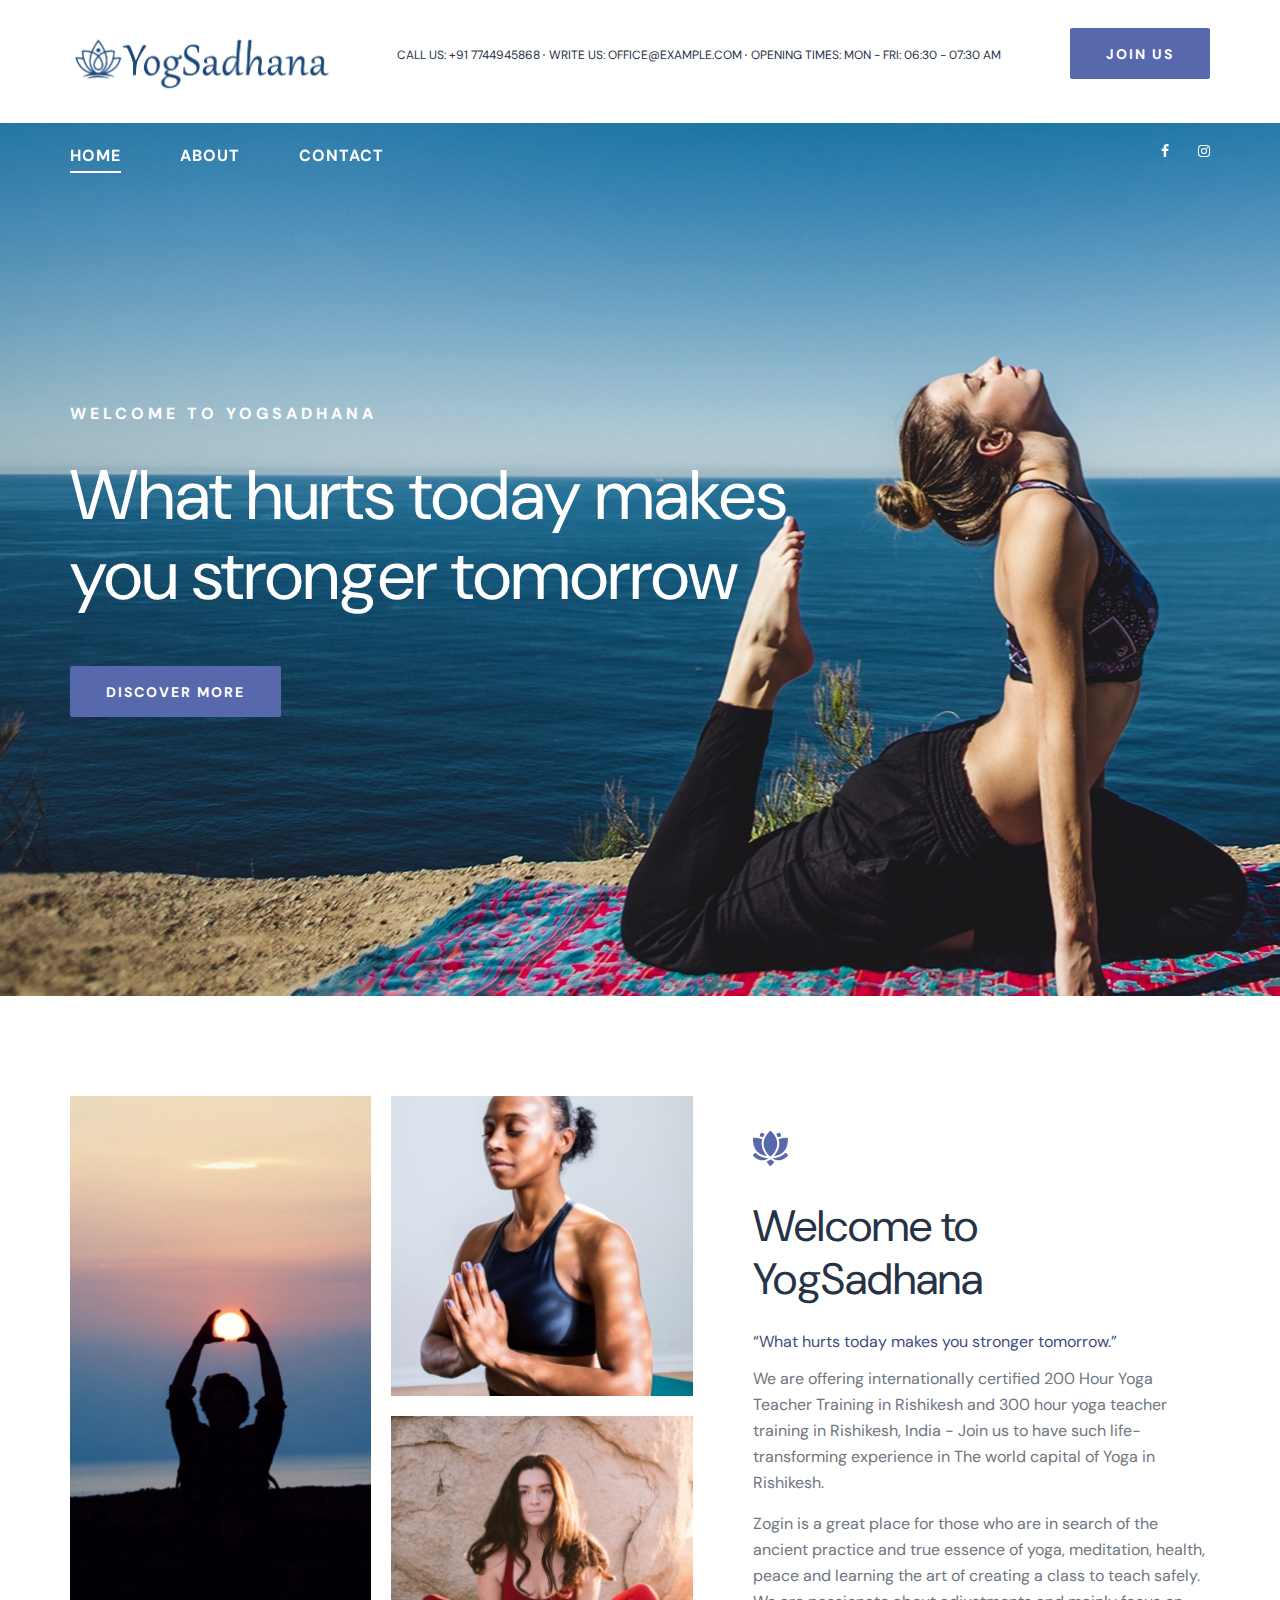
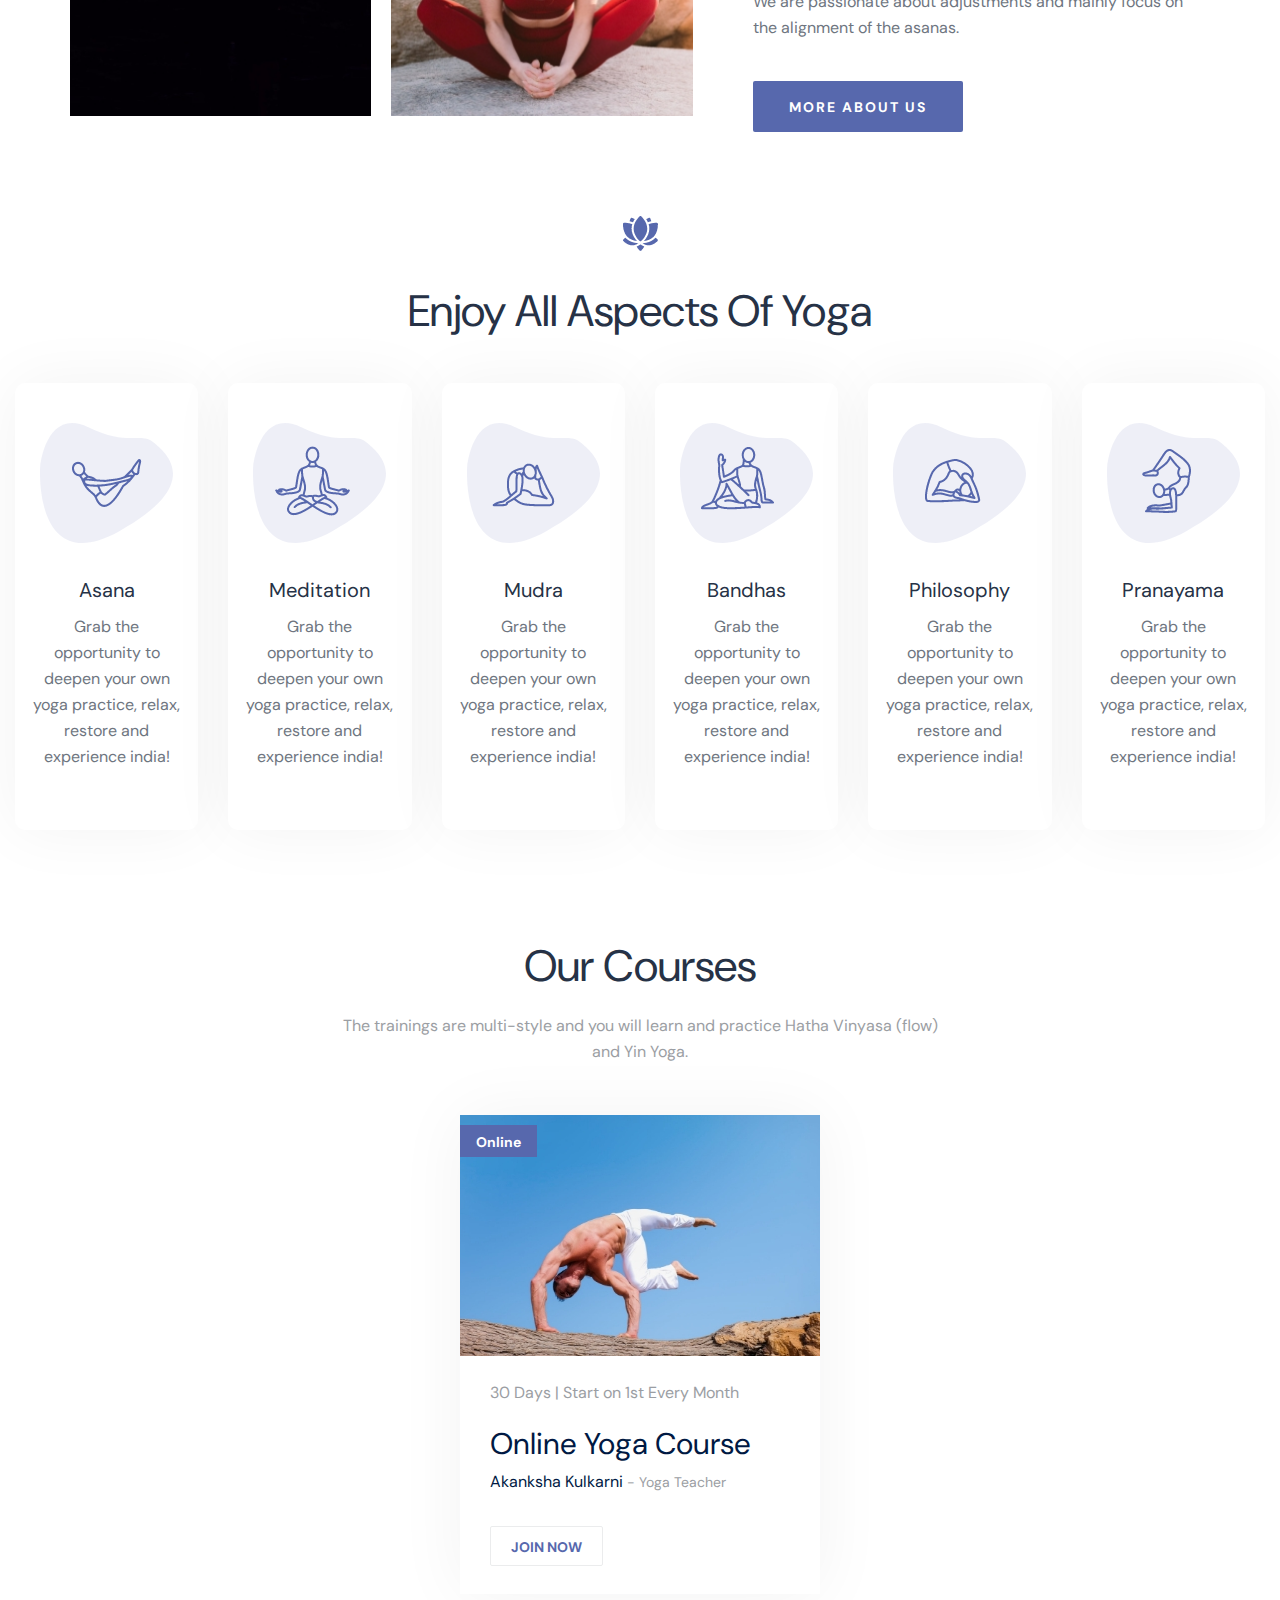
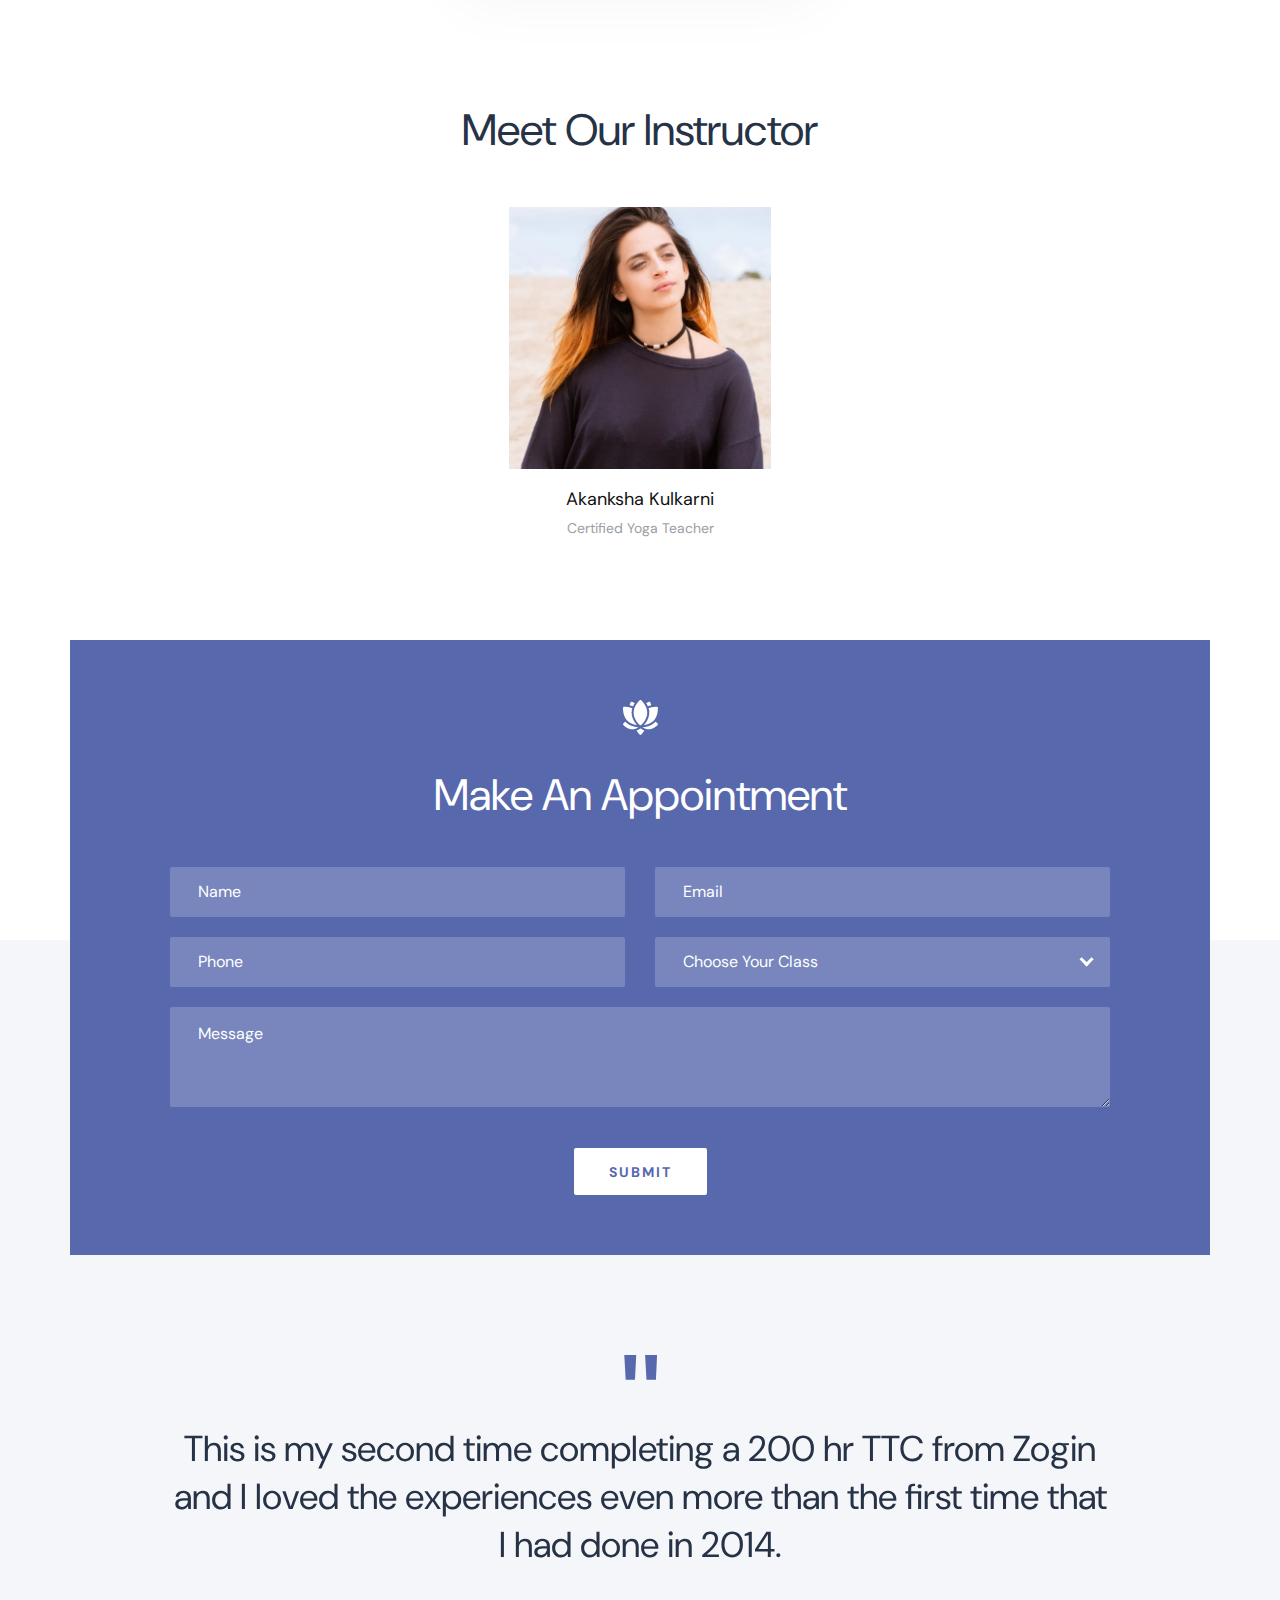
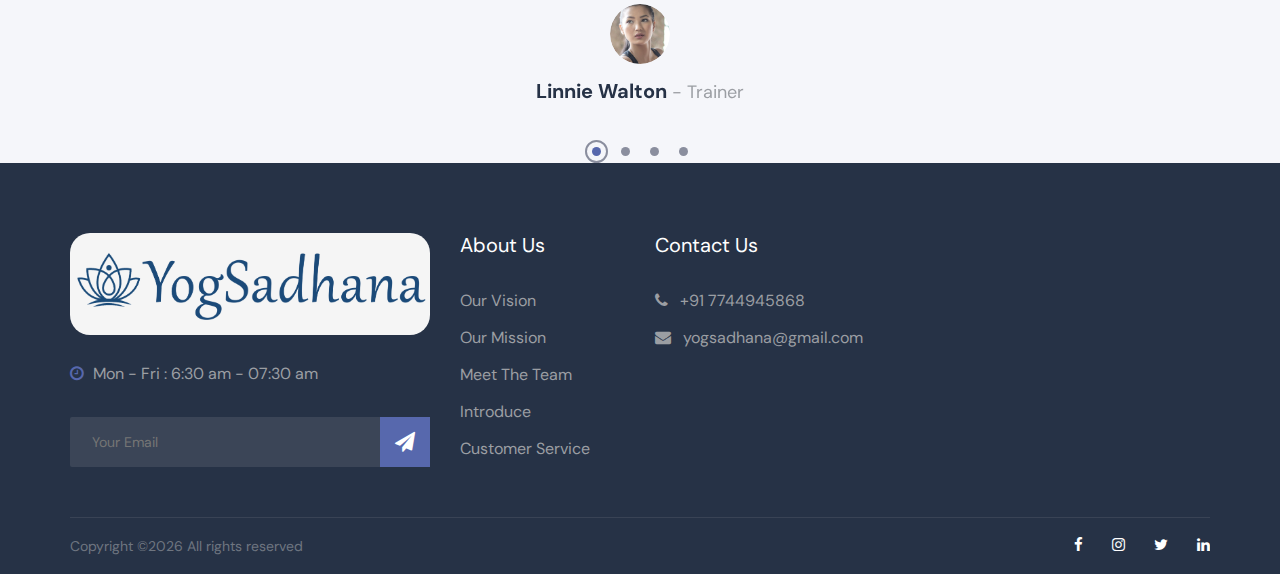
<file: index.html>
<!DOCTYPE html>
<html lang="zxx">

<head>
    <meta charset="UTF-8">
    <meta name="description" content="Directing Template">
    <meta name="keywords" content="Directing, unica, creative, html">
    <meta name="viewport" content="width=device-width, initial-scale=1.0">
    <meta http-equiv="X-UA-Compatible" content="ie=edge">
    <title>YogSadhana</title>

    <!-- Google Font -->
    <link href="https://fonts.googleapis.com/css2?family=DM+Sans:wght@400;500;700&display=swap" rel="stylesheet">

    <!-- Css Styles -->
    <link rel="stylesheet" href="css/bootstrap.min.css" type="text/css">
    <link rel="stylesheet" href="css/font-awesome.min.css" type="text/css">
    <link rel="stylesheet" href="css/elegant-icons.css" type="text/css">
    <link rel="stylesheet" href="css/nice-select.css" type="text/css">
    <link rel="stylesheet" href="css/barfiller.css" type="text/css">
    <link rel="stylesheet" href="css/owl.carousel.min.css" type="text/css">
    <link rel="stylesheet" href="css/slicknav.min.css" type="text/css">
    <link rel="stylesheet" href="css/style.css" type="text/css">
</head>

<body>
    <!-- Page Preloder -->
    <div id="preloder">
        <div class="loader"></div>
    </div>

    <!-- Offcanvas Menu Begin -->
    <div class="offcanvas-menu-overlay"></div>
    <div class="offcanvas-menu">
        <div class="offcanvas__logo">
            <a href="./index.html"><img src="img/yog-logo.png" alt=""></a>
        </div>
        <div id="mobile-menu-wrap"></div>
        <div class="offcanvas__widget">
            <ul>
                <li>CALL US: +91 7744945868</li>
                <li>WRITE US: OFFICE@EXAMPLE.COM</li>
                <li>OPENING TIMES: MON - FRI: 06:30 - 07:30 AM</li>
            </ul>
            <a href="#" class="primary-btn">JOIN US</a>
        </div>
        <nav class="header__menu">
            <ul class="mobile-menu">
                <li class="active"><a href="./index.html">Home</a></li>
                <!-- <li><a href="./about-us.html">About</a></li> -->
                <li><a href="#">About</a></li>
                <!-- <li><a href="./classes.html">Classes</a></li> -->
                <!-- <li><a href="#">Pages</a>
                    <ul class="dropdown">
                        <li><a href="./classes-details.html">Classes Details</a></li>
                        <li><a href="./blog-details.html">Blog Details</a></li>
                        <li><a href="./pricing.html">Pricing</a></li>
                        <li><a href="./faq.html">Faq</a></li>
                    </ul>
                </li> -->
                <!-- <li><a href="./blog.html">Blog</a></li> -->
                <!-- <li><a href="./contact.html">Contact</a></li> -->
                <li><a href="#">Contact</a></li>
            </ul>
        </nav>
        <div class="offcanvas__social">
            <a href="#"><i class="fa fa-facebook"></i></a>
            <!-- <a href="#"><i class="fa fa-twitter"></i></a> -->
            <a href="#"><i class="fa fa-instagram"></i></a>
            <!-- <a href="#"><i class="fa fa-linkedin"></i></a> -->
        </div>
    </div>
    <!-- Offcanvas Menu End -->

    <!-- Header Section Begin -->
    <header class="header">
        <div class="header__top">
            <div class="container">
                <div class="row">
                    <div class="col-lg-3 col-md-3">
                        <div class="header__logo">
                            <a href="./index.html"><img src="img/yog-logo.png" alt=""></a>
                        </div>
                    </div>
                    <div class="col-lg-9 col-md-9">
                        <div class="header__top__widget">
                            <ul>
                                <li>CALL US: +91 7744945868</li>
                                <li>WRITE US: OFFICE@EXAMPLE.COM</li>
                                <li>OPENING TIMES: MON - FRI: 06:30 - 07:30 AM</li>
                            </ul>
                            <a href="#" class="primary-btn">JOIN US</a>
                        </div>
                    </div>
                </div>
                <div class="canvas__open">
                    <i class="fa fa-bars"></i>
                </div>
            </div>
        </div>
        <div class="header__nav">
            <div class="container">
                <div class="row">
                    <div class="col-lg-9 col-md-9">
                        <nav class="header__menu">
                            <ul>
                                <li class="active"><a href="./index.html">Home</a></li>
                                <!-- <li><a href="./about-us.html">About</a></li> -->
                                <li><a href="#">About</a></li>
                                <!-- <li><a href="./classes.html">Classes</a></li>
                                <li><a href="#">Pages</a>
                                    <ul class="dropdown">
                                        <li><a href="./classes-details.html">Classes Details</a></li>
                                        <li><a href="./blog-details.html">Blog Details</a></li>
                                        <li><a href="./pricing.html">Pricing</a></li>
                                        <li><a href="./faq.html">Faq</a></li>
                                    </ul>
                                </li>
                                <li><a href="./blog.html">Blog</a></li> -->
                                <!-- <li><a href="./contact.html">Contact</a></li> -->
                                <li><a href="#">Contact</a></li>
                            </ul>
                        </nav>
                    </div>
                    <div class="col-lg-3 col-md-3">
                        <div class="header__social">
                            <a href="#"><i class="fa fa-facebook"></i></a>
                            <!-- <a href="#"><i class="fa fa-twitter"></i></a> -->
                            <a href="#"><i class="fa fa-instagram"></i></a>
                            <!-- <a href="#"><i class="fa fa-linkedin"></i></a> -->
                        </div>
                    </div>
                </div>
            </div>
        </div>
    </header>
    <!-- Header Section End -->

    <!-- Hero Section Begin -->
    <section class="hero">
        <div class="hero__sliders owl-carousel">
            <div class="hero__items set-bg" data-setbg="img/hero/hero-1.jpg">
                <div class="container">
                    <div class="row">
                        <div class="col-lg-8">
                            <div class="hero__text">
                                <span>Welcome to YogSadhana</span>
                                <h2>What hurts today makes you stronger tomorrow</h2>
                                <a href="#" class="primary-btn">DISCOVER MORE</a>
                            </div>
                        </div>
                    </div>
                </div>
            </div>
            <!-- <div class="hero__items set-bg" data-setbg="img/hero/hero-1.jpg">
                <div class="container">
                    <div class="row">
                        <div class="col-lg-8">
                            <div class="hero__text">
                                <span>Welcome to Zogin</span>
                                <h2>What hurts today makes you stronger tomorrow</h2>
                                <a href="#" class="primary-btn">DISCOVER MORE</a>
                            </div>
                        </div>
                    </div>
                </div>
            </div> -->
        </div>
    </section>
    <!-- Hero Section End -->

    <!-- About Section Begin -->
    <section class="home-about spad">
        <div class="container">
            <div class="row">
                <div class="col-lg-7">
                    <div class="home__about__pic">
                        <div class="home__about__pic__item large-item set-bg" data-setbg="img/about/about-1.jpg"></div>
                        <div class="home__about__pic__item">
                            <div class="home__about__pic__item__inner set-bg" data-setbg="img/about/about-2.jpg"></div>
                            <div class="home__about__pic__item__inner set-bg" data-setbg="img/about/about-3.jpg"></div>
                        </div>
                    </div>
                </div>
                <div class="col-lg-5">
                    <div class="home__about__text">
                        <div class="section-title">
                            <img src="img/icon.png" alt="">
                            <h2>Welcome to YogSadhana</h2>
                        </div>
                        <span>“What hurts today makes you stronger tomorrow.”</span>
                        <p>We are offering internationally certified 200 Hour Yoga Teacher Training in Rishikesh and 300
                            hour yoga teacher training in Rishikesh, India - Join us to have such life-transforming
                            experience in The world capital of Yoga in Rishikesh.</p>
                        <p class="para-2">Zogin is a great place for those who are in search of the ancient practice and
                            true essence of yoga, meditation, health, peace and learning the art of creating a class to
                            teach safely. We are passionate about adjustments and mainly focus on the alignment of the
                            asanas.</p>
                        <a href="#" class="primary-btn">MORE ABOUT US</a>
                    </div>
                </div>
            </div>
        </div>
    </section>
    <!-- About Section End -->

    <!-- Services Section Begin -->
    <section class="services spad">
        <div class="container">
            <div class="row">
                <div class="col-lg-12">
                    <div class="section-title">
                        <img src="img/icon.png" alt="">
                        <h2>Enjoy All Aspects Of Yoga</h2>
                    </div>
                </div>
            </div>
        </div>
        <div class="container-fluid">
            <div class="services__list">
                <div class="row">
                    <div class="col-xl-2 col-md-4 col-sm-6">
                        <div class="services__item">
                            <img src="img/services/services-1.png" alt="">
                            <h5>Asana</h5>
                            <p>Grab the opportunity to deepen your own yoga practice, relax, restore and experience
                                india!</p>
                        </div>
                    </div>
                    <div class="col-xl-2 col-md-4 col-sm-6">
                        <div class="services__item">
                            <img src="img/services/services-2.png" alt="">
                            <h5>Meditation</h5>
                            <p>Grab the opportunity to deepen your own yoga practice, relax, restore and experience
                                india!</p>
                        </div>
                    </div>
                    <div class="col-xl-2 col-md-4 col-sm-6">
                        <div class="services__item">
                            <img src="img/services/services-3.png" alt="">
                            <h5>Mudra</h5>
                            <p>Grab the opportunity to deepen your own yoga practice, relax, restore and experience
                                india!</p>
                        </div>
                    </div>
                    <div class="col-xl-2 col-md-4 col-sm-6">
                        <div class="services__item">
                            <img src="img/services/services-4.png" alt="">
                            <h5>Bandhas</h5>
                            <p>Grab the opportunity to deepen your own yoga practice, relax, restore and experience
                                india!</p>
                        </div>
                    </div>
                    <div class="col-xl-2 col-md-4 col-sm-6">
                        <div class="services__item">
                            <img src="img/services/services-5.png" alt="">
                            <h5>Philosophy</h5>
                            <p>Grab the opportunity to deepen your own yoga practice, relax, restore and experience
                                india!</p>
                        </div>
                    </div>
                    <div class="col-xl-2 col-md-4 col-sm-6">
                        <div class="services__item">
                            <img src="img/services/services-6.png" alt="">
                            <h5>Pranayama</h5>
                            <p>Grab the opportunity to deepen your own yoga practice, relax, restore and experience
                                india!</p>
                        </div>
                    </div>
                </div>
            </div>
        </div>
    </section>
    <!-- Services Section End -->

    <!-- Chooseus Section Begin -->
    <!-- <section class="chooseus spad">
        <div class="container">
            <div class="row">
                <div class="col-lg-6">
                    <div class="chooseus__text">
                        <h2>Why Choose Us</h2>
                        <p>We are offering internationally certified 200 Hour Yoga Teacher Training in Rishikesh and 300
                            hour yoga teacher training in Rishikesh, India - Join us to have such life-transforming
                            experience in The world capital of Yoga in Rishikesh.</p>
                    </div>
                    <div class="chooseus__item">
                        <div class="chooseus__item__icon">
                            <img src="img/chooseus/choose-1.png" alt="">
                        </div>
                        <div class="chooseus__item__text">
                            <h2 class="choose-counter">2146</h2>
                            <p>Students</p>
                        </div>
                    </div>
                    <div class="chooseus__item">
                        <div class="chooseus__item__icon">
                            <img src="img/chooseus/choose-2.png" alt="">
                        </div>
                        <div class="chooseus__item__text">
                            <h2 class="choose-counter">15</h2>
                            <p>Years Of Experience</p>
                        </div>
                    </div>
                    <div class="chooseus__item">
                        <div class="chooseus__item__icon">
                            <img src="img/chooseus/choose-3.png" alt="">
                        </div>
                        <div class="chooseus__item__text">
                            <h2 class="choose-counter">48</h2>
                            <p>Branches</p>
                        </div>
                    </div>
                    <div class="chooseus__item">
                        <div class="chooseus__item__icon">
                            <img src="img/chooseus/choose-4.png" alt="">
                        </div>
                        <div class="chooseus__item__text">
                            <h2 class="choose-counter">234</h2>
                            <p>Expert Staffs</p>
                        </div>
                    </div>
                </div>
                <div class="col-lg-6">
                    <div class="chooseus__pic">
                        <img src="img/chooseus/choose-pic.jpg" alt="">
                    </div>
                </div>
            </div>
        </div>
    </section> -->
    <!-- Chooseus Section End -->

    <!-- Classes Section Begin -->
    <section class="upcoming-classes spad">
        <div class="container">
            <div class="row">
                <div class="col-lg-12">
                    <div class="section-title normal-title">
                        <h2>Our Courses</h2>
                        <p>The trainings are multi-style and you will learn and practice Hatha Vinyasa (flow)<br /> and
                            Yin Yoga.</p>
                    </div>
                </div>
            </div>
            <div class="row d-flex justify-content-center">
                <div class="col-lg-4 col-md-6 col-sm-6">
                    <div class="classes__item">
                        <div class="classes__item__pic set-bg" data-setbg="img/classes/classes-1.jpg">
                            <!-- <span>20 Jun 2019</span> -->
                            <span>Online</span>
                        </div>
                        <div class="classes__item__text">
                            <p>30 Days | Start on 1st Every Month</p>
                            <!-- <h4><a href="#">Online Yoga Course</a></h4> --> 
                            <h3><a href="#">Online Yoga Course</a></h3>
                            <h6>Akanksha Kulkarni <span>- Yoga Teacher</span></h6>
                            <a href="#" class="class-btn">JOIN NOW</a>
                        </div>
                    </div>
                </div>
                <!-- <div class="col-lg-4 col-md-6 col-sm-6">
                    <div class="classes__item">
                        <div class="classes__item__pic set-bg" data-setbg="img/classes/classes-2.jpg">
                            <span>20 Jun 2019</span>
                        </div>
                        <div class="classes__item__text">
                            <p>14 Days | Start on 10th Every Month</p>
                            <h4><a href="#">200 Hour Yoga Course Rishikesh</a></h4>
                            <h6>Jordan Lawson <span>- Yoga Teacher</span></h6>
                            <a href="#" class="class-btn">JOIN NOW</a>
                        </div>
                    </div>
                </div>
                <div class="col-lg-4 col-md-6 col-sm-6">
                    <div class="classes__item">
                        <div class="classes__item__pic set-bg" data-setbg="img/classes/classes-3.jpg">
                            <span>20 Jun 2019</span>
                        </div>
                        <div class="classes__item__text">
                            <p>14 Days | Start on 10th Every Month</p>
                            <h4><a href="#">300 Hour Yoga Course Rishikesh</a></h4>
                            <h6>Jordan Lawson <span>- Yoga Teacher</span></h6>
                            <a href="#" class="class-btn">JOIN NOW</a>
                        </div>
                    </div>
                </div> -->
            </div>
        </div>
    </section>
    <!-- Classes Section End -->

    <!-- Gallery Section Begin -->
    <!-- <section class="gallery">
        <div class="container">
            <div class="row">
                <div class="col-lg-12">
                    <div class="section-title normal-title">
                        <h2>Our Gallery</h2>
                        <p>This is the beautiful yogi and yoginis that have shared their journey and growth with<br />
                            us. Take a look!</p>
                    </div>
                </div>
            </div>
        </div>
        <div class="container-fluid">
            <div class="row">
                <div class="col-lg-3 col-md-4 col-6 p-0">
                    <div class="gallery__pic">
                        <img src="img/gallery/gallery-1.jpg" alt="">
                    </div>
                </div>
                <div class="col-lg-3 col-md-4 col-6 p-0">
                    <div class="gallery__pic">
                        <img src="img/gallery/gallery-2.jpg" alt="">
                    </div>
                </div>
                <div class="col-lg-3 col-md-4 col-6 p-0">
                    <div class="gallery__pic">
                        <img src="img/gallery/gallery-3.jpg" alt="">
                    </div>
                </div>
                <div class="col-lg-3 col-md-4 col-6 p-0">
                    <div class="gallery__pic">
                        <img src="img/gallery/gallery-4.jpg" alt="">
                    </div>
                </div>
                <div class="col-lg-3 col-md-4 col-6 p-0">
                    <div class="gallery__pic">
                        <img src="img/gallery/gallery-5.jpg" alt="">
                    </div>
                </div>
                <div class="col-lg-3 col-md-4 col-6 p-0">
                    <div class="gallery__pic">
                        <img src="img/gallery/gallery-6.jpg" alt="">
                    </div>
                </div>
                <div class="col-lg-3 col-md-4 col-6 p-0">
                    <div class="gallery__pic">
                        <img src="img/gallery/gallery-7.jpg" alt="">
                    </div>
                </div>
                <div class="col-lg-3 col-md-4 col-6 p-0">
                    <div class="gallery__pic">
                        <img src="img/gallery/gallery-8.jpg" alt="">
                    </div>
                </div>
            </div>
        </div>
    </section> -->
    <!-- Gallery Section End -->

    <!-- Team Section Begin -->
    <section class="instructor spad">
        <div class="container">
            <div class="row">
                <div class="col-lg-12">
                    <div class="section-title normal-title">
                        <h2>Meet Our Instructor</h2>
                        <!-- <p>Our Indian and western teachers are highly qualified and will be happy to share this<br />
                            spiritual journey with you.</p> -->
                    </div>
                </div>
            </div>
            <div class="row d-flex justify-content-center">
                <div class="col-lg-3 col-md-1 col-sm-1">
                    <div class="instructor__item">
                        <div class="instructor__item__pic">
                            <img src="img/instructor/instructor-1.jpg" alt="">
                        </div>
                        <div class="instructor__item__text">
                            <h5>Akanksha Kulkarni</h5>
                            <span>Certified Yoga Teacher</span>
                        </div>
                    </div>
                </div>
                <!-- <div class="col-lg-3 col-md-4 col-sm-6">
                    <div class="instructor__item">
                        <div class="instructor__item__pic">
                            <img src="img/instructor/instructor-2.jpg" alt="">
                        </div>
                        <div class="instructor__item__text">
                            <h5>Rebecca James</h5>
                            <span>Yoga Trainer</span>
                        </div>
                    </div>
                </div> -->
                <!-- <div class="col-lg-3 col-md-4 col-sm-6">
                    <div class="instructor__item">
                        <div class="instructor__item__pic">
                            <img src="img/instructor/instructor-3.jpg" alt="">
                        </div>
                        <div class="instructor__item__text">
                            <h5>Melissa Smith</h5>
                            <span>Yoga Trainer</span>
                        </div>
                    </div>
                </div> -->
                <!-- <div class="col-lg-3 col-md-4 col-sm-6">
                    <div class="instructor__item">
                        <div class="instructor__item__pic">
                            <img src="img/instructor/instructor-4.jpg" alt="">
                        </div>
                        <div class="instructor__item__text">
                            <h5>Emily Walker</h5>
                            <span>Yoga Trainer</span>
                        </div>
                    </div>
                </div> -->
            </div>
        </div>
    </section>
    <!-- Team Section End -->

    <!-- Appoinment Section Begin -->
    <section class="appointment">
        <div class="container">
            <div class="appointment__text">
                <div class="row">
                    <div class="col-lg-12">
                        <div class="section-title">
                            <img src="img/icon-white.png" alt="">
                            <h2>Make An Appointment</h2>
                        </div>
                    </div>
                </div>
                <form action="#" class="appointment__form">
                    <div class="row">
                        <div class="col-lg-6">
                            <input type="text" placeholder="Name">
                        </div>
                        <div class="col-lg-6">
                            <input type="text" placeholder="Email">
                        </div>
                        <div class="col-lg-6">
                            <input type="text" placeholder="Phone">
                        </div>
                        <div class="col-lg-6">
                            <select class="class-select">
                                <option value="">Choose Your Class</option>
                            </select>
                        </div>
                        <div class="col-lg-12 text-center">
                            <textarea placeholder="Message"></textarea>
                            <button type="submit">Submit</button>
                        </div>
                    </div>
                </form>
            </div>
        </div>
    </section>
    <!-- Appoinment Section End -->

    <!-- Testimonial Section Begin -->
    <section class="testimonial spad">
        <div class="container">
            <div class="testimonial__slider owl-carousel">
                <div class="testimonial__item">
                    <div class="row d-flex justify-content-center">
                        <div class="col-lg-10">
                            <div class="testimonial__text">
                                <p>This is my second time completing a 200 hr TTC from Zogin and I loved the experiences
                                    even more than the first time that I had done in 2014.</p>
                                <img src="img/testimonial/testimonial-1.png" alt="">
                                <h5>Linnie Walton <span>- Trainer</span></h5>
                            </div>
                        </div>
                    </div>
                </div>
                <div class="testimonial__item">
                    <div class="row d-flex justify-content-center">
                        <div class="col-lg-10">
                            <div class="testimonial__text">
                                <p>This is my second time completing a 200 hr TTC from Zogin and I loved the experiences
                                    even more than the first time that I had done in 2015.</p>
                                <img src="img/testimonial/testimonial-1.png" alt="">
                                <h5>Linnie Walton <span>- Trainer</span></h5>
                            </div>
                        </div>
                    </div>
                </div>
                <div class="testimonial__item">
                    <div class="row d-flex justify-content-center">
                        <div class="col-lg-10">
                            <div class="testimonial__text">
                                <p>This is my second time completing a 200 hr TTC from Zogin and I loved the experiences
                                    even more than the first time that I had done in 2016.</p>
                                <img src="img/testimonial/testimonial-1.png" alt="">
                                <h5>Linnie Walton <span>- Trainer</span></h5>
                            </div>
                        </div>
                    </div>
                </div>
                <div class="testimonial__item">
                    <div class="row d-flex justify-content-center">
                        <div class="col-lg-10">
                            <div class="testimonial__text">
                                <p>This is my second time completing a 200 hr TTC from Zogin and I loved the experiences
                                    even more than the first time that I had done in 2017.</p>
                                <img src="img/testimonial/testimonial-1.png" alt="">
                                <h5>Linnie Walton <span>- Trainer</span></h5>
                            </div>
                        </div>
                    </div>
                </div>
            </div>
        </div>
    </section>
    <!-- Testimonial Section End -->

    <!-- Footer Section Begin -->
    <section class="footer">
        <div class="container">
            <div class="row">
                <div class="col-lg-4 col-md-6 col-sm-6">
                    <div class="footer__about">
                        <img src="img/yog-logo.png" alt="">
                        <ul>
                            <li><i class="fa fa-clock-o"></i> Mon - Fri : 6:30 am - 07:30 am</li>
                            <!-- <li><i class="fa fa-clock-o"></i> Sat - Sun: 8:30am - 05:45pm</li> -->
                        </ul>
                        <form action="#" class="subscribe-form">
                            <input type="text" placeholder="Your Email">
                            <button type="submit"><i class="fa fa-send"></i></button>
                        </form>
                    </div>
                </div>
                <!-- <div class="col-lg-2 offset-lg-1 col-md-3 col-sm-6">
                    <div class="footer__widget">
                        <h5>Inspiration</h5>
                        <ul>
                            <li><a href="#">Online Pilates</a></li>
                            <li><a href="#">Yoga for Beginners</a></li>
                            <li><a href="#">Online Pilates</a></li>
                            <li><a href="#">Online Yoga</a></li>
                            <li><a href="#">Conditioning</a></li>
                        </ul>
                    </div>
                </div> -->
                <div class="col-lg-2 col-md-3 col-sm-6">
                    <div class="footer__widget">
                        <h5>About Us</h5>
                        <ul>
                            <li><a href="#">Our Vision</a></li>
                            <li><a href="#">Our Mission</a></li>
                            <li><a href="#">Meet The Team</a></li>
                            <li><a href="#">Introduce</a></li>
                            <li><a href="#">Customer Service</a></li>
                        </ul>
                    </div>
                </div>
                <div class="col-lg-3 col-md-6 col-sm-6">
                    <div class="footer__widget">
                        <h5>Contact Us</h5>
                        <ul class="footer-address">
                            <li><i class="fa fa-phone"></i> +91 7744945868</li>
                            <li><i class="fa fa-envelope"></i> yogsadhana@gmail.com</li>
                            <!-- <li><i class="fa fa-location-arrow"></i> 828 Granville Lights Suite 466</li> -->
                        </ul>
                    </div>
                </div>
            </div>
            <div class="footer__copyright">
                <div class="row">
                    <div class="col-lg-6 col-md-6 col-sm-6">
                        <!-- Link back to Colorlib can't be removed. Template is licensed under CC BY 3.0. -->
                        <div class="footer__copyright__text">
                            <p>Copyright &copy;<script>document.write(new Date().getFullYear());</script> All rights reserved</p>
                        </div>
                        <!-- Link back to Colorlib can't be removed. Template is licensed under CC BY 3.0. -->
                    </div>
                    <div class="col-lg-6 col-md-6 col-sm-6">
                        <div class="footer__copyright__social">
                            <a href="#"><i class="fa fa-facebook"></i></a>
                            <a href="#"><i class="fa fa-instagram"></i></a>
                            <a href="#"><i class="fa fa-twitter"></i></a>
                            <a href="#"><i class="fa fa-linkedin"></i></a>
                        </div>
                    </div>
                </div>
            </div>
        </div>
    </section>
    <!-- Footer Section End -->

    <!-- Js Plugins -->
    <script src="js/jquery-3.3.1.min.js"></script>
    <script src="js/bootstrap.min.js"></script>
    <script src="js/jquery.nice-select.min.js"></script>
    <script src="js/jquery.barfiller.js"></script>
    <script src="js/jquery.slicknav.js"></script>
    <script src="js/owl.carousel.min.js"></script>
    <script src="js/main.js"></script>
</body>

</html>
</file>
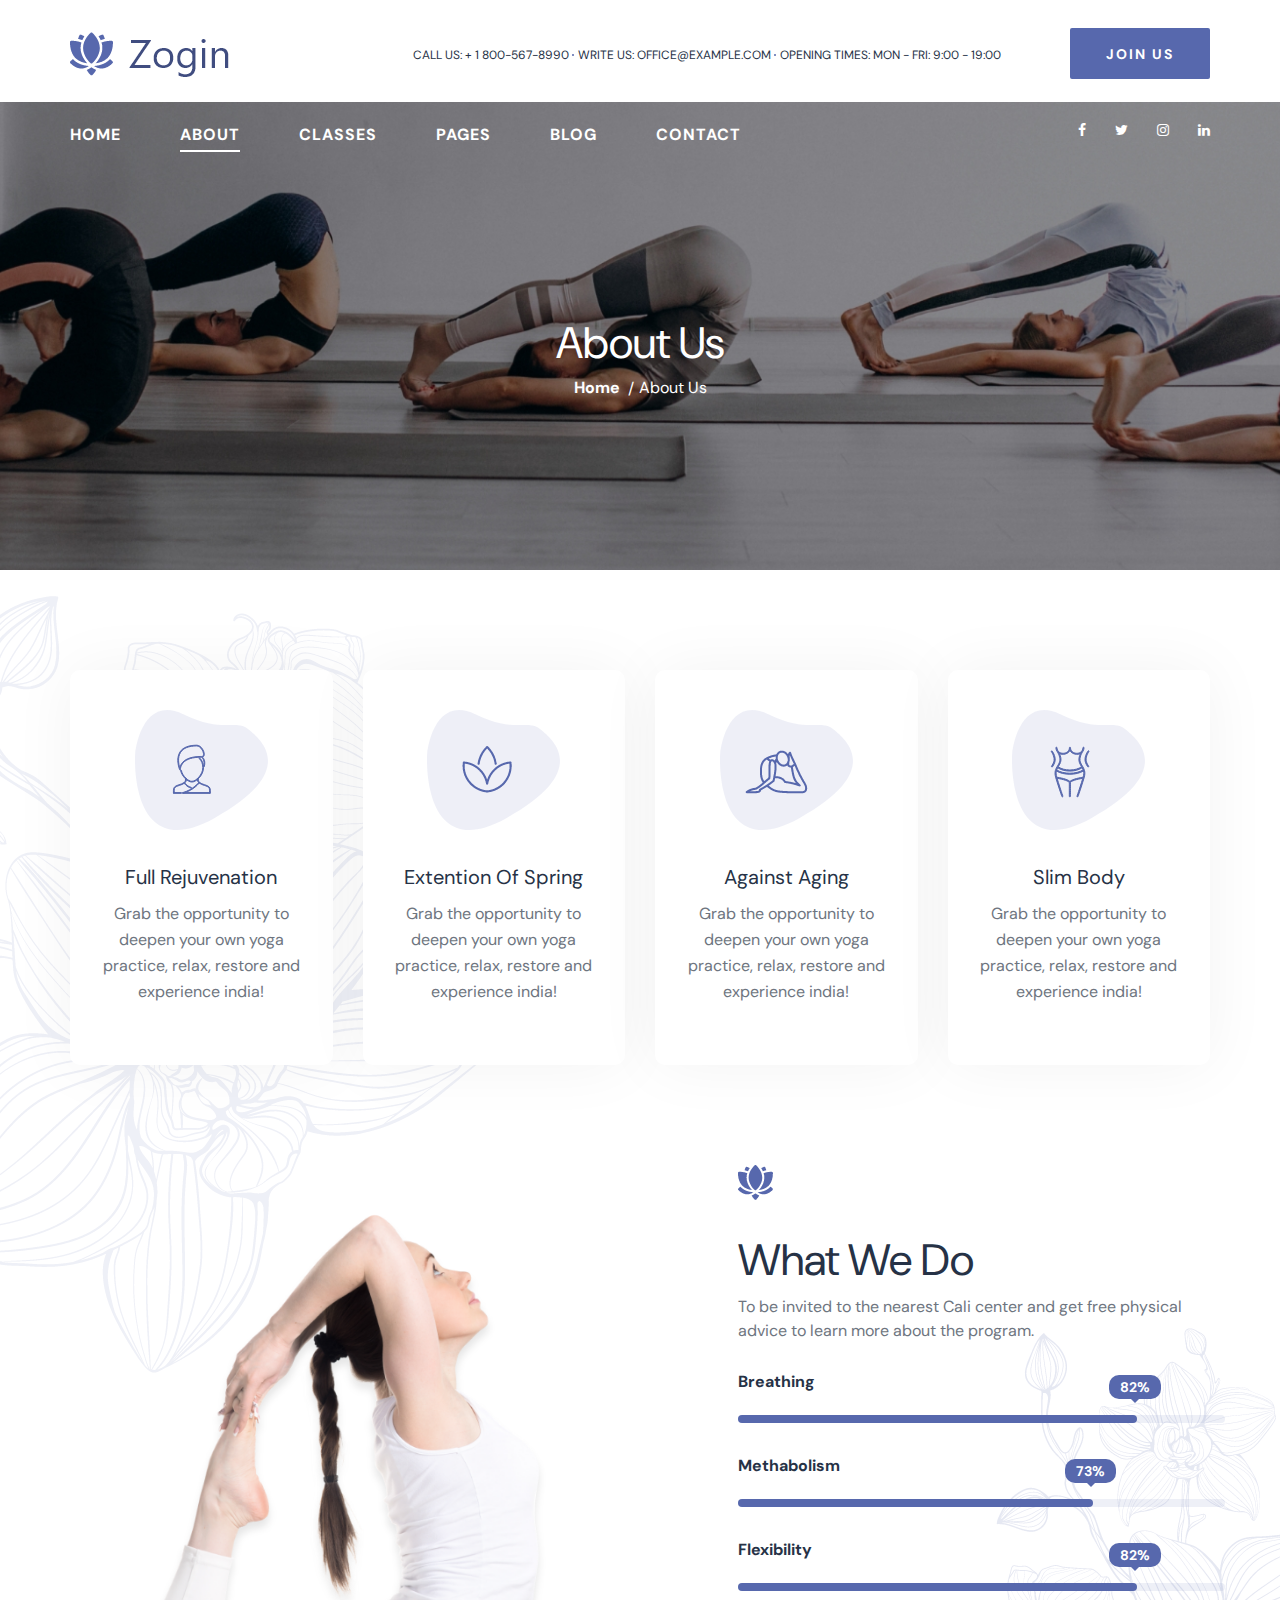
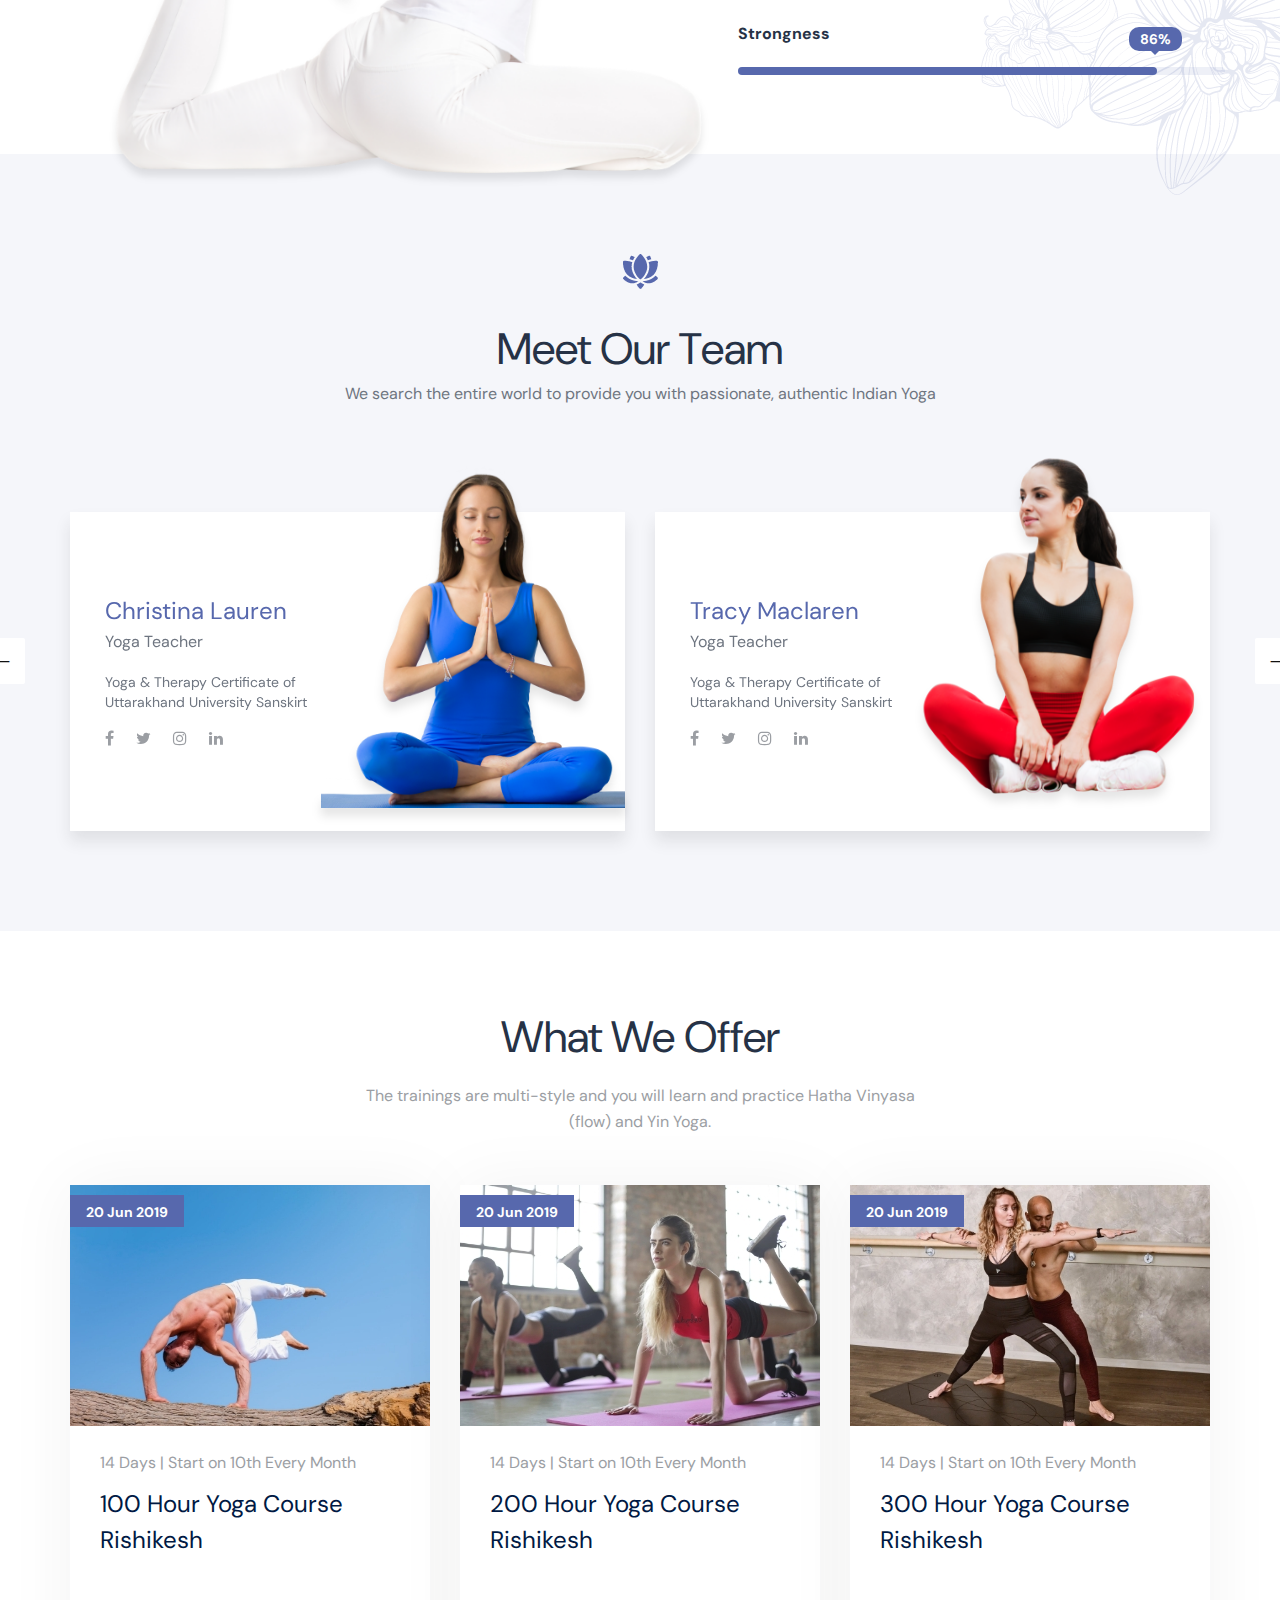
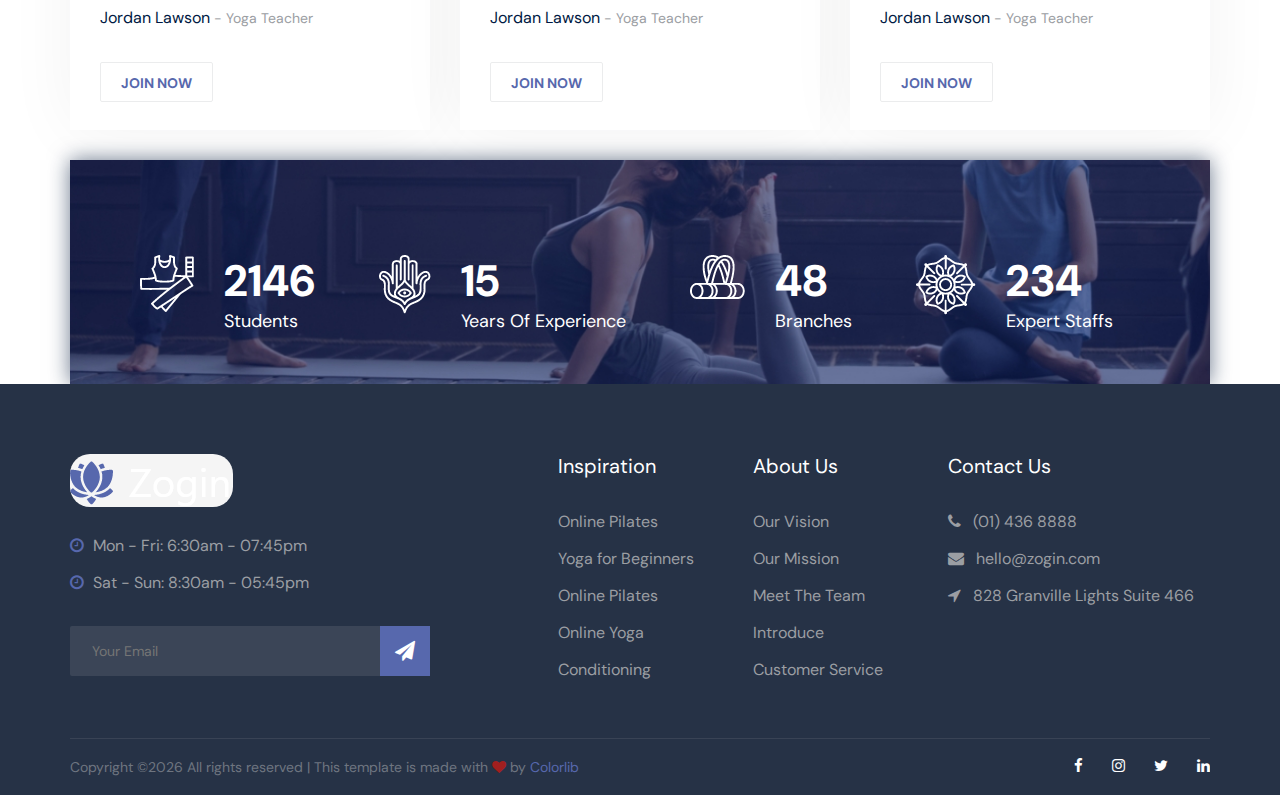
<file: about-us.html>
<!DOCTYPE html>
<html lang="zxx">

<head>
    <meta charset="UTF-8">
    <meta name="description" content="Directing Template">
    <meta name="keywords" content="Directing, unica, creative, html">
    <meta name="viewport" content="width=device-width, initial-scale=1.0">
    <meta http-equiv="X-UA-Compatible" content="ie=edge">
    <title>Zogin | Template</title>

    <!-- Google Font -->
    <link href="https://fonts.googleapis.com/css2?family=DM+Sans:wght@400;500;700&display=swap" rel="stylesheet">

    <!-- Css Styles -->
    <link rel="stylesheet" href="css/bootstrap.min.css" type="text/css">
    <link rel="stylesheet" href="css/font-awesome.min.css" type="text/css">
    <link rel="stylesheet" href="css/elegant-icons.css" type="text/css">
    <link rel="stylesheet" href="css/nice-select.css" type="text/css">
    <link rel="stylesheet" href="css/barfiller.css" type="text/css">
    <link rel="stylesheet" href="css/owl.carousel.min.css" type="text/css">
    <link rel="stylesheet" href="css/slicknav.min.css" type="text/css">
    <link rel="stylesheet" href="css/style.css" type="text/css">
</head>

<body>
    <!-- Page Preloder -->
    <div id="preloder">
        <div class="loader"></div>
    </div>

    <!-- Offcanvas Menu Begin -->
    <div class="offcanvas-menu-overlay"></div>
    <div class="offcanvas-menu">
        <div class="offcanvas__logo">
            <a href="./index.html"><img src="img/logo.png" alt=""></a>
        </div>
        <div id="mobile-menu-wrap"></div>
        <div class="offcanvas__widget">
            <ul>
                <li>CALL US: + 1 800-567-8990</li>
                <li>WRITE US: OFFICE@EXAMPLE.COM</li>
                <li>OPENING TIMES: MON - FRI: 9:00 - 19:00</li>
            </ul>
            <a href="#" class="primary-btn">JOIN US</a>
        </div>
        <nav class="header__menu">
            <ul class="mobile-menu">
                <li class="active"><a href="./index.html">Home</a></li>
                <li><a href="./about-us.html">About</a></li>
                <li><a href="./classes.html">Classes</a></li>
                <li><a href="#">Pages</a>
                    <ul class="dropdown">
                        <li><a href="./classes-details.html">Classes Details</a></li>
                        <li><a href="./blog-details.html">Blog Details</a></li>
                        <li><a href="./pricing.html">Pricing</a></li>
                        <li><a href="./faq.html">Faq</a></li>
                    </ul>
                </li>
                <li><a href="./blog.html">Blog</a></li>
                <li><a href="./contact.html">Contact</a></li>
            </ul>
        </nav>
        <div class="offcanvas__social">
            <a href="#"><i class="fa fa-facebook"></i></a>
            <a href="#"><i class="fa fa-twitter"></i></a>
            <a href="#"><i class="fa fa-instagram"></i></a>
            <a href="#"><i class="fa fa-linkedin"></i></a>
        </div>
    </div>
    <!-- Offcanvas Menu End -->

    <!-- Header Section Begin -->
    <header class="header">
        <div class="header__top">
            <div class="container">
                <div class="row">
                    <div class="col-lg-3 col-md-3">
                        <div class="header__logo">
                            <a href="./index.html"><img src="img/logo.png" alt=""></a>
                        </div>
                    </div>
                    <div class="col-lg-9 col-md-9">
                        <div class="header__top__widget">
                            <ul>
                                <li>CALL US: + 1 800-567-8990</li>
                                <li>WRITE US: OFFICE@EXAMPLE.COM</li>
                                <li>OPENING TIMES: MON - FRI: 9:00 - 19:00</li>
                            </ul>
                            <a href="#" class="primary-btn">JOIN US</a>
                        </div>
                    </div>
                </div>
                <div class="canvas__open">
                    <i class="fa fa-bars"></i>
                </div>
            </div>
        </div>
        <div class="header__nav">
            <div class="container">
                <div class="row">
                    <div class="col-lg-9 col-md-9">
                        <nav class="header__menu">
                            <ul>
                                <li><a href="./index.html">Home</a></li>
                                <li class="active"><a href="./about-us.html">About</a></li>
                                <li><a href="./classes.html">Classes</a></li>
                                <li><a href="#">Pages</a>
                                    <ul class="dropdown">
                                        <li><a href="./classes-details.html">Classes Details</a></li>
                                        <li><a href="./blog-details.html">Blog Details</a></li>
                                        <li><a href="./pricing.html">Pricing</a></li>
                                        <li><a href="./faq.html">Faq</a></li>
                                    </ul>
                                </li>
                                <li><a href="./blog.html">Blog</a></li>
                                <li><a href="./contact.html">Contact</a></li>
                            </ul>
                        </nav>
                    </div>
                    <div class="col-lg-3 col-md-3">
                        <div class="header__social">
                            <a href="#"><i class="fa fa-facebook"></i></a>
                            <a href="#"><i class="fa fa-twitter"></i></a>
                            <a href="#"><i class="fa fa-instagram"></i></a>
                            <a href="#"><i class="fa fa-linkedin"></i></a>
                        </div>
                    </div>
                </div>
            </div>
        </div>
    </header>
    <!-- Header Section End -->

    <!-- Breadcrumb Begin -->
    <section class="breadcrumb-option set-bg" data-setbg="img/breadcrumb.jpg">
        <div class="container">
            <div class="row">
                <div class="col-lg-12">
                    <div class="breadcrumb__text">
                        <h2>About Us</h2>
                        <div class="breadcrumb__widget">
                            <a href="./index.html">Home</a>
                            <span>About Us</span>
                        </div>
                    </div>
                </div>
            </div>
        </div>
    </section>
    <!-- Breadcrumb End -->

    <!-- About Section Begin -->
    <section class="about spad">
        <div class="container">
            <div class="about__services">
                <div class="row">
                    <div class="col-lg-3 col-md-4 col-sm-6">
                        <div class="services__item">
                            <img src="img/about/af-1.png" alt="">
                            <h5>Full Rejuvenation</h5>
                            <p>Grab the opportunity to deepen your own yoga practice, relax, restore and experience india!</p>
                        </div>
                    </div>
                    <div class="col-lg-3 col-md-4 col-sm-6">
                        <div class="services__item">
                            <img src="img/about/af-2.png" alt="">
                            <h5>Extention Of Spring</h5>
                            <p>Grab the opportunity to deepen your own yoga practice, relax, restore and experience
                                india!</p>
                        </div>
                    </div>
                    <div class="col-lg-3 col-md-4 col-sm-6">
                        <div class="services__item">
                            <img src="img/about/af-3.png" alt="">
                            <h5>Against Aging</h5>
                            <p>Grab the opportunity to deepen your own yoga practice, relax, restore and experience
                                india!</p>
                        </div>
                    </div>
                    <div class="col-lg-3 col-md-4 col-sm-6">
                        <div class="services__item">
                            <img src="img/about/af-4.png" alt="">
                            <h5>Slim Body</h5>
                            <p>Grab the opportunity to deepen your own yoga practice, relax, restore and experience india!</p>
                        </div>
                    </div>
                </div>
            </div>
            <div class="row">
                <div class="col-lg-7 p-0">
                    <div class="about__pic">
                        <img src="img/about/about-page-pic.png" alt="">
                    </div>
                </div>
                <div class="col-lg-5 p-0">
                    <div class="about__text">
                        <div class="section-title">
                            <img src="img/icon.png" alt="">
                            <h2>What We Do</h2>
                            <p>To be invited to the nearest Cali center and get free physical advice to learn more about
                                the program.</p>
                        </div>
                        <div class="about__bar">
                            <div class="about__bar__item">
                                <p>Breathing</p>
                                <div id="bar1" class="barfiller">
                                    <span class="tip"></span>
                                    <span class="fill" data-percentage="82"></span>
                                </div>
                            </div>
                            <div class="about__bar__item">
                                <p>Methabolism</p>
                                <div id="bar2" class="barfiller">
                                    <span class="tip"></span>
                                    <span class="fill" data-percentage="73"></span>
                                </div>
                            </div>
                            <div class="about__bar__item">
                                <p>Flexibility</p>
                                <div id="bar3" class="barfiller">
                                    <span class="tip"></span>
                                    <span class="fill" data-percentage="82"></span>
                                </div>
                            </div>
                            <div class="about__bar__item">
                                <p>Strongness</p>
                                <div id="bar4" class="barfiller">
                                    <span class="tip"></span>
                                    <span class="fill" data-percentage="86"></span>
                                </div>
                            </div>
                        </div>
                    </div>
                </div>
            </div>
        </div>
    </section>
    <!-- About Section End -->

    <!-- Team Section Begin -->
    <section class="team spad">
        <div class="container">
            <div class="row">
                <div class="col-lg-12">
                    <div class="section-title">
                        <img src="img/icon.png" alt="">
                        <h2>Meet Our Team</h2>
                        <p>We search the entire world to provide you with passionate, authentic Indian Yoga</p>
                    </div>
                </div>
            </div>
            <div class="row">
                <div class="team__slider owl-carousel">
                    <div class="col-lg-6">
                        <div class="team__item">
                            <div class="team__item__pic">
                                <img src="img/team/team-1.png" alt="">
                            </div>
                            <div class="team__item__text">
                                <div class="team__item__title">
                                    <h4>Christina Lauren</h4>
                                    <span>Yoga Teacher</span>
                                </div>
                                <p>Yoga & Therapy Certificate of<br /> Uttarakhand University Sanskirt</p>
                                <div class="team__item__social">
                                    <a href="#"><i class="fa fa-facebook"></i></a>
                                    <a href="#"><i class="fa fa-twitter"></i></a>
                                    <a href="#"><i class="fa fa-instagram"></i></a>
                                    <a href="#"><i class="fa fa-linkedin"></i></a>
                                </div>
                            </div>
                        </div>
                    </div>
                    <div class="col-lg-6">
                        <div class="team__item">
                            <div class="team__item__pic">
                                <img src="img/team/team-2.png" alt="">
                            </div>
                            <div class="team__item__text">
                                <div class="team__item__title">
                                    <h4>Tracy Maclaren</h4>
                                    <span>Yoga Teacher</span>
                                </div>
                                <p>Yoga & Therapy Certificate of<br /> Uttarakhand University Sanskirt</p>
                                <div class="team__item__social">
                                    <a href="#"><i class="fa fa-facebook"></i></a>
                                    <a href="#"><i class="fa fa-twitter"></i></a>
                                    <a href="#"><i class="fa fa-instagram"></i></a>
                                    <a href="#"><i class="fa fa-linkedin"></i></a>
                                </div>
                            </div>
                        </div>
                    </div>
                    <div class="col-lg-6">
                        <div class="team__item">
                            <div class="team__item__pic">
                                <img src="img/team/team-2.png" alt="">
                            </div>
                            <div class="team__item__text">
                                <div class="team__item__title">
                                    <h4>Tracy Maclaren</h4>
                                    <span>Yoga Teacher</span>
                                </div>
                                <p>Yoga & Therapy Certificate of<br /> Uttarakhand University Sanskirt</p>
                                <div class="team__item__social">
                                    <a href="#"><i class="fa fa-facebook"></i></a>
                                    <a href="#"><i class="fa fa-twitter"></i></a>
                                    <a href="#"><i class="fa fa-instagram"></i></a>
                                    <a href="#"><i class="fa fa-linkedin"></i></a>
                                </div>
                            </div>
                        </div>
                    </div>
                </div>
            </div>
        </div>
    </section>
    <!-- Team Section End -->

    <!-- Classes Section Begin -->
    <section class="upcoming-classes spad">
        <div class="container">
            <div class="row">
                <div class="col-lg-12">
                    <div class="section-title normal-title">
                        <h2>What We Offer</h2>
                        <p>The trainings are multi-style and you will learn and practice Hatha Vinyasa<br /> (flow) and
                            Yin Yoga.</p>
                    </div>
                </div>
            </div>
            <div class="row">
                <div class="col-lg-4 col-md-6">
                    <div class="classes__item">
                        <div class="classes__item__pic set-bg" data-setbg="img/classes/classes-1.jpg">
                            <span>20 Jun 2019</span>
                        </div>
                        <div class="classes__item__text">
                            <p>14 Days | Start on 10th Every Month</p>
                            <h4><a href="#">100 Hour Yoga Course Rishikesh</a></h4>
                            <h6>Jordan Lawson <span>- Yoga Teacher</span></h6>
                            <a href="#" class="class-btn">JOIN NOW</a>
                        </div>
                    </div>
                </div>
                <div class="col-lg-4 col-md-6">
                    <div class="classes__item">
                        <div class="classes__item__pic set-bg" data-setbg="img/classes/classes-2.jpg">
                            <span>20 Jun 2019</span>
                        </div>
                        <div class="classes__item__text">
                            <p>14 Days | Start on 10th Every Month</p>
                            <h4><a href="#">200 Hour Yoga Course Rishikesh</a></h4>
                            <h6>Jordan Lawson <span>- Yoga Teacher</span></h6>
                            <a href="#" class="class-btn">JOIN NOW</a>
                        </div>
                    </div>
                </div>
                <div class="col-lg-4 col-md-6">
                    <div class="classes__item">
                        <div class="classes__item__pic set-bg" data-setbg="img/classes/classes-3.jpg">
                            <span>20 Jun 2019</span>
                        </div>
                        <div class="classes__item__text">
                            <p>14 Days | Start on 10th Every Month</p>
                            <h4><a href="#">300 Hour Yoga Course Rishikesh</a></h4>
                            <h6>Jordan Lawson <span>- Yoga Teacher</span></h6>
                            <a href="#" class="class-btn">JOIN NOW</a>
                        </div>
                    </div>
                </div>
            </div>
        </div>
    </section>
    <!-- Classes Section End -->

    <!-- Counter Begin -->
    <div class="counter spad">
        <div class="container">
            <div class="counter__text set-bg" data-setbg="img/counter/counter-bg.jpg">
                <div class="counter__item">
                    <div class="counter__item__icon">
                        <img src="img/counter/counter-1.png" alt="">
                    </div>
                    <div class="counter__item__text">
                        <h2>2146</h2>
                        <p>Students</p>
                    </div>
                </div>
                <div class="counter__item">
                    <div class="counter__item__icon">
                        <img src="img/counter/counter-2.png" alt="">
                    </div>
                    <div class="counter__item__text">
                        <h2>15</h2>
                        <p>Years Of Experience</p>
                    </div>
                </div>
                <div class="counter__item">
                    <div class="counter__item__icon">
                        <img src="img/counter/counter-3.png" alt="">
                    </div>
                    <div class="counter__item__text">
                        <h2>48</h2>
                        <p>Branches</p>
                    </div>
                </div>
                <div class="counter__item">
                    <div class="counter__item__icon">
                        <img src="img/counter/counter-4.png" alt="">
                    </div>
                    <div class="counter__item__text">
                        <h2>234</h2>
                        <p>Expert Staffs</p>
                    </div>
                </div>
            </div>
        </div>
    </div>
    <!-- Counter End -->

    <!-- Footer Section Begin -->
    <section class="footer">
        <div class="container">
            <div class="row">
                <div class="col-lg-4 col-md-6 col-sm-6">
                    <div class="footer__about">
                        <img src="img/footer-logo.png" alt="">
                        <ul>
                            <li><i class="fa fa-clock-o"></i> Mon - Fri: 6:30am - 07:45pm</li>
                            <li><i class="fa fa-clock-o"></i> Sat - Sun: 8:30am - 05:45pm</li>
                        </ul>
                        <form action="#" class="subscribe-form">
                            <input type="text" placeholder="Your Email">
                            <button type="submit"><i class="fa fa-send"></i></button>
                        </form>
                    </div>
                </div>
                <div class="col-lg-2 offset-lg-1 col-md-3 col-sm-6">
                    <div class="footer__widget">
                        <h5>Inspiration</h5>
                        <ul>
                            <li><a href="#">Online Pilates</a></li>
                            <li><a href="#">Yoga for Beginners</a></li>
                            <li><a href="#">Online Pilates</a></li>
                            <li><a href="#">Online Yoga</a></li>
                            <li><a href="#">Conditioning</a></li>
                        </ul>
                    </div>
                </div>
                <div class="col-lg-2 col-md-3 col-sm-6">
                    <div class="footer__widget">
                        <h5>About Us</h5>
                        <ul>
                            <li><a href="#">Our Vision</a></li>
                            <li><a href="#">Our Mission</a></li>
                            <li><a href="#">Meet The Team</a></li>
                            <li><a href="#">Introduce</a></li>
                            <li><a href="#">Customer Service</a></li>
                        </ul>
                    </div>
                </div>
                <div class="col-lg-3 col-md-6 col-sm-6">
                    <div class="footer__widget">
                        <h5>Contact Us</h5>
                        <ul class="footer-address">
                            <li><i class="fa fa-phone"></i> (01) 436 8888</li>
                            <li><i class="fa fa-envelope"></i> hello@zogin.com</li>
                            <li><i class="fa fa-location-arrow"></i> 828 Granville Lights Suite 466</li>
                        </ul>
                    </div>
                </div>
            </div>
            <div class="footer__copyright">
                <div class="row">
                    <div class="col-lg-6 col-md-6 col-sm-6">
                        <!-- Link back to Colorlib can't be removed. Template is licensed under CC BY 3.0. -->
                        <div class="footer__copyright__text">
                            <p>Copyright &copy;<script>document.write(new Date().getFullYear());</script> All rights reserved | This template is made with <i class="fa fa-heart" aria-hidden="true"></i> by <a href="https://colorlib.com" target="_blank">Colorlib</a></p>
                        </div>
                        <!-- Link back to Colorlib can't be removed. Template is licensed under CC BY 3.0. -->
                    </div>
                    <div class="col-lg-6 col-md-6 col-sm-6">
                        <div class="footer__copyright__social">
                            <a href="#"><i class="fa fa-facebook"></i></a>
                            <a href="#"><i class="fa fa-instagram"></i></a>
                            <a href="#"><i class="fa fa-twitter"></i></a>
                            <a href="#"><i class="fa fa-linkedin"></i></a>
                        </div>
                    </div>
                </div>
            </div>
        </div>
    </section>
    <!-- Footer Section End -->

    <!-- Js Plugins -->
    <script src="js/jquery-3.3.1.min.js"></script>
    <script src="js/bootstrap.min.js"></script>
    <script src="js/jquery.nice-select.min.js"></script>
    <script src="js/jquery.barfiller.js"></script>
    <script src="js/jquery.slicknav.js"></script>
    <script src="js/owl.carousel.min.js"></script>
    <script src="js/main.js"></script>
</body>

</html>
</file>
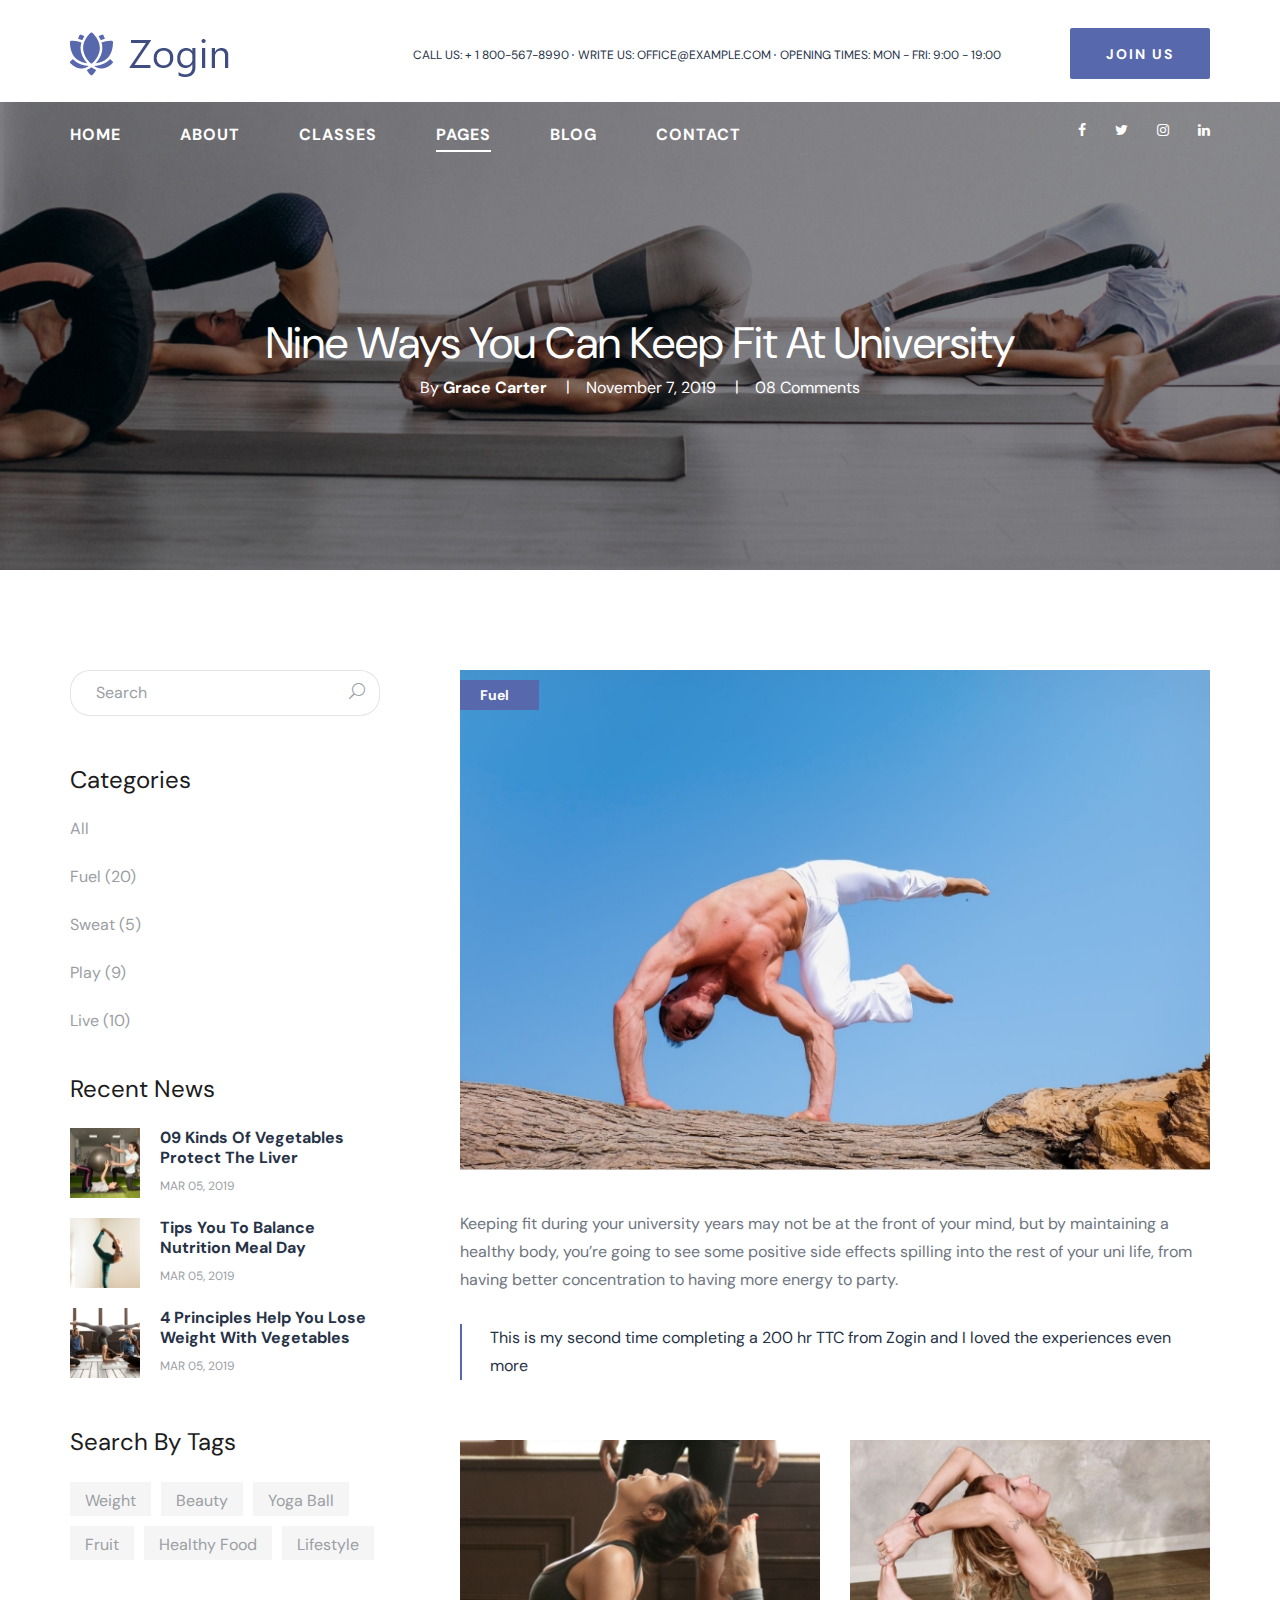
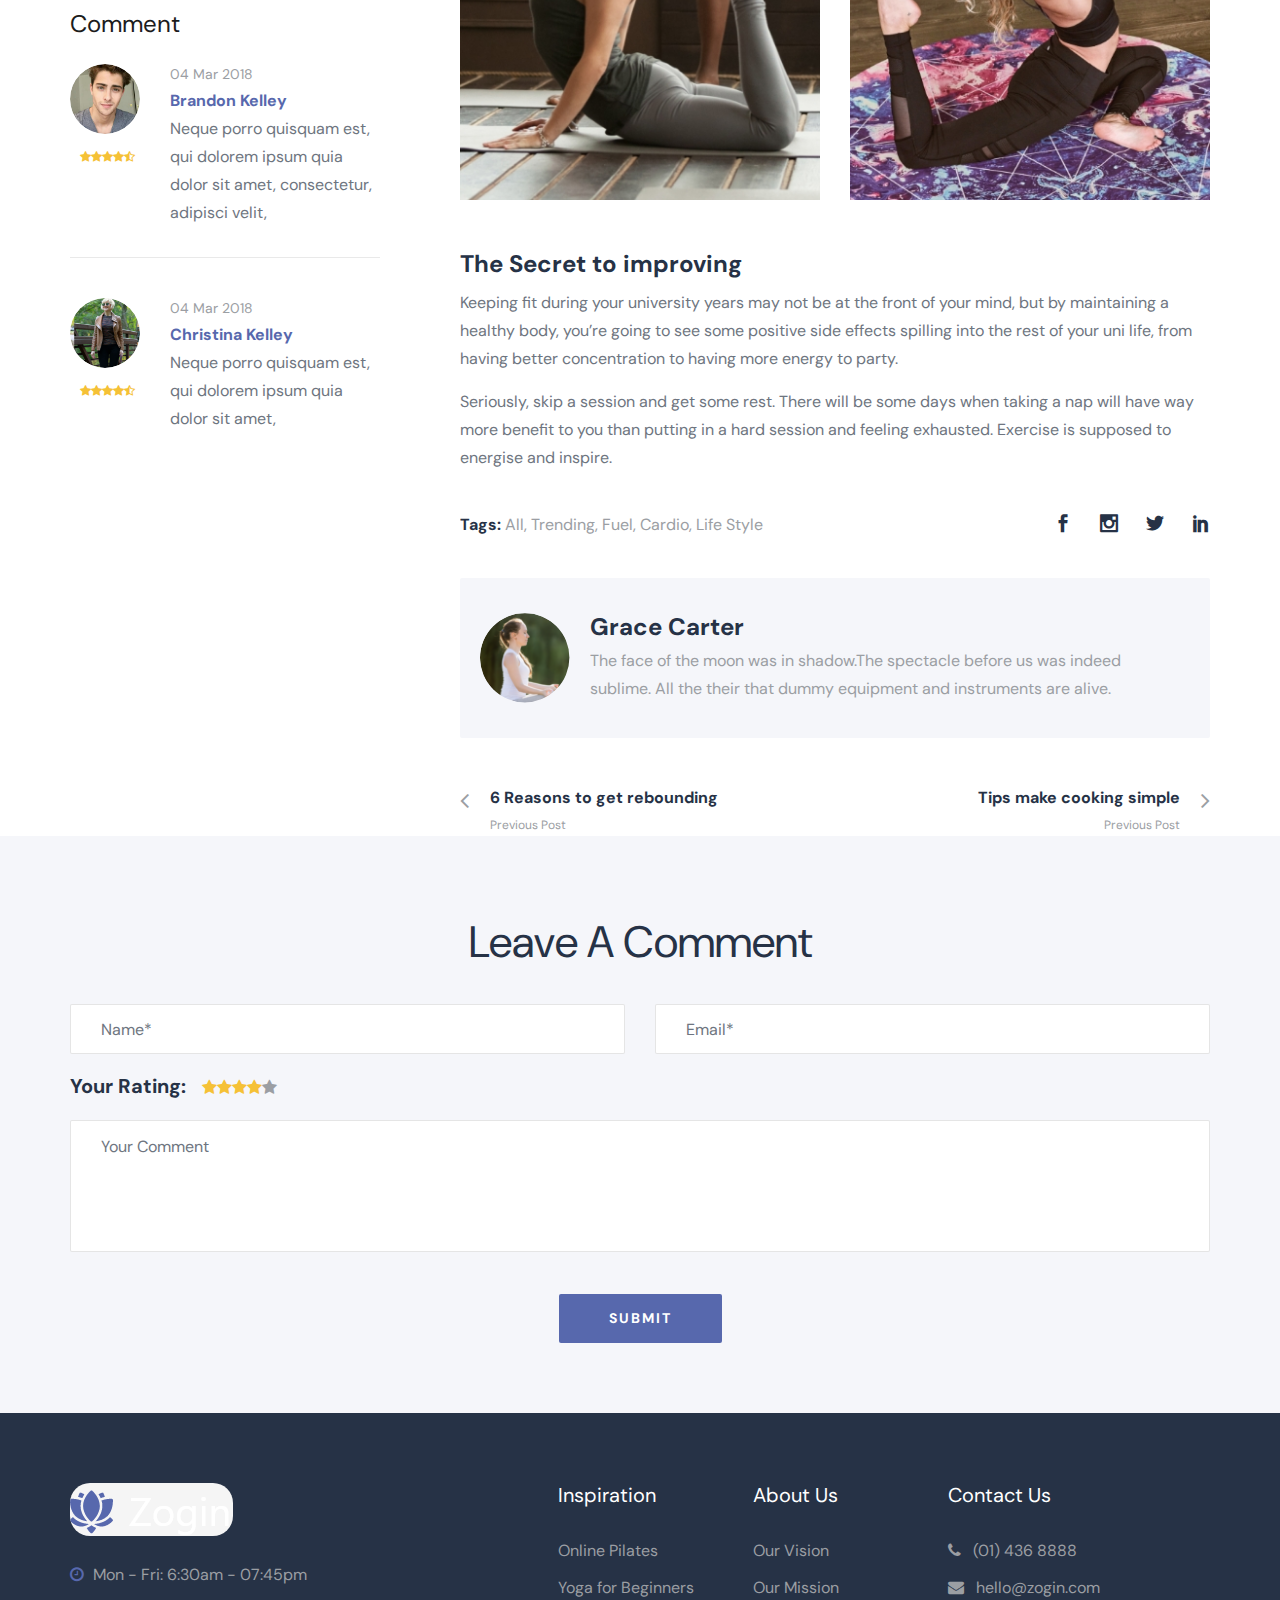
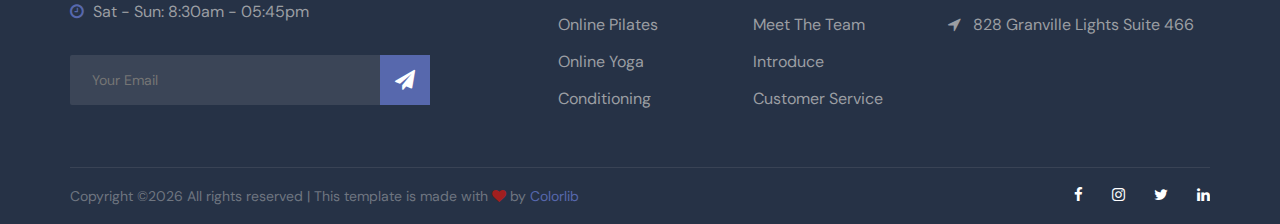
<file: blog-details.html>
<!DOCTYPE html>
<html lang="zxx">

<head>
    <meta charset="UTF-8">
    <meta name="description" content="Directing Template">
    <meta name="keywords" content="Directing, unica, creative, html">
    <meta name="viewport" content="width=device-width, initial-scale=1.0">
    <meta http-equiv="X-UA-Compatible" content="ie=edge">
    <title>Zogin | Template</title>

    <!-- Google Font -->
    <link href="https://fonts.googleapis.com/css2?family=DM+Sans:wght@400;500;700&display=swap" rel="stylesheet">

    <!-- Css Styles -->
    <link rel="stylesheet" href="css/bootstrap.min.css" type="text/css">
    <link rel="stylesheet" href="css/font-awesome.min.css" type="text/css">
    <link rel="stylesheet" href="css/elegant-icons.css" type="text/css">
    <link rel="stylesheet" href="css/nice-select.css" type="text/css">
    <link rel="stylesheet" href="css/barfiller.css" type="text/css">
    <link rel="stylesheet" href="css/owl.carousel.min.css" type="text/css">
    <link rel="stylesheet" href="css/slicknav.min.css" type="text/css">
    <link rel="stylesheet" href="css/style.css" type="text/css">
</head>

<body>
    <!-- Page Preloder -->
    <div id="preloder">
        <div class="loader"></div>
    </div>

    <!-- Offcanvas Menu Begin -->
    <div class="offcanvas-menu-overlay"></div>
    <div class="offcanvas-menu">
        <div class="offcanvas__logo">
            <a href="./index.html"><img src="img/logo.png" alt=""></a>
        </div>
        <div id="mobile-menu-wrap"></div>
        <div class="offcanvas__widget">
            <ul>
                <li>CALL US: + 1 800-567-8990</li>
                <li>WRITE US: OFFICE@EXAMPLE.COM</li>
                <li>OPENING TIMES: MON - FRI: 9:00 - 19:00</li>
            </ul>
            <a href="#" class="primary-btn">JOIN US</a>
        </div>
        <nav class="header__menu">
            <ul class="mobile-menu">
                <li class="active"><a href="./index.html">Home</a></li>
                <li><a href="./about-us.html">About</a></li>
                <li><a href="./classes.html">Classes</a></li>
                <li><a href="#">Pages</a>
                    <ul class="dropdown">
                        <li><a href="./classes-details.html">Classes Details</a></li>
                        <li><a href="./blog-details.html">Blog Details</a></li>
                        <li><a href="./pricing.html">Pricing</a></li>
                        <li><a href="./faq.html">Faq</a></li>
                    </ul>
                </li>
                <li><a href="./blog.html">Blog</a></li>
                <li><a href="./contact.html">Contact</a></li>
            </ul>
        </nav>
        <div class="offcanvas__social">
            <a href="#"><i class="fa fa-facebook"></i></a>
            <a href="#"><i class="fa fa-twitter"></i></a>
            <a href="#"><i class="fa fa-instagram"></i></a>
            <a href="#"><i class="fa fa-linkedin"></i></a>
        </div>
    </div>
    <!-- Offcanvas Menu End -->

    <!-- Header Section Begin -->
    <header class="header">
        <div class="header__top">
            <div class="container">
                <div class="row">
                    <div class="col-lg-3 col-md-3">
                        <div class="header__logo">
                            <a href="./index.html"><img src="img/logo.png" alt=""></a>
                        </div>
                    </div>
                    <div class="col-lg-9 col-md-9">
                        <div class="header__top__widget">
                            <ul>
                                <li>CALL US: + 1 800-567-8990</li>
                                <li>WRITE US: OFFICE@EXAMPLE.COM</li>
                                <li>OPENING TIMES: MON - FRI: 9:00 - 19:00</li>
                            </ul>
                            <a href="#" class="primary-btn">JOIN US</a>
                        </div>
                    </div>
                </div>
                <div class="canvas__open">
                    <i class="fa fa-bars"></i>
                </div>
            </div>
        </div>
        <div class="header__nav">
            <div class="container">
                <div class="row">
                    <div class="col-lg-9 col-md-9">
                        <nav class="header__menu">
                            <ul>
                                <li><a href="./index.html">Home</a></li>
                                <li><a href="./about-us.html">About</a></li>
                                <li><a href="./classes.html">Classes</a></li>
                                <li class="active"><a href="#">Pages</a>
                                    <ul class="dropdown">
                                        <li><a href="./classes-details.html">Classes Details</a></li>
                                        <li><a href="./blog-details.html">Blog Details</a></li>
                                        <li><a href="./pricing.html">Pricing</a></li>
                                        <li><a href="./faq.html">Faq</a></li>
                                    </ul>
                                </li>
                                <li><a href="./blog.html">Blog</a></li>
                                <li><a href="./contact.html">Contact</a></li>
                            </ul>
                        </nav>
                    </div>
                    <div class="col-lg-3 col-md-3">
                        <div class="header__social">
                            <a href="#"><i class="fa fa-facebook"></i></a>
                            <a href="#"><i class="fa fa-twitter"></i></a>
                            <a href="#"><i class="fa fa-instagram"></i></a>
                            <a href="#"><i class="fa fa-linkedin"></i></a>
                        </div>
                    </div>
                </div>
            </div>
        </div>
    </header>
    <!-- Header Section End -->

    <!-- Blog Hero Begin -->
    <section class="breadcrumb-option blog-hero set-bg" data-setbg="img/breadcrumb.jpg">
        <div class="container">
            <div class="row">
                <div class="col-lg-12">
                    <div class="blog__hero__text">
                        <h2>Nine Ways You Can Keep Fit At University</h2>
                        <ul>
                            <li>By <span>Grace Carter</span></li>
                            <li>November 7, 2019</li>
                            <li>08 Comments</li>
                        </ul>
                    </div>
                </div>
            </div>
        </div>
    </section>
    <!-- Blog Hero End -->

    <!-- Blog Details Section Begin -->
    <section class="blog-details spad">
        <div class="container">
            <div class="row">
                <div class="col-lg-4 order-lg-1 order-2">
                    <div class="blog__sidebar">
                        <div class="blog__sidebar__search">
                            <form action="#">
                                <input type="text" placeholder="Search">
                                <button><span class="icon_search"></span></button>
                            </form>
                        </div>
                        <div class="blog__sidebar__categories">
                            <h4>Categories</h4>
                            <ul>
                                <li><a href="#">All</a></li>
                                <li><a href="#">Fuel (20)</a></li>
                                <li><a href="#">Sweat (5)</a></li>
                                <li><a href="#">Play (9)</a></li>
                                <li><a href="#">Live (10)</a></li>
                            </ul>
                        </div>
                        <div class="blog__sidebar__recent">
                            <h4>Recent News</h4>
                            <div class="blog__recent__item">
                                <div class="blog__recent__item__pic">
                                    <img src="img/blog/br-1.jpg" alt="">
                                </div>
                                <div class="blog__recent__item__text">
                                    <h6>09 Kinds Of Vegetables Protect The Liver</h6>
                                    <span>MAR 05, 2019</span>
                                </div>
                            </div>
                            <div class="blog__recent__item">
                                <div class="blog__recent__item__pic">
                                    <img src="img/blog/br-2.jpg" alt="">
                                </div>
                                <div class="blog__recent__item__text">
                                    <h6>Tips You To Balance Nutrition Meal Day</h6>
                                    <span>MAR 05, 2019</span>
                                </div>
                            </div>
                            <div class="blog__recent__item">
                                <div class="blog__recent__item__pic">
                                    <img src="img/blog/br-3.jpg" alt="">
                                </div>
                                <div class="blog__recent__item__text">
                                    <h6>4 Principles Help You Lose Weight With Vegetables</h6>
                                    <span>MAR 05, 2019</span>
                                </div>
                            </div>
                        </div>
                        <div class="blog__sidebar__tags">
                            <h4>Search By Tags</h4>
                            <a href="#">Weight</a>
                            <a href="#">Beauty</a>
                            <a href="#">Yoga Ball</a>
                            <a href="#">Fruit</a>
                            <a href="#">Healthy Food</a>
                            <a href="#">Lifestyle</a>
                        </div>
                        <div class="blog__sidebar__comment">
                            <h4>Comment</h4>
                            <div class="classes__sidebar__comment">
                                <div class="classes__sidebar__comment__pic">
                                    <img src="img/classes-details/comment-1.png" alt="">
                                    <div class="classes__sidebar__comment__rating">
                                        <i class="fa fa-star"></i>
                                        <i class="fa fa-star"></i>
                                        <i class="fa fa-star"></i>
                                        <i class="fa fa-star"></i>
                                        <i class="fa fa-star-half-o"></i>
                                    </div>
                                </div>
                                <div class="classes__sidebar__comment__text">
                                    <span>04 Mar 2018</span>
                                    <h6>Brandon Kelley</h6>
                                    <p>Neque porro quisquam est, qui dolorem ipsum quia dolor sit amet, consectetur,
                                        adipisci velit,</p>
                                </div>
                            </div>
                            <div class="classes__sidebar__comment">
                                <div class="classes__sidebar__comment__pic">
                                    <img src="img/classes-details/comment-2.png" alt="">
                                    <div class="classes__sidebar__comment__rating">
                                        <i class="fa fa-star"></i>
                                        <i class="fa fa-star"></i>
                                        <i class="fa fa-star"></i>
                                        <i class="fa fa-star"></i>
                                        <i class="fa fa-star-half-o"></i>
                                    </div>
                                </div>
                                <div class="classes__sidebar__comment__text">
                                    <span>04 Mar 2018</span>
                                    <h6>Christina Kelley</h6>
                                    <p>Neque porro quisquam est, qui dolorem ipsum quia dolor sit amet,</p>
                                </div>
                            </div>
                        </div>
                    </div>
                </div>
                <div class="col-lg-8 order-lg-2 order-1">
                    <div class="blog__details">
                        <div class="blog__details__large">
                            <img src="img/blog/details/blog-large.jpg" alt="">
                            <span>Fuel</span>
                        </div>
                        <div class="blog__details__text">
                            <p>Keeping fit during your university years may not be at the front of your mind, but by
                                maintaining a healthy body, you’re going to see some positive side effects spilling into
                                the rest of your uni life, from having better concentration to having more energy to
                                party. </p>
                        </div>
                        <div class="blog__details__quote">
                            <p>This is my second time completing a 200 hr TTC from Zogin and I loved the experiences
                                even more</p>
                        </div>
                        <div class="blog__details__pic">
                            <div class="row">
                                <div class="col-lg-6 col-md-6">
                                    <img src="img/blog/details/bd-1.jpg" alt="">
                                </div>
                                <div class="col-lg-6 col-md-6">
                                    <img src="img/blog/details/bd-2.jpg" alt="">
                                </div>
                            </div>
                        </div>
                        <div class="blog__details__desc">
                            <h4>The Secret to improving</h4>
                            <p>Keeping fit during your university years may not be at the front of your mind, but by
                                maintaining a healthy body, you’re going to see some positive side effects spilling into
                                the rest of your uni life, from having better concentration to having more energy to
                                party.</p>
                            <p>Seriously, skip a session and get some rest. There will be some days when taking a nap
                                will have way more benefit to you than putting in a hard session and feeling exhausted.
                                Exercise is supposed to energise and inspire.</p>
                        </div>
                        <div class="blog__details__tags__share">
                            <p><span>Tags:</span> All, Trending, Fuel, Cardio, Life Style</p>
                            <div class="blog__details__share">
                                <a href="#"><span class="social_facebook"></span></a>
                                <a href="#"><span class="social_instagram"></span></a>
                                <a href="#"><span class="social_twitter"></span></a>
                                <a href="#"><span class="social_linkedin"></span></a>
                            </div>
                        </div>
                        <div class="blog__details__author">
                            <div class="blog__details__author__pic">
                                <img src="img/blog/details/blog-posted.png" alt="">
                            </div>
                            <div class="blog__details__author__text">
                                <h4>Grace Carter</h4>
                                <p>The face of the moon was in shadow.The spectacle before us was indeed sublime. All
                                    the their that dummy equipment and instruments are alive.</p>
                            </div>
                        </div>
                        <div class="row">
                            <div class="col-lg-6 col-md-6">
                                <a href="#" class="blog__previous__btn">
                                    <i class="fa fa-angle-left"></i>
                                    <h6>6 Reasons to get rebounding</h6>
                                    <span>Previous Post</span>
                                </a>
                            </div>
                            <div class="col-lg-6 col-md-6">
                                <a href="#" class="blog__next__btn">
                                    <i class="fa fa-angle-right"></i>
                                    <h6>Tips make cooking simple</h6>
                                    <span>Previous Post</span>
                                </a>
                            </div>
                        </div>
                    </div>
                </div>
            </div>
        </div>
    </section>
    <!-- Blog Details Section End -->

    <!-- Leave Comment Begin -->
    <div class="leave-comment spad">
        <div class="container">
            <div class="row">
                <div class="col-lg-12">
                    <div class="leave__comment__text">
                        <h2>Leave A Comment</h2>
                        <form action="#">
                            <div class="row">
                                <div class="col-lg-6 col-md-6">
                                    <input type="text" placeholder="Name*">
                                </div>
                                <div class="col-lg-6 col-md-6">
                                    <input type="text" placeholder="Email*">
                                </div>
                                <div class="col-lg-12">
                                    <div class="leave__comment__rating">
                                        <h5>Your Rating:</h5>
                                        <i class="fa fa-star"></i>
                                        <i class="fa fa-star"></i>
                                        <i class="fa fa-star"></i>
                                        <i class="fa fa-star"></i>
                                        <i class="fa fa-star"></i>
                                    </div>
                                </div>
                                <div class="col-lg-12 text-center">
                                    <textarea placeholder="Your Comment"></textarea>
                                    <button type="submit" class="site-btn">Submit</button>
                                </div>
                            </div>
                        </form>
                    </div>
                </div>
            </div>
        </div>
    </div>
    <!-- Leave Comment End -->

    <!-- Footer Section Begin -->
    <section class="footer">
        <div class="container">
            <div class="row">
                <div class="col-lg-4 col-md-6 col-sm-6">
                    <div class="footer__about">
                        <img src="img/footer-logo.png" alt="">
                        <ul>
                            <li><i class="fa fa-clock-o"></i> Mon - Fri: 6:30am - 07:45pm</li>
                            <li><i class="fa fa-clock-o"></i> Sat - Sun: 8:30am - 05:45pm</li>
                        </ul>
                        <form action="#" class="subscribe-form">
                            <input type="text" placeholder="Your Email">
                            <button type="submit"><i class="fa fa-send"></i></button>
                        </form>
                    </div>
                </div>
                <div class="col-lg-2 offset-lg-1 col-md-3 col-sm-6">
                    <div class="footer__widget">
                        <h5>Inspiration</h5>
                        <ul>
                            <li><a href="#">Online Pilates</a></li>
                            <li><a href="#">Yoga for Beginners</a></li>
                            <li><a href="#">Online Pilates</a></li>
                            <li><a href="#">Online Yoga</a></li>
                            <li><a href="#">Conditioning</a></li>
                        </ul>
                    </div>
                </div>
                <div class="col-lg-2 col-md-3 col-sm-6">
                    <div class="footer__widget">
                        <h5>About Us</h5>
                        <ul>
                            <li><a href="#">Our Vision</a></li>
                            <li><a href="#">Our Mission</a></li>
                            <li><a href="#">Meet The Team</a></li>
                            <li><a href="#">Introduce</a></li>
                            <li><a href="#">Customer Service</a></li>
                        </ul>
                    </div>
                </div>
                <div class="col-lg-3 col-md-6 col-sm-6">
                    <div class="footer__widget">
                        <h5>Contact Us</h5>
                        <ul class="footer-address">
                            <li><i class="fa fa-phone"></i> (01) 436 8888</li>
                            <li><i class="fa fa-envelope"></i> hello@zogin.com</li>
                            <li><i class="fa fa-location-arrow"></i> 828 Granville Lights Suite 466</li>
                        </ul>
                    </div>
                </div>
            </div>
            <div class="footer__copyright">
                <div class="row">
                    <div class="col-lg-6 col-md-6 col-sm-6">
                        <!-- Link back to Colorlib can't be removed. Template is licensed under CC BY 3.0. -->
                        <div class="footer__copyright__text">
                            <p>Copyright &copy;<script>document.write(new Date().getFullYear());</script> All rights reserved | This template is made with <i class="fa fa-heart" aria-hidden="true"></i> by <a href="https://colorlib.com" target="_blank">Colorlib</a></p>
                        </div>
                        <!-- Link back to Colorlib can't be removed. Template is licensed under CC BY 3.0. -->
                    </div>
                    <div class="col-lg-6 col-md-6 col-sm-6">
                        <div class="footer__copyright__social">
                            <a href="#"><i class="fa fa-facebook"></i></a>
                            <a href="#"><i class="fa fa-instagram"></i></a>
                            <a href="#"><i class="fa fa-twitter"></i></a>
                            <a href="#"><i class="fa fa-linkedin"></i></a>
                        </div>
                    </div>
                </div>
            </div>
        </div>
    </section>
    <!-- Footer Section End -->

    <!-- Js Plugins -->
    <script src="js/jquery-3.3.1.min.js"></script>
    <script src="js/bootstrap.min.js"></script>
    <script src="js/jquery.nice-select.min.js"></script>
    <script src="js/jquery.barfiller.js"></script>
    <script src="js/jquery.slicknav.js"></script>
    <script src="js/owl.carousel.min.js"></script>
    <script src="js/main.js"></script>
</body>

</html>
</file>
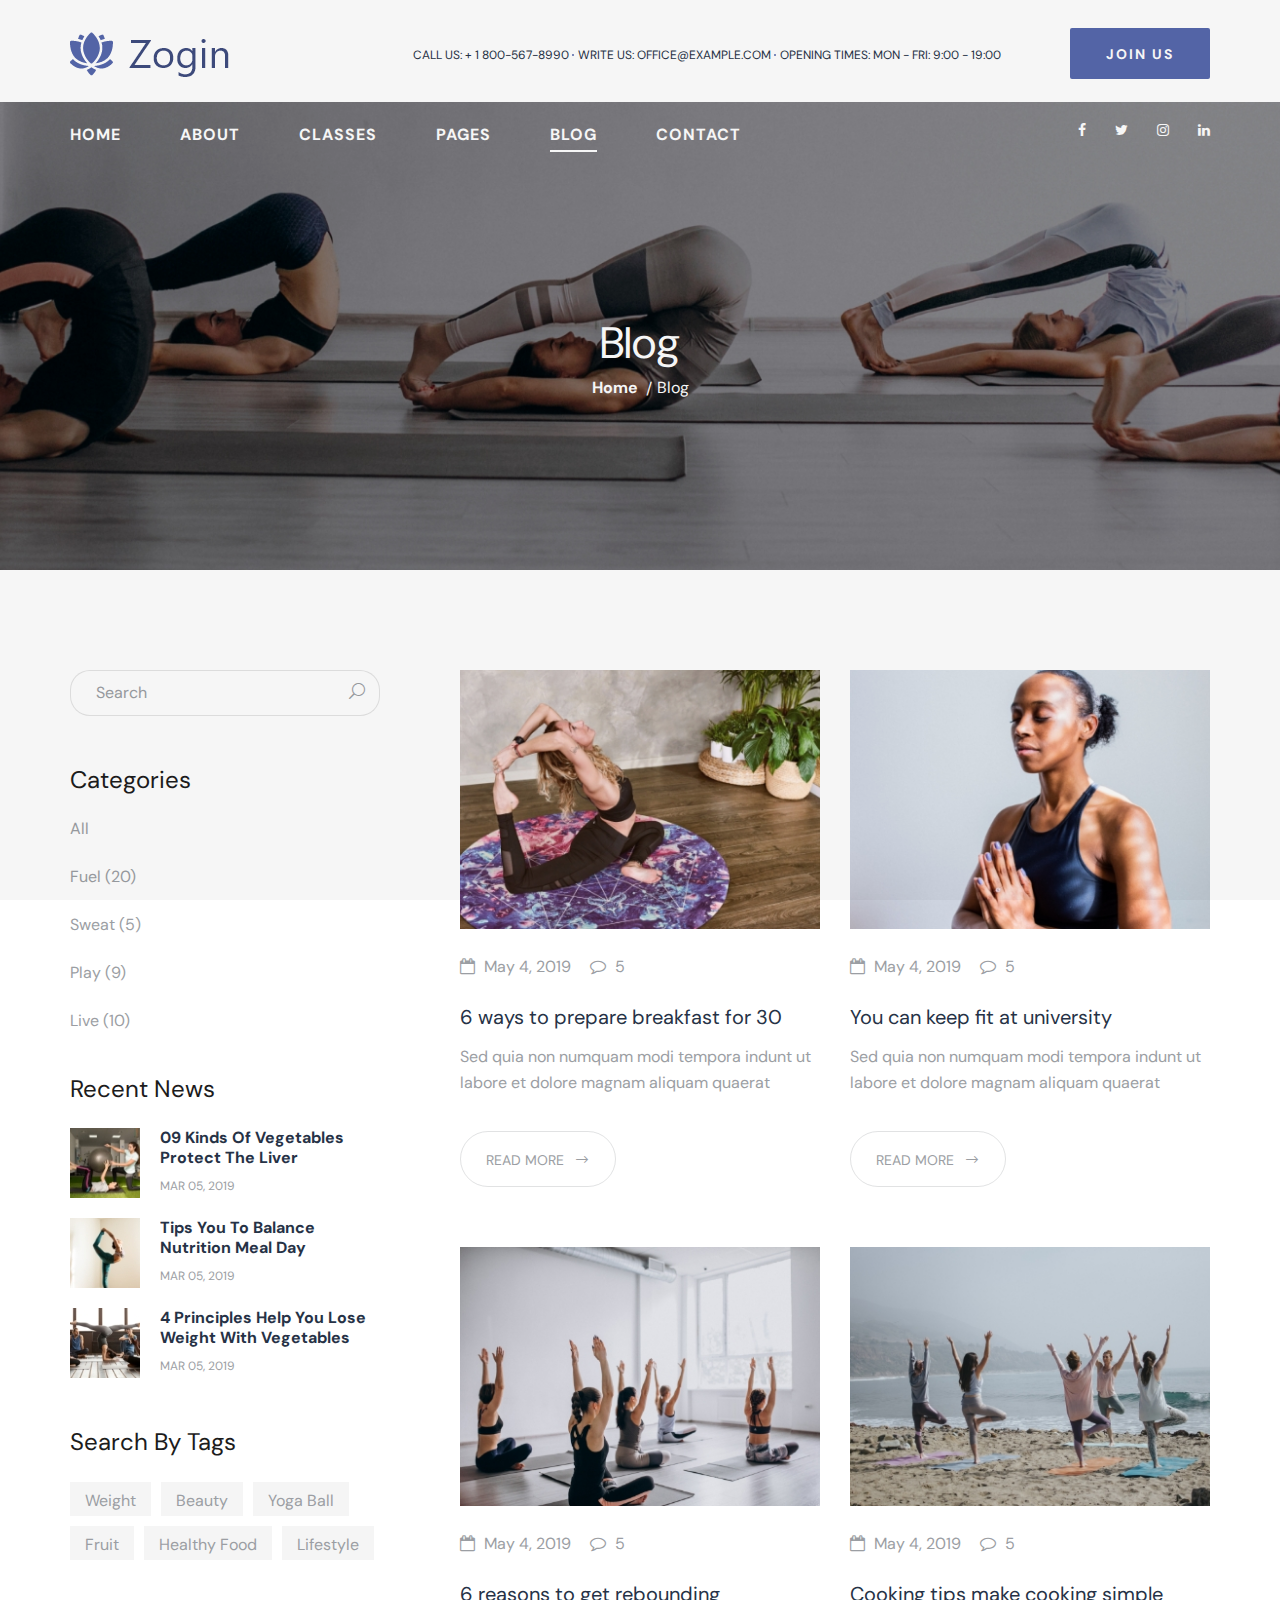
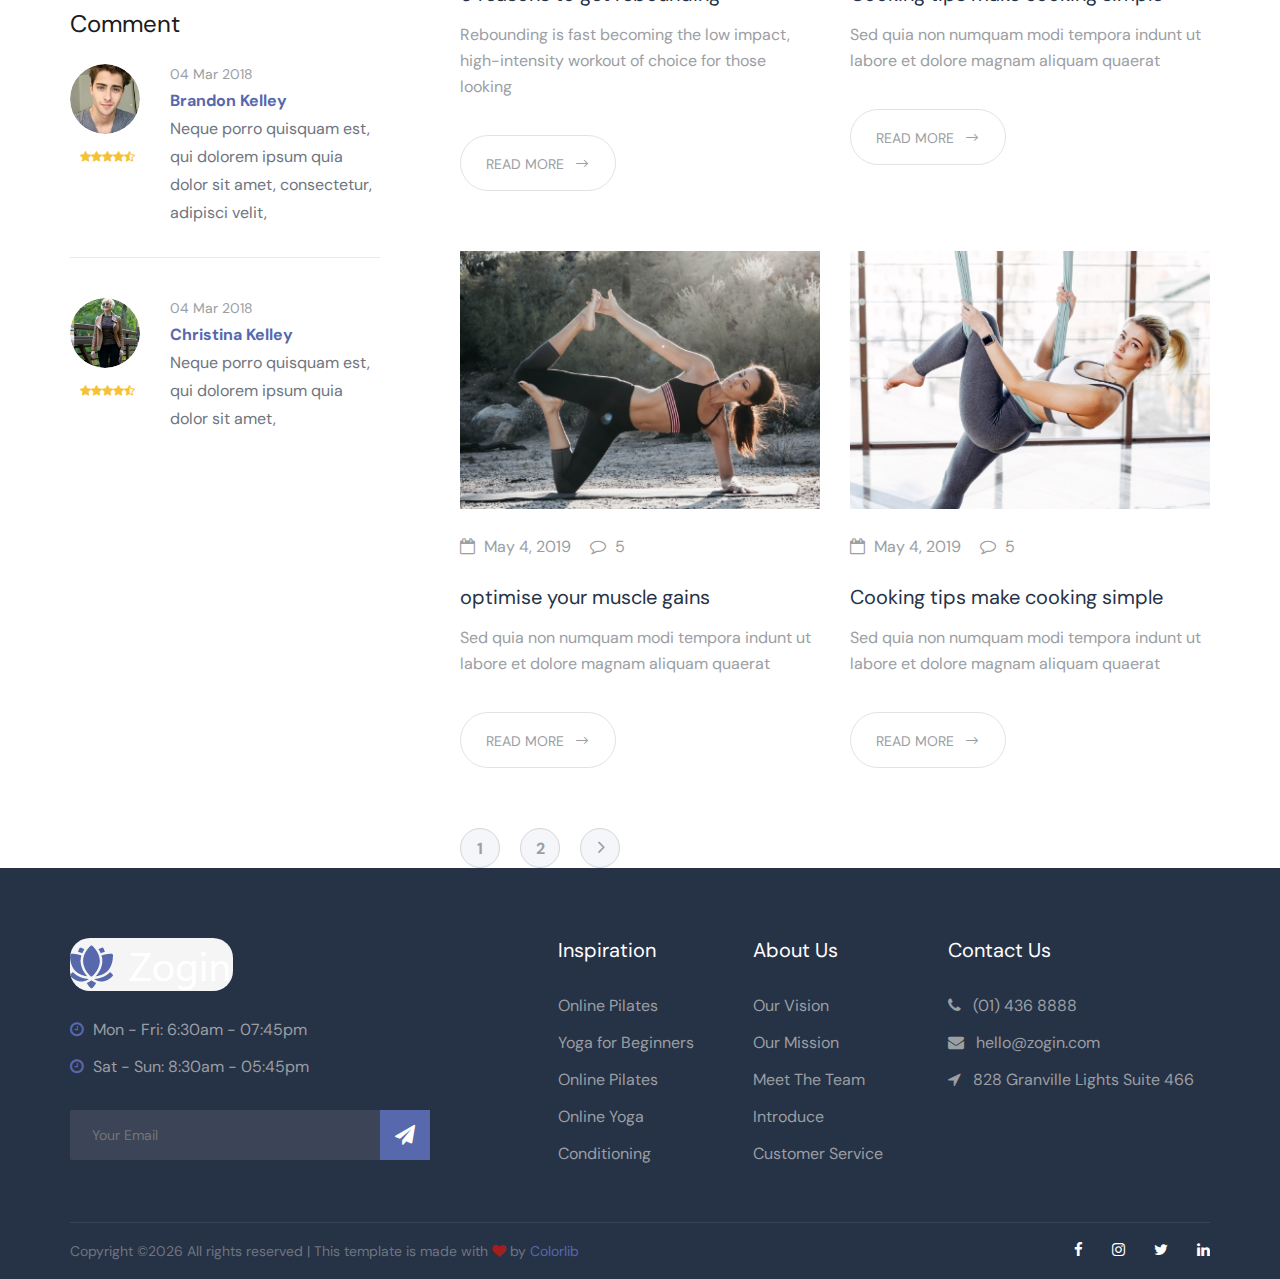
<file: blog.html>
<!DOCTYPE html>
<html lang="zxx">

<head>
    <meta charset="UTF-8">
    <meta name="description" content="Directing Template">
    <meta name="keywords" content="Directing, unica, creative, html">
    <meta name="viewport" content="width=device-width, initial-scale=1.0">
    <meta http-equiv="X-UA-Compatible" content="ie=edge">
    <title>Zogin | Template</title>

    <!-- Google Font -->
    <link href="https://fonts.googleapis.com/css2?family=DM+Sans:wght@400;500;700&display=swap" rel="stylesheet">

    <!-- Css Styles -->
    <link rel="stylesheet" href="css/bootstrap.min.css" type="text/css">
    <link rel="stylesheet" href="css/font-awesome.min.css" type="text/css">
    <link rel="stylesheet" href="css/elegant-icons.css" type="text/css">
    <link rel="stylesheet" href="css/nice-select.css" type="text/css">
    <link rel="stylesheet" href="css/barfiller.css" type="text/css">
    <link rel="stylesheet" href="css/owl.carousel.min.css" type="text/css">
    <link rel="stylesheet" href="css/slicknav.min.css" type="text/css">
    <link rel="stylesheet" href="css/style.css" type="text/css">
</head>

<body>
    <!-- Page Preloder -->
    <div id="preloder">
        <div class="loader"></div>
    </div>

    <!-- Offcanvas Menu Begin -->
    <div class="offcanvas-menu-overlay"></div>
    <div class="offcanvas-menu">
        <div class="offcanvas__logo">
            <a href="./index.html"><img src="img/logo.png" alt=""></a>
        </div>
        <div id="mobile-menu-wrap"></div>
        <div class="offcanvas__widget">
            <ul>
                <li>CALL US: + 1 800-567-8990</li>
                <li>WRITE US: OFFICE@EXAMPLE.COM</li>
                <li>OPENING TIMES: MON - FRI: 9:00 - 19:00</li>
            </ul>
            <a href="#" class="primary-btn">JOIN US</a>
        </div>
        <nav class="header__menu">
            <ul class="mobile-menu">
                <li class="active"><a href="./index.html">Home</a></li>
                <li><a href="./about-us.html">About</a></li>
                <li><a href="./classes.html">Classes</a></li>
                <li><a href="#">Pages</a>
                    <ul class="dropdown">
                        <li><a href="./classes-details.html">Classes Details</a></li>
                        <li><a href="./blog-details.html">Blog Details</a></li>
                        <li><a href="./pricing.html">Pricing</a></li>
                        <li><a href="./faq.html">Faq</a></li>
                    </ul>
                </li>
                <li><a href="./blog.html">Blog</a></li>
                <li><a href="./contact.html">Contact</a></li>
            </ul>
        </nav>
        <div class="offcanvas__social">
            <a href="#"><i class="fa fa-facebook"></i></a>
            <a href="#"><i class="fa fa-twitter"></i></a>
            <a href="#"><i class="fa fa-instagram"></i></a>
            <a href="#"><i class="fa fa-linkedin"></i></a>
        </div>
    </div>
    <!-- Offcanvas Menu End -->

    <!-- Header Section Begin -->
    <header class="header">
        <div class="header__top">
            <div class="container">
                <div class="row">
                    <div class="col-lg-3 col-md-3">
                        <div class="header__logo">
                            <a href="./index.html"><img src="img/logo.png" alt=""></a>
                        </div>
                    </div>
                    <div class="col-lg-9 col-md-9">
                        <div class="header__top__widget">
                            <ul>
                                <li>CALL US: + 1 800-567-8990</li>
                                <li>WRITE US: OFFICE@EXAMPLE.COM</li>
                                <li>OPENING TIMES: MON - FRI: 9:00 - 19:00</li>
                            </ul>
                            <a href="#" class="primary-btn">JOIN US</a>
                        </div>
                    </div>
                </div>
                <div class="canvas__open">
                    <i class="fa fa-bars"></i>
                </div>
            </div>
        </div>
        <div class="header__nav">
            <div class="container">
                <div class="row">
                    <div class="col-lg-9 col-md-9">
                        <nav class="header__menu">
                            <ul>
                                <li><a href="./index.html">Home</a></li>
                                <li><a href="./about-us.html">About</a></li>
                                <li><a href="./classes.html">Classes</a></li>
                                <li><a href="#">Pages</a>
                                    <ul class="dropdown">
                                        <li><a href="./classes-details.html">Classes Details</a></li>
                                        <li><a href="./blog-details.html">Blog Details</a></li>
                                        <li><a href="./pricing.html">Pricing</a></li>
                                        <li><a href="./faq.html">Faq</a></li>
                                    </ul>
                                </li>
                                <li class="active"><a href="./blog.html">Blog</a></li>
                                <li><a href="./contact.html">Contact</a></li>
                            </ul>
                        </nav>
                    </div>
                    <div class="col-lg-3 col-md-3">
                        <div class="header__social">
                            <a href="#"><i class="fa fa-facebook"></i></a>
                            <a href="#"><i class="fa fa-twitter"></i></a>
                            <a href="#"><i class="fa fa-instagram"></i></a>
                            <a href="#"><i class="fa fa-linkedin"></i></a>
                        </div>
                    </div>
                </div>
            </div>
        </div>
    </header>
    <!-- Header Section End -->

    <!-- Breadcrumb Begin -->
    <section class="breadcrumb-option set-bg" data-setbg="img/breadcrumb.jpg">
        <div class="container">
            <div class="row">
                <div class="col-lg-12">
                    <div class="breadcrumb__text">
                        <h2>Blog</h2>
                        <div class="breadcrumb__widget">
                            <a href="./index.html">Home</a>
                            <span>Blog</span>
                        </div>
                    </div>
                </div>
            </div>
        </div>
    </section>
    <!-- Breadcrumb End -->

    <!-- Blog Section Begin -->
    <section class="blog spad">
        <div class="container">
            <div class="row">
                <div class="col-lg-4 order-lg-1 order-2">
                    <div class="blog__sidebar">
                        <div class="blog__sidebar__search">
                            <form action="#">
                                <input type="text" placeholder="Search">
                                <button><span class="icon_search"></span></button>
                            </form>
                        </div>
                        <div class="blog__sidebar__categories">
                            <h4>Categories</h4>
                            <ul>
                                <li><a href="#">All</a></li>
                                <li><a href="#">Fuel (20)</a></li>
                                <li><a href="#">Sweat (5)</a></li>
                                <li><a href="#">Play (9)</a></li>
                                <li><a href="#">Live (10)</a></li>
                            </ul>
                        </div>
                        <div class="blog__sidebar__recent">
                            <h4>Recent News</h4>
                            <div class="blog__recent__item">
                                <div class="blog__recent__item__pic">
                                    <img src="img/blog/br-1.jpg" alt="">
                                </div>
                                <div class="blog__recent__item__text">
                                    <h6>09 Kinds Of Vegetables Protect The Liver</h6>
                                    <span>MAR 05, 2019</span>
                                </div>
                            </div>
                            <div class="blog__recent__item">
                                <div class="blog__recent__item__pic">
                                    <img src="img/blog/br-2.jpg" alt="">
                                </div>
                                <div class="blog__recent__item__text">
                                    <h6>Tips You To Balance Nutrition Meal Day</h6>
                                    <span>MAR 05, 2019</span>
                                </div>
                            </div>
                            <div class="blog__recent__item">
                                <div class="blog__recent__item__pic">
                                    <img src="img/blog/br-3.jpg" alt="">
                                </div>
                                <div class="blog__recent__item__text">
                                    <h6>4 Principles Help You Lose Weight With Vegetables</h6>
                                    <span>MAR 05, 2019</span>
                                </div>
                            </div>
                        </div>
                        <div class="blog__sidebar__tags">
                            <h4>Search By Tags</h4>
                            <a href="#">Weight</a>
                            <a href="#">Beauty</a>
                            <a href="#">Yoga Ball</a>
                            <a href="#">Fruit</a>
                            <a href="#">Healthy Food</a>
                            <a href="#">Lifestyle</a>
                        </div>
                        <div class="blog__sidebar__comment">
                            <h4>Comment</h4>
                            <div class="classes__sidebar__comment">
                                <div class="classes__sidebar__comment__pic">
                                    <img src="img/classes-details/comment-1.png" alt="">
                                    <div class="classes__sidebar__comment__rating">
                                        <i class="fa fa-star"></i>
                                        <i class="fa fa-star"></i>
                                        <i class="fa fa-star"></i>
                                        <i class="fa fa-star"></i>
                                        <i class="fa fa-star-half-o"></i>
                                    </div>
                                </div>
                                <div class="classes__sidebar__comment__text">
                                    <span>04 Mar 2018</span>
                                    <h6>Brandon Kelley</h6>
                                    <p>Neque porro quisquam est, qui dolorem ipsum quia dolor sit amet, consectetur,
                                        adipisci velit,</p>
                                </div>
                            </div>
                            <div class="classes__sidebar__comment">
                                <div class="classes__sidebar__comment__pic">
                                    <img src="img/classes-details/comment-2.png" alt="">
                                    <div class="classes__sidebar__comment__rating">
                                        <i class="fa fa-star"></i>
                                        <i class="fa fa-star"></i>
                                        <i class="fa fa-star"></i>
                                        <i class="fa fa-star"></i>
                                        <i class="fa fa-star-half-o"></i>
                                    </div>
                                </div>
                                <div class="classes__sidebar__comment__text">
                                    <span>04 Mar 2018</span>
                                    <h6>Christina Kelley</h6>
                                    <p>Neque porro quisquam est, qui dolorem ipsum quia dolor sit amet,</p>
                                </div>
                            </div>
                        </div>
                    </div>
                </div>
                <div class="col-lg-8 order-lg-2 order-1">
                    <div class="row">
                        <div class="col-lg-6 col-sm-6">
                            <div class="blog__item">
                                <div class="blog__item__pic">
                                    <img src="img/blog/blog-1.jpg" alt="">
                                </div>
                                <div class="blog__item__text">
                                    <ul>
                                        <li><i class="fa fa-calendar-o"></i> May 4, 2019</li>
                                        <li><i class="fa fa-comment-o"></i> 5</li>
                                    </ul>
                                    <h5><a href="#">6 ways to prepare breakfast for 30</a></h5>
                                    <p>Sed quia non numquam modi tempora indunt ut labore et dolore magnam aliquam
                                        quaerat </p>
                                    <a href="#" class="blog_read_more">READ MORE <span class="arrow_right"></span></a>
                                </div>
                            </div>
                        </div>
                        <div class="col-lg-6 col-sm-6">
                            <div class="blog__item">
                                <div class="blog__item__pic">
                                    <img src="img/blog/blog-2.jpg" alt="">
                                </div>
                                <div class="blog__item__text">
                                    <ul>
                                        <li><i class="fa fa-calendar-o"></i> May 4, 2019</li>
                                        <li><i class="fa fa-comment-o"></i> 5</li>
                                    </ul>
                                    <h5><a href="#">You can keep fit at university</a></h5>
                                    <p>Sed quia non numquam modi tempora indunt ut labore et dolore magnam aliquam
                                        quaerat </p>
                                    <a href="#" class="blog_read_more">READ MORE <span class="arrow_right"></span></a>
                                </div>
                            </div>
                        </div>
                        <div class="col-lg-6 col-sm-6">
                            <div class="blog__item">
                                <div class="blog__item__pic">
                                    <img src="img/blog/blog-3.jpg" alt="">
                                </div>
                                <div class="blog__item__text">
                                    <ul>
                                        <li><i class="fa fa-calendar-o"></i> May 4, 2019</li>
                                        <li><i class="fa fa-comment-o"></i> 5</li>
                                    </ul>
                                    <h5><a href="#">6 reasons to get rebounding</a></h5>
                                    <p>Rebounding is fast becoming the low impact, high-intensity workout of choice for
                                        those looking</p>
                                    <a href="#" class="blog_read_more">READ MORE <span class="arrow_right"></span></a>
                                </div>
                            </div>
                        </div>
                        <div class="col-lg-6 col-sm-6">
                            <div class="blog__item">
                                <div class="blog__item__pic">
                                    <img src="img/blog/blog-4.jpg" alt="">
                                </div>
                                <div class="blog__item__text">
                                    <ul>
                                        <li><i class="fa fa-calendar-o"></i> May 4, 2019</li>
                                        <li><i class="fa fa-comment-o"></i> 5</li>
                                    </ul>
                                    <h5><a href="#">Cooking tips make cooking simple</a></h5>
                                    <p>Sed quia non numquam modi tempora indunt ut labore et dolore magnam aliquam
                                        quaerat </p>
                                    <a href="#" class="blog_read_more">READ MORE <span class="arrow_right"></span></a>
                                </div>
                            </div>
                        </div>
                        <div class="col-lg-6 col-sm-6">
                            <div class="blog__item">
                                <div class="blog__item__pic">
                                    <img src="img/blog/blog-5.jpg" alt="">
                                </div>
                                <div class="blog__item__text">
                                    <ul>
                                        <li><i class="fa fa-calendar-o"></i> May 4, 2019</li>
                                        <li><i class="fa fa-comment-o"></i> 5</li>
                                    </ul>
                                    <h5><a href="#">optimise your muscle gains</a></h5>
                                    <p>Sed quia non numquam modi tempora indunt ut labore et dolore magnam aliquam
                                        quaerat </p>
                                    <a href="#" class="blog_read_more">READ MORE <span class="arrow_right"></span></a>
                                </div>
                            </div>
                        </div>
                        <div class="col-lg-6 col-sm-6">
                            <div class="blog__item">
                                <div class="blog__item__pic">
                                    <img src="img/blog/blog-6.jpg" alt="">
                                </div>
                                <div class="blog__item__text">
                                    <ul>
                                        <li><i class="fa fa-calendar-o"></i> May 4, 2019</li>
                                        <li><i class="fa fa-comment-o"></i> 5</li>
                                    </ul>
                                    <h5><a href="#">Cooking tips make cooking simple</a></h5>
                                    <p>Sed quia non numquam modi tempora indunt ut labore et dolore magnam aliquam
                                        quaerat </p>
                                    <a href="#" class="blog_read_more">READ MORE <span class="arrow_right"></span></a>
                                </div>
                            </div>
                        </div>
                        <div class="col-lg-12">
                            <div class="classes__pagination blog__pagination">
                                <a href="#">1</a>
                                <a href="#">2</a>
                                <a href="#"><span class="arrow_carrot-right"></span></a>
                            </div>
                        </div>
                    </div>
                </div>
            </div>
        </div>
    </section>
    <!-- Blog Section End -->

    <!-- Footer Section Begin -->
    <section class="footer">
        <div class="container">
            <div class="row">
                <div class="col-lg-4 col-md-6 col-sm-6">
                    <div class="footer__about">
                        <img src="img/footer-logo.png" alt="">
                        <ul>
                            <li><i class="fa fa-clock-o"></i> Mon - Fri: 6:30am - 07:45pm</li>
                            <li><i class="fa fa-clock-o"></i> Sat - Sun: 8:30am - 05:45pm</li>
                        </ul>
                        <form action="#" class="subscribe-form">
                            <input type="text" placeholder="Your Email">
                            <button type="submit"><i class="fa fa-send"></i></button>
                        </form>
                    </div>
                </div>
                <div class="col-lg-2 offset-lg-1 col-md-3 col-sm-6">
                    <div class="footer__widget">
                        <h5>Inspiration</h5>
                        <ul>
                            <li><a href="#">Online Pilates</a></li>
                            <li><a href="#">Yoga for Beginners</a></li>
                            <li><a href="#">Online Pilates</a></li>
                            <li><a href="#">Online Yoga</a></li>
                            <li><a href="#">Conditioning</a></li>
                        </ul>
                    </div>
                </div>
                <div class="col-lg-2 col-md-3 col-sm-6">
                    <div class="footer__widget">
                        <h5>About Us</h5>
                        <ul>
                            <li><a href="#">Our Vision</a></li>
                            <li><a href="#">Our Mission</a></li>
                            <li><a href="#">Meet The Team</a></li>
                            <li><a href="#">Introduce</a></li>
                            <li><a href="#">Customer Service</a></li>
                        </ul>
                    </div>
                </div>
                <div class="col-lg-3 col-md-6 col-sm-6">
                    <div class="footer__widget">
                        <h5>Contact Us</h5>
                        <ul class="footer-address">
                            <li><i class="fa fa-phone"></i> (01) 436 8888</li>
                            <li><i class="fa fa-envelope"></i> hello@zogin.com</li>
                            <li><i class="fa fa-location-arrow"></i> 828 Granville Lights Suite 466</li>
                        </ul>
                    </div>
                </div>
            </div>
            <div class="footer__copyright">
                <div class="row">
                    <div class="col-lg-6 col-md-6 col-sm-6">
                        <!-- Link back to Colorlib can't be removed. Template is licensed under CC BY 3.0. -->
                        <div class="footer__copyright__text">
                            <p>Copyright &copy;<script>document.write(new Date().getFullYear());</script> All rights reserved | This template is made with <i class="fa fa-heart" aria-hidden="true"></i> by <a href="https://colorlib.com" target="_blank">Colorlib</a></p>
                        </div>
                        <!-- Link back to Colorlib can't be removed. Template is licensed under CC BY 3.0. -->
                    </div>
                    <div class="col-lg-6 col-md-6 col-sm-6">
                        <div class="footer__copyright__social">
                            <a href="#"><i class="fa fa-facebook"></i></a>
                            <a href="#"><i class="fa fa-instagram"></i></a>
                            <a href="#"><i class="fa fa-twitter"></i></a>
                            <a href="#"><i class="fa fa-linkedin"></i></a>
                        </div>
                    </div>
                </div>
            </div>
        </div>
    </section>
    <!-- Footer Section End -->

    <!-- Js Plugins -->
    <script src="js/jquery-3.3.1.min.js"></script>
    <script src="js/bootstrap.min.js"></script>
    <script src="js/jquery.nice-select.min.js"></script>
    <script src="js/jquery.barfiller.js"></script>
    <script src="js/jquery.slicknav.js"></script>
    <script src="js/owl.carousel.min.js"></script>
    <script src="js/main.js"></script>
</body>

</html>
</file>
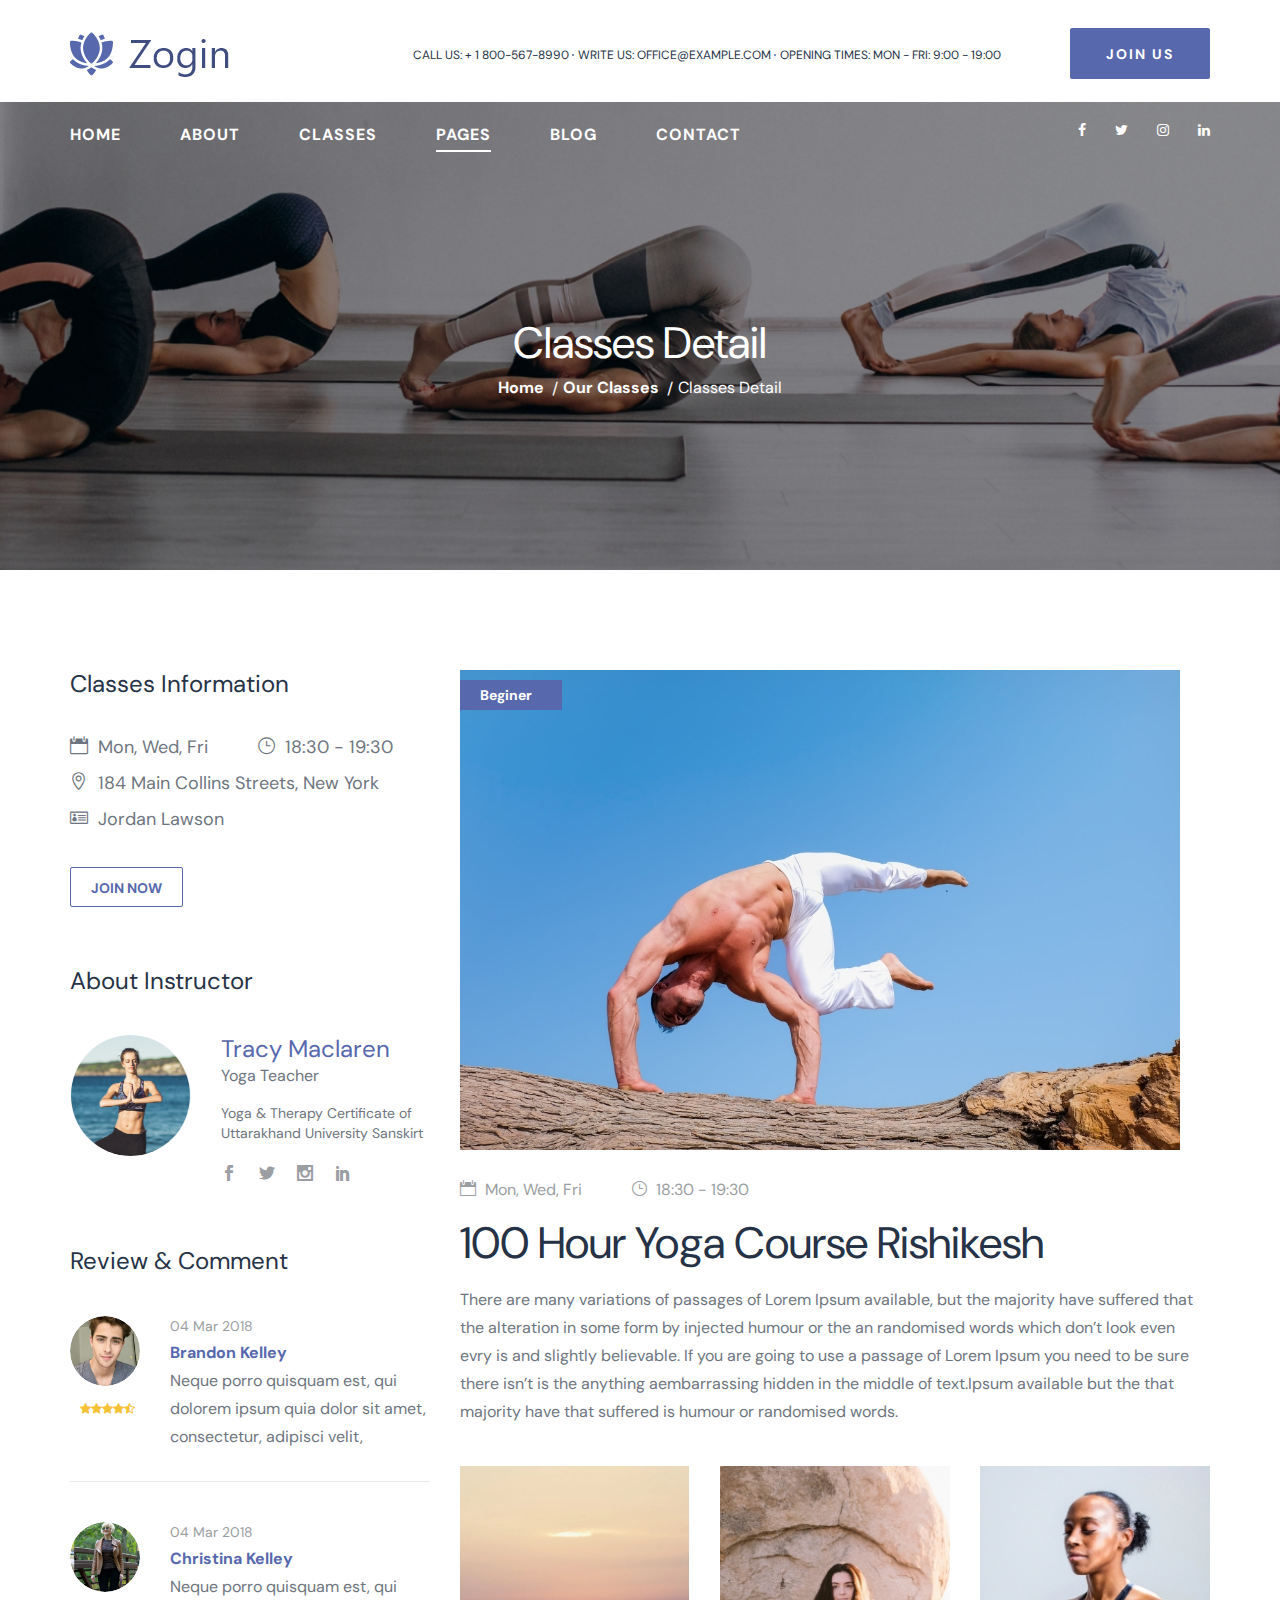
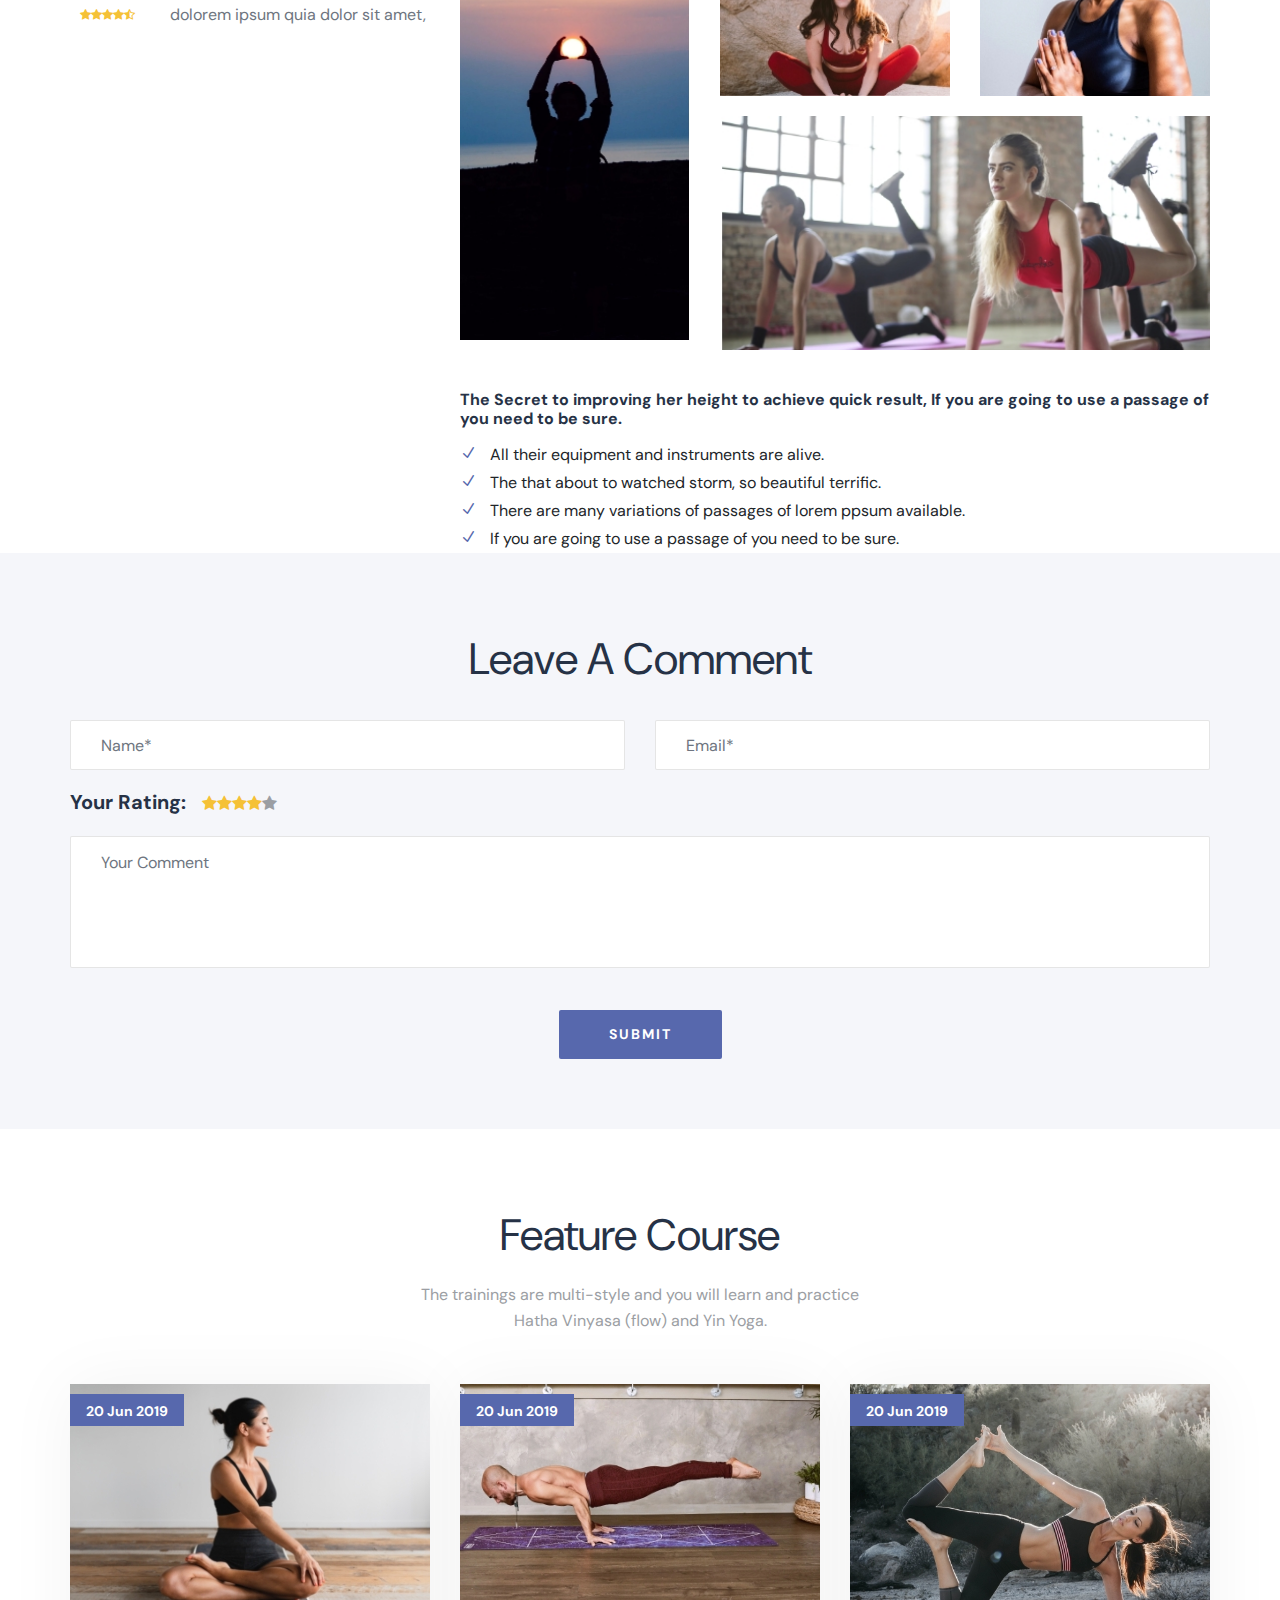
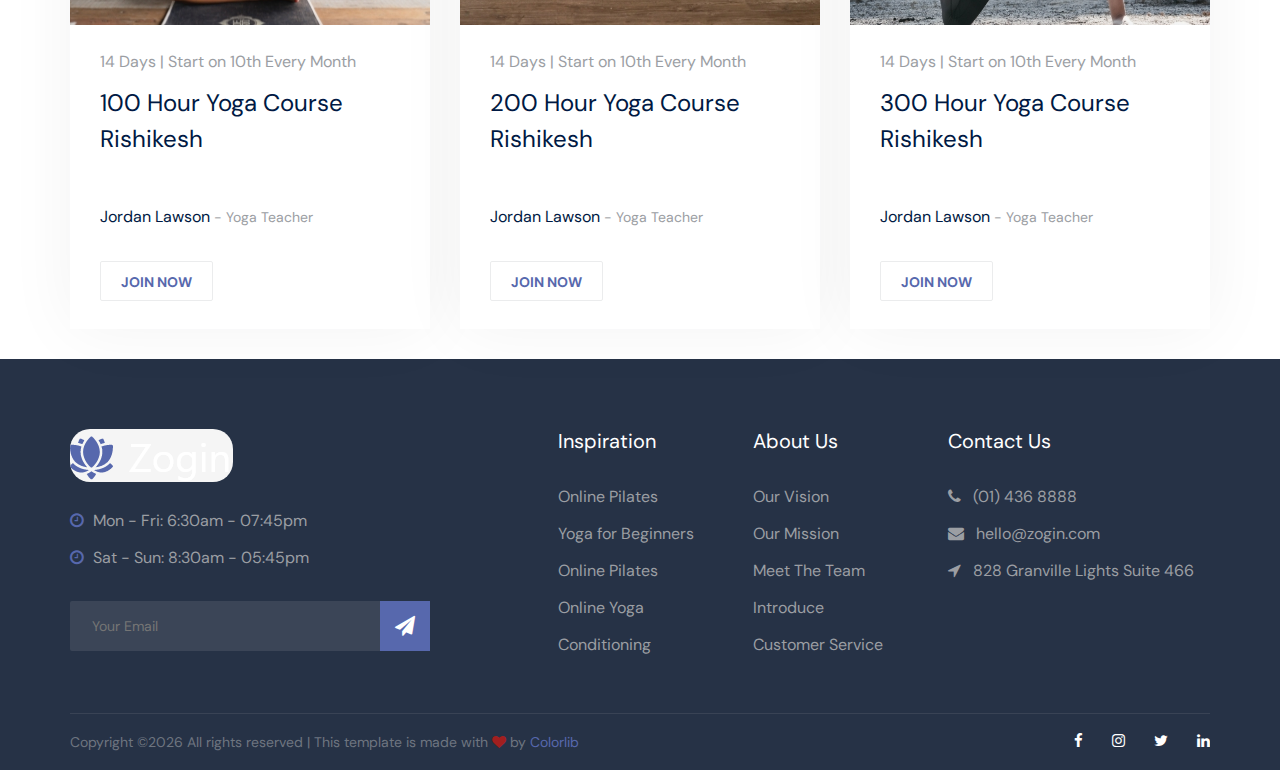
<file: classes-details.html>
<!DOCTYPE html>
<html lang="zxx">

<head>
    <meta charset="UTF-8">
    <meta name="description" content="Directing Template">
    <meta name="keywords" content="Directing, unica, creative, html">
    <meta name="viewport" content="width=device-width, initial-scale=1.0">
    <meta http-equiv="X-UA-Compatible" content="ie=edge">
    <title>Zogin | Template</title>

    <!-- Google Font -->
    <link href="https://fonts.googleapis.com/css2?family=DM+Sans:wght@400;500;700&display=swap" rel="stylesheet">

    <!-- Css Styles -->
    <link rel="stylesheet" href="css/bootstrap.min.css" type="text/css">
    <link rel="stylesheet" href="css/font-awesome.min.css" type="text/css">
    <link rel="stylesheet" href="css/elegant-icons.css" type="text/css">
    <link rel="stylesheet" href="css/nice-select.css" type="text/css">
    <link rel="stylesheet" href="css/barfiller.css" type="text/css">
    <link rel="stylesheet" href="css/owl.carousel.min.css" type="text/css">
    <link rel="stylesheet" href="css/slicknav.min.css" type="text/css">
    <link rel="stylesheet" href="css/style.css" type="text/css">
</head>

<body>
    <!-- Page Preloder -->
    <div id="preloder">
        <div class="loader"></div>
    </div>

    <!-- Offcanvas Menu Begin -->
    <div class="offcanvas-menu-overlay"></div>
    <div class="offcanvas-menu">
        <div class="offcanvas__logo">
            <a href="./index.html"><img src="img/logo.png" alt=""></a>
        </div>
        <div id="mobile-menu-wrap"></div>
        <div class="offcanvas__widget">
            <ul>
                <li>CALL US: + 1 800-567-8990</li>
                <li>WRITE US: OFFICE@EXAMPLE.COM</li>
                <li>OPENING TIMES: MON - FRI: 9:00 - 19:00</li>
            </ul>
            <a href="#" class="primary-btn">JOIN US</a>
        </div>
        <nav class="header__menu">
            <ul class="mobile-menu">
                <li class="active"><a href="./index.html">Home</a></li>
                <li><a href="./about-us.html">About</a></li>
                <li><a href="./classes.html">Classes</a></li>
                <li><a href="#">Pages</a>
                    <ul class="dropdown">
                        <li><a href="./classes-details.html">Classes Details</a></li>
                        <li><a href="./blog-details.html">Blog Details</a></li>
                        <li><a href="./pricing.html">Pricing</a></li>
                        <li><a href="./faq.html">Faq</a></li>
                    </ul>
                </li>
                <li><a href="./blog.html">Blog</a></li>
                <li><a href="./contact.html">Contact</a></li>
            </ul>
        </nav>
        <div class="offcanvas__social">
            <a href="#"><i class="fa fa-facebook"></i></a>
            <a href="#"><i class="fa fa-twitter"></i></a>
            <a href="#"><i class="fa fa-instagram"></i></a>
            <a href="#"><i class="fa fa-linkedin"></i></a>
        </div>
    </div>
    <!-- Offcanvas Menu End -->

    <!-- Header Section Begin -->
    <header class="header">
        <div class="header__top">
            <div class="container">
                <div class="row">
                    <div class="col-lg-3 col-md-3">
                        <div class="header__logo">
                            <a href="./index.html"><img src="img/logo.png" alt=""></a>
                        </div>
                    </div>
                    <div class="col-lg-9 col-md-9">
                        <div class="header__top__widget">
                            <ul>
                                <li>CALL US: + 1 800-567-8990</li>
                                <li>WRITE US: OFFICE@EXAMPLE.COM</li>
                                <li>OPENING TIMES: MON - FRI: 9:00 - 19:00</li>
                            </ul>
                            <a href="#" class="primary-btn">JOIN US</a>
                        </div>
                    </div>
                </div>
                <div class="canvas__open">
                    <i class="fa fa-bars"></i>
                </div>
            </div>
        </div>
        <div class="header__nav">
            <div class="container">
                <div class="row">
                    <div class="col-lg-9 col-md-9">
                        <nav class="header__menu">
                            <ul>
                                <li><a href="./index.html">Home</a></li>
                                <li><a href="./about-us.html">About</a></li>
                                <li><a href="./classes.html">Classes</a></li>
                                <li class="active"><a href="#">Pages</a>
                                    <ul class="dropdown">
                                        <li><a href="./classes-details.html">Classes Details</a></li>
                                        <li><a href="./blog-details.html">Blog Details</a></li>
                                        <li><a href="./pricing.html">Pricing</a></li>
                                        <li><a href="./faq.html">Faq</a></li>
                                    </ul>
                                </li>
                                <li><a href="./blog.html">Blog</a></li>
                                <li><a href="./contact.html">Contact</a></li>
                            </ul>
                        </nav>
                    </div>
                    <div class="col-lg-3 col-md-3">
                        <div class="header__social">
                            <a href="#"><i class="fa fa-facebook"></i></a>
                            <a href="#"><i class="fa fa-twitter"></i></a>
                            <a href="#"><i class="fa fa-instagram"></i></a>
                            <a href="#"><i class="fa fa-linkedin"></i></a>
                        </div>
                    </div>
                </div>
            </div>
        </div>
    </header>
    <!-- Header Section End -->

    <!-- Breadcrumb Begin -->
    <section class="breadcrumb-option set-bg" data-setbg="img/breadcrumb.jpg">
        <div class="container">
            <div class="row">
                <div class="col-lg-12">
                    <div class="breadcrumb__text">
                        <h2>Classes Detail</h2>
                        <div class="breadcrumb__widget">
                            <a href="./index.html">Home</a>
                            <a href="./index.html">Our Classes</a>
                            <span>Classes Detail</span>
                        </div>
                    </div>
                </div>
            </div>
        </div>
    </section>
    <!-- Breadcrumb End -->

    <!-- Classes Section Begin -->
    <section class="classes-details spad">
        <div class="container">
            <div class="row">
                <div class="col-lg-4">
                    <div class="classes__sidebar">
                        <div class="classes__sidebar__item classes__sidebar__item--info">
                            <h4>Classes Information</h4>
                            <ul class="classes__sidebar__item__widget">
                                <li><span class="icon_calendar"></span> Mon, Wed, Fri</li>
                                <li><span class="icon_clock_alt"></span> 18:30 - 19:30</li>
                            </ul>
                            <ul class="classes__sidebar__item__id">
                                <li><span class="icon_pin_alt"></span> 184 Main Collins Streets, New York</li>
                                <li><span class="icon_id"></span> Jordan Lawson</li>
                            </ul>
                            <a href="#" class="sidebar-btn">JOIN NOW</a>
                        </div>
                        <div class="classes__sidebar__item">
                            <h4>About Instructor</h4>
                            <div class="classes__sidebar__instructor">
                                <div class="classes__sidebar__instructor__pic">
                                    <img src="img/classes-details/classes-instructor.png" alt="">
                                </div>
                                <div class="classes__sidebar__instructor__text">
                                    <div class="classes__sidebar__instructor__title">
                                        <h4>Tracy Maclaren</h4>
                                        <span>Yoga Teacher</span>
                                    </div>
                                    <p>Yoga & Therapy Certificate of<br /> Uttarakhand University Sanskirt</p>
                                    <div class="classes__sidebar__instructor__social">
                                        <a href="#"><span class="social_facebook"></span></a>
                                        <a href="#"><span class="social_twitter"></span></a>
                                        <a href="#"><span class="social_instagram"></span></a>
                                        <a href="#"><span class="social_linkedin"></span></a>
                                    </div>
                                </div>
                            </div>
                        </div>
                        <div class="classes__sidebar__item">
                            <h4>Review & Comment</h4>
                            <div class="classes__sidebar__comment__list">
                                <div class="classes__sidebar__comment">
                                    <div class="classes__sidebar__comment__pic">
                                        <img src="img/classes-details/comment-1.png" alt="">
                                        <div class="classes__sidebar__comment__rating">
                                            <i class="fa fa-star"></i>
                                            <i class="fa fa-star"></i>
                                            <i class="fa fa-star"></i>
                                            <i class="fa fa-star"></i>
                                            <i class="fa fa-star-half-o"></i>
                                        </div>
                                    </div>
                                    <div class="classes__sidebar__comment__text">
                                        <span>04 Mar 2018</span>
                                        <h6>Brandon Kelley</h6>
                                        <p>Neque porro quisquam est, qui dolorem ipsum quia dolor sit amet, consectetur,
                                            adipisci velit,</p>
                                    </div>
                                </div>
                                <div class="classes__sidebar__comment">
                                    <div class="classes__sidebar__comment__pic">
                                        <img src="img/classes-details/comment-2.png" alt="">
                                        <div class="classes__sidebar__comment__rating">
                                            <i class="fa fa-star"></i>
                                            <i class="fa fa-star"></i>
                                            <i class="fa fa-star"></i>
                                            <i class="fa fa-star"></i>
                                            <i class="fa fa-star-half-o"></i>
                                        </div>
                                    </div>
                                    <div class="classes__sidebar__comment__text">
                                        <span>04 Mar 2018</span>
                                        <h6>Christina Kelley</h6>
                                        <p>Neque porro quisquam est, qui dolorem ipsum quia dolor sit amet,</p>
                                    </div>
                                </div>
                            </div>
                        </div>
                    </div>
                </div>
                <div class="col-lg-8">
                    <div class="classes__details">
                        <div class="classes__details__large">
                            <img src="img/classes-details/cd-large.jpg" alt="">
                            <span>Beginer</span>
                        </div>
                        <ul class="classes__details__widget">
                            <li><span class="icon_calendar"></span> Mon, Wed, Fri</li>
                            <li><span class="icon_clock_alt"></span> 18:30 - 19:30</li>
                        </ul>
                        <h2>100 Hour Yoga Course Rishikesh</h2>
                        <p>There are many variations of passages of Lorem Ipsum available, but the majority have
                            suffered that the alteration in some form by injected humour or the an randomised words
                            which don’t look even evry is and slightly believable. If you are going to use a passage of
                            Lorem Ipsum you need to be sure there isn’t is the anything aembarrassing hidden in the
                            middle of text.Ipsum available but the that majority have that suffered is humour or
                            randomised words.</p>
                        <div class="classes__details__item">
                            <div class="row">
                                <div class="col-lg-4 col-md-4">
                                    <img src="img/classes-details/cd-item-1.jpg" alt="">
                                </div>
                                <div class="col-lg-8 col-md-8">
                                    <div class="row">
                                        <div class="col-lg-6 col-md-6">
                                            <img src="img/classes-details/cd-item-2.jpg" alt="">
                                        </div>
                                        <div class="col-lg-6 col-md-6">
                                            <img src="img/classes-details/cd-item-3.jpg" alt="">
                                        </div>
                                    </div>
                                    <img src="img/classes-details/cd-item-4.jpg" alt="">
                                </div>
                            </div>
                        </div>
                        <div class="classes__details__desc">
                            <h6>The Secret to improving her height to achieve quick result, If you are going to use a
                                passage of you need to be sure.</h6>
                            <ul>
                                <li><span class="icon_check"></span> All their equipment and instruments are alive.</li>
                                <li><span class="icon_check"></span> The that about to watched storm, so beautiful
                                    terrific.</li>
                                <li><span class="icon_check"></span> There are many variations of passages of lorem
                                    ppsum available.</li>
                                <li><span class="icon_check"></span> If you are going to use a passage of you need to be
                                    sure.</li>
                            </ul>
                        </div>
                    </div>
                </div>
            </div>
        </div>
    </section>
    <!-- Classes Section End -->

    <!-- Leave Comment Begin -->
    <div class="leave-comment spad">
        <div class="container">
            <div class="row">
                <div class="col-lg-12">
                    <div class="leave__comment__text">
                        <h2>Leave A Comment</h2>
                        <form action="#">
                            <div class="row">
                                <div class="col-lg-6 col-md-6">
                                    <input type="text" placeholder="Name*">
                                </div>
                                <div class="col-lg-6 col-md-6">
                                    <input type="text" placeholder="Email*">
                                </div>
                                <div class="col-lg-12">
                                    <div class="leave__comment__rating">
                                        <h5>Your Rating:</h5>
                                        <i class="fa fa-star"></i>
                                        <i class="fa fa-star"></i>
                                        <i class="fa fa-star"></i>
                                        <i class="fa fa-star"></i>
                                        <i class="fa fa-star"></i>
                                    </div>
                                </div>
                                <div class="col-lg-12 text-center">
                                    <textarea placeholder="Your Comment"></textarea>
                                    <button type="submit" class="site-btn">Submit</button>
                                </div>
                            </div>
                        </form>
                    </div>
                </div>
            </div>
        </div>
    </div>
    <!-- Leave Comment End -->

    <!-- Upcoming Classes Section Begin -->
    <section class="upcoming-classes spad">
        <div class="container">
            <div class="row">
                <div class="col-lg-12">
                    <div class="section-title normal-title">
                        <h2>Feature Course</h2>
                        <p>The trainings are multi-style and you will learn and practice <br />Hatha Vinyasa (flow) and
                            Yin Yoga.</p>
                    </div>
                </div>
            </div>
            <div class="row">
                <div class="col-lg-4 col-md-6">
                    <div class="classes__item">
                        <div class="classes__item__pic set-bg" data-setbg="img/classes/classes-10.jpg">
                            <span>20 Jun 2019</span>
                        </div>
                        <div class="classes__item__text">
                            <p>14 Days | Start on 10th Every Month</p>
                            <h4><a href="#">100 Hour Yoga Course Rishikesh</a></h4>
                            <h6>Jordan Lawson <span>- Yoga Teacher</span></h6>
                            <a href="#" class="class-btn">JOIN NOW</a>
                        </div>
                    </div>
                </div>
                <div class="col-lg-4 col-md-6">
                    <div class="classes__item">
                        <div class="classes__item__pic set-bg" data-setbg="img/classes/classes-11.jpg">
                            <span>20 Jun 2019</span>
                        </div>
                        <div class="classes__item__text">
                            <p>14 Days | Start on 10th Every Month</p>
                            <h4><a href="#">200 Hour Yoga Course Rishikesh</a></h4>
                            <h6>Jordan Lawson <span>- Yoga Teacher</span></h6>
                            <a href="#" class="class-btn">JOIN NOW</a>
                        </div>
                    </div>
                </div>
                <div class="col-lg-4 col-md-6">
                    <div class="classes__item">
                        <div class="classes__item__pic set-bg" data-setbg="img/classes/classes-12.jpg">
                            <span>20 Jun 2019</span>
                        </div>
                        <div class="classes__item__text">
                            <p>14 Days | Start on 10th Every Month</p>
                            <h4><a href="#">300 Hour Yoga Course Rishikesh</a></h4>
                            <h6>Jordan Lawson <span>- Yoga Teacher</span></h6>
                            <a href="#" class="class-btn">JOIN NOW</a>
                        </div>
                    </div>
                </div>
            </div>
        </div>
    </section>
    <!-- Upcoming Classes Section End -->

    <!-- Footer Section Begin -->
    <section class="footer">
        <div class="container">
            <div class="row">
                <div class="col-lg-4 col-md-6 col-sm-6">
                    <div class="footer__about">
                        <img src="img/footer-logo.png" alt="">
                        <ul>
                            <li><i class="fa fa-clock-o"></i> Mon - Fri: 6:30am - 07:45pm</li>
                            <li><i class="fa fa-clock-o"></i> Sat - Sun: 8:30am - 05:45pm</li>
                        </ul>
                        <form action="#" class="subscribe-form">
                            <input type="text" placeholder="Your Email">
                            <button type="submit"><i class="fa fa-send"></i></button>
                        </form>
                    </div>
                </div>
                <div class="col-lg-2 offset-lg-1 col-md-3 col-sm-6">
                    <div class="footer__widget">
                        <h5>Inspiration</h5>
                        <ul>
                            <li><a href="#">Online Pilates</a></li>
                            <li><a href="#">Yoga for Beginners</a></li>
                            <li><a href="#">Online Pilates</a></li>
                            <li><a href="#">Online Yoga</a></li>
                            <li><a href="#">Conditioning</a></li>
                        </ul>
                    </div>
                </div>
                <div class="col-lg-2 col-md-3 col-sm-6">
                    <div class="footer__widget">
                        <h5>About Us</h5>
                        <ul>
                            <li><a href="#">Our Vision</a></li>
                            <li><a href="#">Our Mission</a></li>
                            <li><a href="#">Meet The Team</a></li>
                            <li><a href="#">Introduce</a></li>
                            <li><a href="#">Customer Service</a></li>
                        </ul>
                    </div>
                </div>
                <div class="col-lg-3 col-md-6 col-sm-6">
                    <div class="footer__widget">
                        <h5>Contact Us</h5>
                        <ul class="footer-address">
                            <li><i class="fa fa-phone"></i> (01) 436 8888</li>
                            <li><i class="fa fa-envelope"></i> hello@zogin.com</li>
                            <li><i class="fa fa-location-arrow"></i> 828 Granville Lights Suite 466</li>
                        </ul>
                    </div>
                </div>
            </div>
            <div class="footer__copyright">
                <div class="row">
                    <div class="col-lg-6 col-md-6 col-sm-6">
                        <!-- Link back to Colorlib can't be removed. Template is licensed under CC BY 3.0. -->
                        <div class="footer__copyright__text">
                            <p>Copyright &copy;<script>document.write(new Date().getFullYear());</script> All rights reserved | This template is made with <i class="fa fa-heart" aria-hidden="true"></i> by <a href="https://colorlib.com" target="_blank">Colorlib</a></p>
                        </div>
                        <!-- Link back to Colorlib can't be removed. Template is licensed under CC BY 3.0. -->
                    </div>
                    <div class="col-lg-6 col-md-6 col-sm-6">
                        <div class="footer__copyright__social">
                            <a href="#"><i class="fa fa-facebook"></i></a>
                            <a href="#"><i class="fa fa-instagram"></i></a>
                            <a href="#"><i class="fa fa-twitter"></i></a>
                            <a href="#"><i class="fa fa-linkedin"></i></a>
                        </div>
                    </div>
                </div>
            </div>
        </div>
    </section>
    <!-- Footer Section End -->

    <!-- Js Plugins -->
    <script src="js/jquery-3.3.1.min.js"></script>
    <script src="js/bootstrap.min.js"></script>
    <script src="js/jquery.nice-select.min.js"></script>
    <script src="js/jquery.barfiller.js"></script>
    <script src="js/jquery.slicknav.js"></script>
    <script src="js/owl.carousel.min.js"></script>
    <script src="js/main.js"></script>
</body>

</html>
</file>
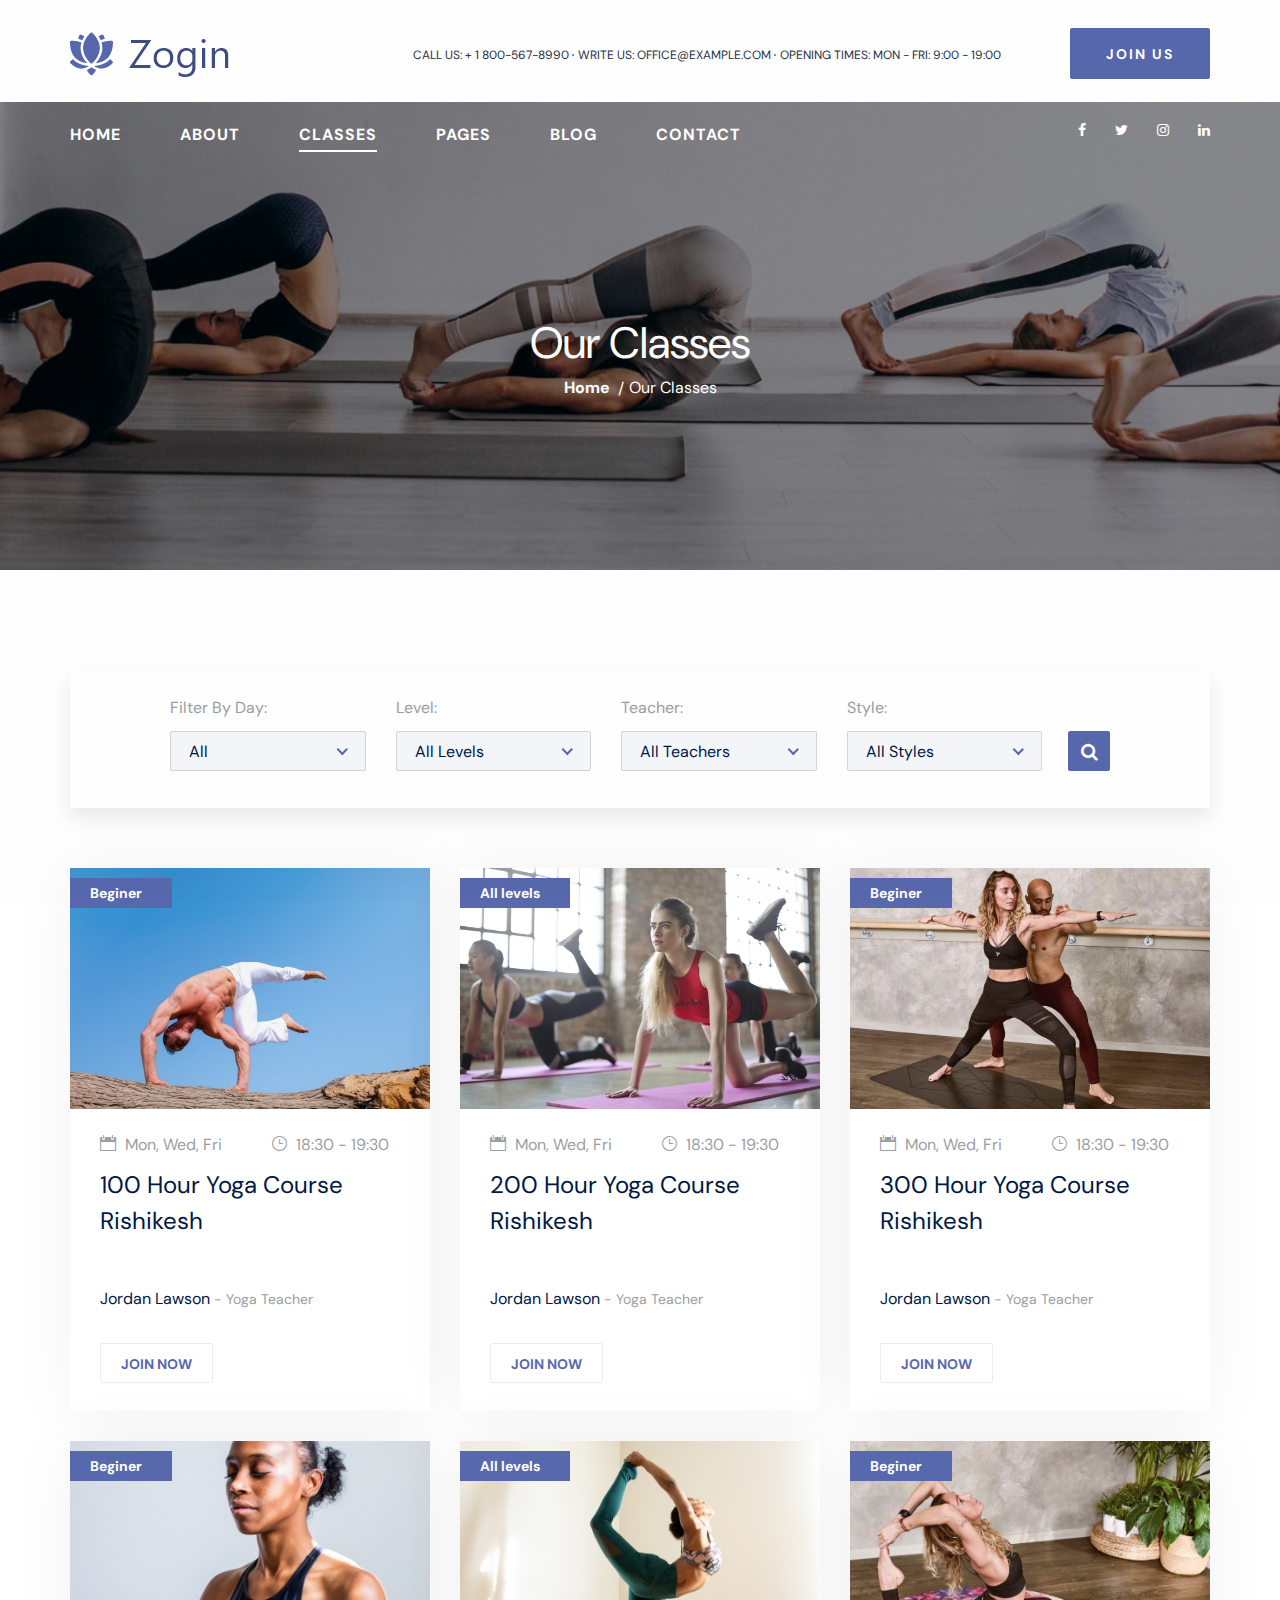
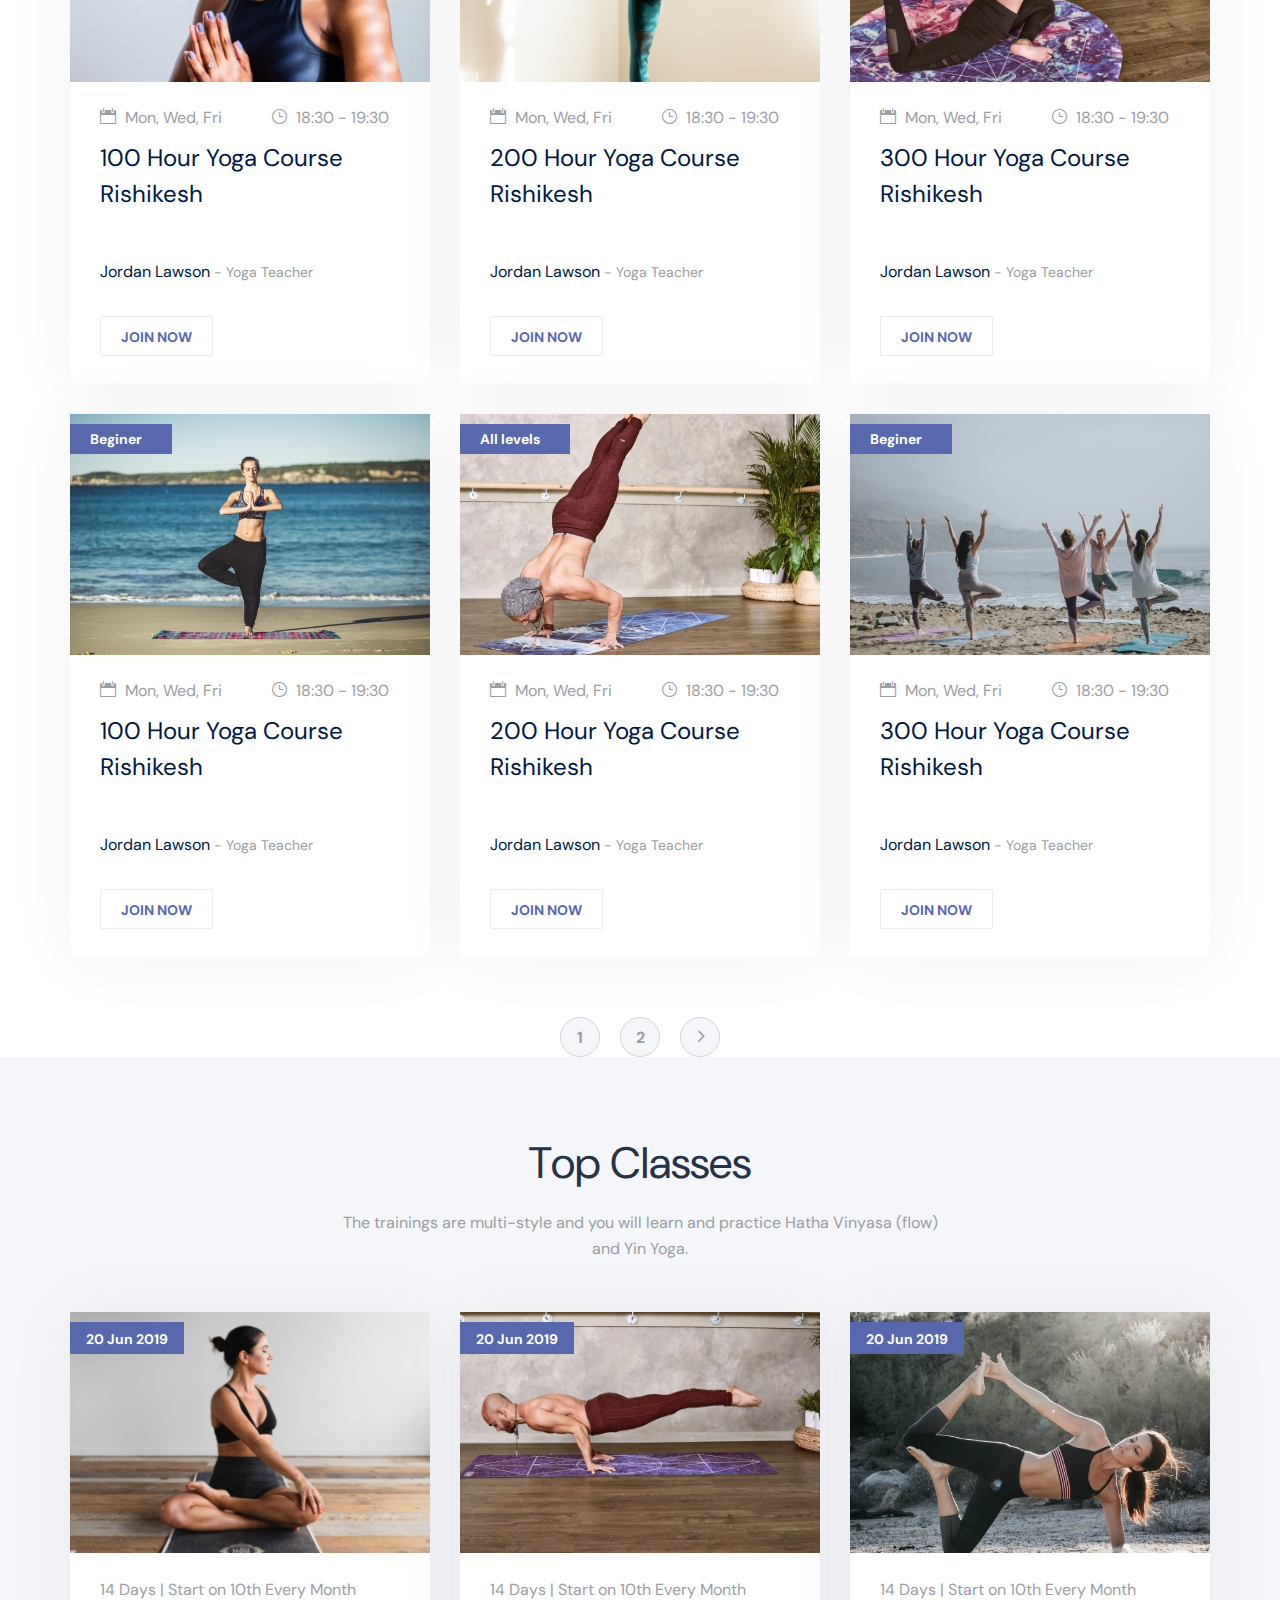
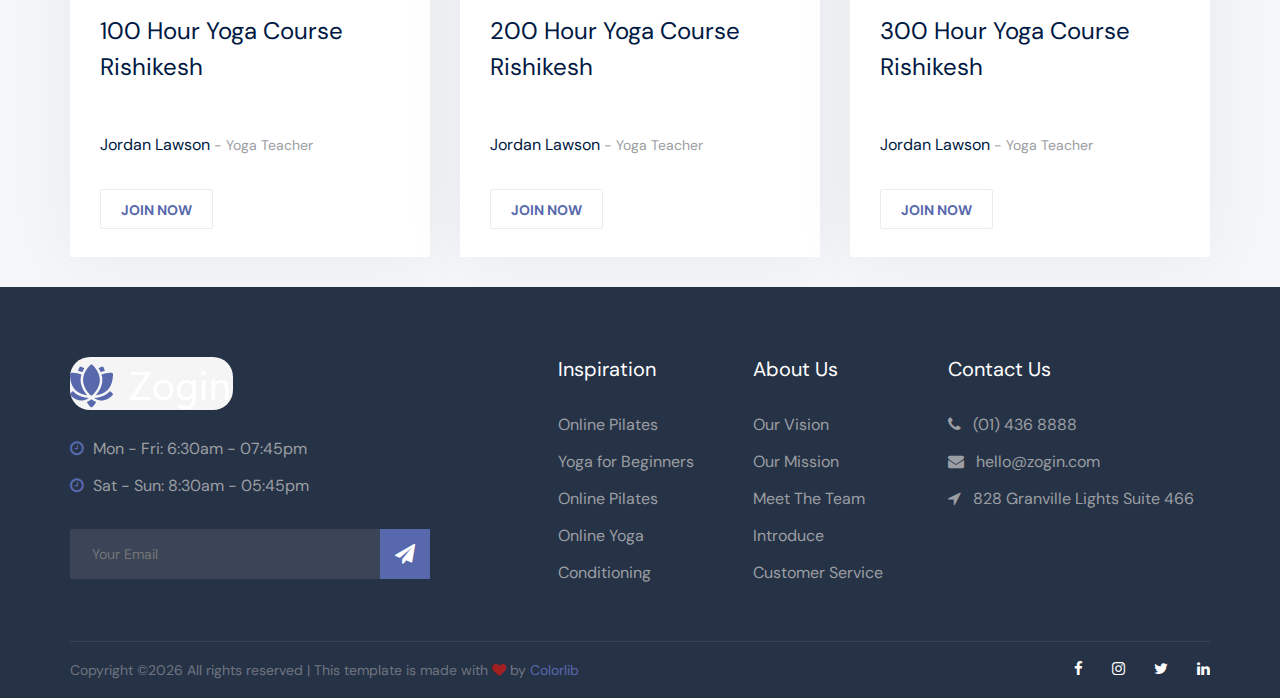
<file: classes.html>
<!DOCTYPE html>
<html lang="zxx">

<head>
    <meta charset="UTF-8">
    <meta name="description" content="Directing Template">
    <meta name="keywords" content="Directing, unica, creative, html">
    <meta name="viewport" content="width=device-width, initial-scale=1.0">
    <meta http-equiv="X-UA-Compatible" content="ie=edge">
    <title>Zogin | Template</title>

    <!-- Google Font -->
    <link href="https://fonts.googleapis.com/css2?family=DM+Sans:wght@400;500;700&display=swap" rel="stylesheet">

    <!-- Css Styles -->
    <link rel="stylesheet" href="css/bootstrap.min.css" type="text/css">
    <link rel="stylesheet" href="css/font-awesome.min.css" type="text/css">
    <link rel="stylesheet" href="css/elegant-icons.css" type="text/css">
    <link rel="stylesheet" href="css/nice-select.css" type="text/css">
    <link rel="stylesheet" href="css/barfiller.css" type="text/css">
    <link rel="stylesheet" href="css/owl.carousel.min.css" type="text/css">
    <link rel="stylesheet" href="css/slicknav.min.css" type="text/css">
    <link rel="stylesheet" href="css/style.css" type="text/css">
</head>

<body>
    <!-- Page Preloder -->
    <div id="preloder">
        <div class="loader"></div>
    </div>

    <!-- Offcanvas Menu Begin -->
    <div class="offcanvas-menu-overlay"></div>
    <div class="offcanvas-menu">
        <div class="offcanvas__logo">
            <a href="./index.html"><img src="img/logo.png" alt=""></a>
        </div>
        <div id="mobile-menu-wrap"></div>
        <div class="offcanvas__widget">
            <ul>
                <li>CALL US: + 1 800-567-8990</li>
                <li>WRITE US: OFFICE@EXAMPLE.COM</li>
                <li>OPENING TIMES: MON - FRI: 9:00 - 19:00</li>
            </ul>
            <a href="#" class="primary-btn">JOIN US</a>
        </div>
        <nav class="header__menu">
            <ul class="mobile-menu">
                <li class="active"><a href="./index.html">Home</a></li>
                <li><a href="./about-us.html">About</a></li>
                <li><a href="./classes.html">Classes</a></li>
                <li><a href="#">Pages</a>
                    <ul class="dropdown">
                        <li><a href="./classes-details.html">Classes Details</a></li>
                        <li><a href="./blog-details.html">Blog Details</a></li>
                        <li><a href="./pricing.html">Pricing</a></li>
                        <li><a href="./faq.html">Faq</a></li>
                    </ul>
                </li>
                <li><a href="./blog.html">Blog</a></li>
                <li><a href="./contact.html">Contact</a></li>
            </ul>
        </nav>
        <div class="offcanvas__social">
            <a href="#"><i class="fa fa-facebook"></i></a>
            <a href="#"><i class="fa fa-twitter"></i></a>
            <a href="#"><i class="fa fa-instagram"></i></a>
            <a href="#"><i class="fa fa-linkedin"></i></a>
        </div>
    </div>
    <!-- Offcanvas Menu End -->

    <!-- Header Section Begin -->
    <header class="header">
        <div class="header__top">
            <div class="container">
                <div class="row">
                    <div class="col-lg-3 col-md-3">
                        <div class="header__logo">
                            <a href="./index.html"><img src="img/logo.png" alt=""></a>
                        </div>
                    </div>
                    <div class="col-lg-9 col-md-9">
                        <div class="header__top__widget">
                            <ul>
                                <li>CALL US: + 1 800-567-8990</li>
                                <li>WRITE US: OFFICE@EXAMPLE.COM</li>
                                <li>OPENING TIMES: MON - FRI: 9:00 - 19:00</li>
                            </ul>
                            <a href="#" class="primary-btn">JOIN US</a>
                        </div>
                    </div>
                </div>
                <div class="canvas__open">
                    <i class="fa fa-bars"></i>
                </div>
            </div>
        </div>
        <div class="header__nav">
            <div class="container">
                <div class="row">
                    <div class="col-lg-9 col-md-9">
                        <nav class="header__menu">
                            <ul>
                                <li><a href="./index.html">Home</a></li>
                                <li><a href="./about-us.html">About</a></li>
                                <li class="active"><a href="./classes.html">Classes</a></li>
                                <li><a href="#">Pages</a>
                                    <ul class="dropdown">
                                        <li><a href="./classes-details.html">Classes Details</a></li>
                                        <li><a href="./blog-details.html">Blog Details</a></li>
                                        <li><a href="./pricing.html">Pricing</a></li>
                                        <li><a href="./faq.html">Faq</a></li>
                                    </ul>
                                </li>
                                <li><a href="./blog.html">Blog</a></li>
                                <li><a href="./contact.html">Contact</a></li>
                            </ul>
                        </nav>
                    </div>
                    <div class="col-lg-3 col-md-3">
                        <div class="header__social">
                            <a href="#"><i class="fa fa-facebook"></i></a>
                            <a href="#"><i class="fa fa-twitter"></i></a>
                            <a href="#"><i class="fa fa-instagram"></i></a>
                            <a href="#"><i class="fa fa-linkedin"></i></a>
                        </div>
                    </div>
                </div>
            </div>
        </div>
    </header>
    <!-- Header Section End -->

    <!-- Breadcrumb Begin -->
    <section class="breadcrumb-option set-bg" data-setbg="img/breadcrumb.jpg">
        <div class="container">
            <div class="row">
                <div class="col-lg-12">
                    <div class="breadcrumb__text">
                        <h2>Our Classes</h2>
                        <div class="breadcrumb__widget">
                            <a href="./index.html">Home</a>
                            <span>Our Classes</span>
                        </div>
                    </div>
                </div>
            </div>
        </div>
    </section>
    <!-- Breadcrumb End -->

    <!-- Classes Section Begin -->
    <section class="classes spad">
        <div class="container">
            <div class="classes__filter">
                <div class="row">
                    <div class="col-lg-12">
                        <form action="#">
                            <div class="class__filter__select">
                                <p>Filter By Day:</p>
                                <select>
                                    <option>All</option>
                                    <option>Option 1</option>
                                    <option>Option 2</option>
                                    <option>Option 3</option>
                                </select>
                            </div>
                            <div class="class__filter__select">
                                <p>Level:</p>
                                <select>
                                    <option>All Levels</option>
                                    <option>Option 1</option>
                                    <option>Option 2</option>
                                    <option>Option 3</option>
                                </select>
                            </div>
                            <div class="class__filter__select">
                                <p>Teacher:</p>
                                <select>
                                    <option>All Teachers</option>
                                    <option>Option 1</option>
                                    <option>Option 2</option>
                                    <option>Option 3</option>
                                </select>
                            </div>
                            <div class="class__filter__select">
                                <p>Style:</p>
                                <select>
                                    <option>All Styles</option>
                                    <option>Option 1</option>
                                    <option>Option 2</option>
                                    <option>Option 3</option>
                                </select>
                            </div>
                            <div class="class__filter__btn">
                                <button><i class="fa fa-search"></i></button>
                            </div>
                        </form>
                    </div>
                </div>
            </div>
            <div class="row">
                <div class="col-lg-4 col-md-6">
                    <div class="classes__item classes__item__page">
                        <div class="classes__item__pic set-bg" data-setbg="img/classes/classes-1.jpg">
                            <span>Beginer</span>
                        </div>
                        <div class="classes__item__text">
                            <ul>
                                <li><span class="icon_calendar"></span> Mon, Wed, Fri</li>
                                <li><span class="icon_clock_alt"></span> 18:30 - 19:30</li>
                            </ul>
                            <h4><a href="#">100 Hour Yoga Course Rishikesh</a></h4>
                            <h6>Jordan Lawson <span>- Yoga Teacher</span></h6>
                            <a href="#" class="class-btn">JOIN NOW</a>
                        </div>
                    </div>
                </div>
                <div class="col-lg-4 col-md-6">
                    <div class="classes__item classes__item__page">
                        <div class="classes__item__pic set-bg" data-setbg="img/classes/classes-2.jpg">
                            <span>All levels</span>
                        </div>
                        <div class="classes__item__text">
                            <ul>
                                <li><span class="icon_calendar"></span> Mon, Wed, Fri</li>
                                <li><span class="icon_clock_alt"></span> 18:30 - 19:30</li>
                            </ul>
                            <h4><a href="#">200 Hour Yoga Course Rishikesh</a></h4>
                            <h6>Jordan Lawson <span>- Yoga Teacher</span></h6>
                            <a href="#" class="class-btn">JOIN NOW</a>
                        </div>
                    </div>
                </div>
                <div class="col-lg-4 col-md-6">
                    <div class="classes__item classes__item__page">
                        <div class="classes__item__pic set-bg" data-setbg="img/classes/classes-3.jpg">
                            <span>Beginer</span>
                        </div>
                        <div class="classes__item__text">
                            <ul>
                                <li><span class="icon_calendar"></span> Mon, Wed, Fri</li>
                                <li><span class="icon_clock_alt"></span> 18:30 - 19:30</li>
                            </ul>
                            <h4><a href="#">300 Hour Yoga Course Rishikesh</a></h4>
                            <h6>Jordan Lawson <span>- Yoga Teacher</span></h6>
                            <a href="#" class="class-btn">JOIN NOW</a>
                        </div>
                    </div>
                </div>
                <div class="col-lg-4 col-md-6">
                    <div class="classes__item classes__item__page">
                        <div class="classes__item__pic set-bg" data-setbg="img/classes/classes-4.jpg">
                            <span>Beginer</span>
                        </div>
                        <div class="classes__item__text">
                            <ul>
                                <li><span class="icon_calendar"></span> Mon, Wed, Fri</li>
                                <li><span class="icon_clock_alt"></span> 18:30 - 19:30</li>
                            </ul>
                            <h4><a href="#">100 Hour Yoga Course Rishikesh</a></h4>
                            <h6>Jordan Lawson <span>- Yoga Teacher</span></h6>
                            <a href="#" class="class-btn">JOIN NOW</a>
                        </div>
                    </div>
                </div>
                <div class="col-lg-4 col-md-6">
                    <div class="classes__item classes__item__page">
                        <div class="classes__item__pic set-bg" data-setbg="img/classes/classes-5.jpg">
                            <span>All levels</span>
                        </div>
                        <div class="classes__item__text">
                            <ul>
                                <li><span class="icon_calendar"></span> Mon, Wed, Fri</li>
                                <li><span class="icon_clock_alt"></span> 18:30 - 19:30</li>
                            </ul>
                            <h4><a href="#">200 Hour Yoga Course Rishikesh</a></h4>
                            <h6>Jordan Lawson <span>- Yoga Teacher</span></h6>
                            <a href="#" class="class-btn">JOIN NOW</a>
                        </div>
                    </div>
                </div>
                <div class="col-lg-4 col-md-6">
                    <div class="classes__item classes__item__page">
                        <div class="classes__item__pic set-bg" data-setbg="img/classes/classes-6.jpg">
                            <span>Beginer</span>
                        </div>
                        <div class="classes__item__text">
                            <ul>
                                <li><span class="icon_calendar"></span> Mon, Wed, Fri</li>
                                <li><span class="icon_clock_alt"></span> 18:30 - 19:30</li>
                            </ul>
                            <h4><a href="#">300 Hour Yoga Course Rishikesh</a></h4>
                            <h6>Jordan Lawson <span>- Yoga Teacher</span></h6>
                            <a href="#" class="class-btn">JOIN NOW</a>
                        </div>
                    </div>
                </div>
                <div class="col-lg-4 col-md-6">
                    <div class="classes__item classes__item__page">
                        <div class="classes__item__pic set-bg" data-setbg="img/classes/classes-7.jpg">
                            <span>Beginer</span>
                        </div>
                        <div class="classes__item__text">
                            <ul>
                                <li><span class="icon_calendar"></span> Mon, Wed, Fri</li>
                                <li><span class="icon_clock_alt"></span> 18:30 - 19:30</li>
                            </ul>
                            <h4><a href="#">100 Hour Yoga Course Rishikesh</a></h4>
                            <h6>Jordan Lawson <span>- Yoga Teacher</span></h6>
                            <a href="#" class="class-btn">JOIN NOW</a>
                        </div>
                    </div>
                </div>
                <div class="col-lg-4 col-md-6">
                    <div class="classes__item classes__item__page">
                        <div class="classes__item__pic set-bg" data-setbg="img/classes/classes-8.jpg">
                            <span>All levels</span>
                        </div>
                        <div class="classes__item__text">
                            <ul>
                                <li><span class="icon_calendar"></span> Mon, Wed, Fri</li>
                                <li><span class="icon_clock_alt"></span> 18:30 - 19:30</li>
                            </ul>
                            <h4><a href="#">200 Hour Yoga Course Rishikesh</a></h4>
                            <h6>Jordan Lawson <span>- Yoga Teacher</span></h6>
                            <a href="#" class="class-btn">JOIN NOW</a>
                        </div>
                    </div>
                </div>
                <div class="col-lg-4 col-md-6">
                    <div class="classes__item classes__item__page">
                        <div class="classes__item__pic set-bg" data-setbg="img/classes/classes-9.jpg">
                            <span>Beginer</span>
                        </div>
                        <div class="classes__item__text">
                            <ul>
                                <li><span class="icon_calendar"></span> Mon, Wed, Fri</li>
                                <li><span class="icon_clock_alt"></span> 18:30 - 19:30</li>
                            </ul>
                            <h4><a href="#">300 Hour Yoga Course Rishikesh</a></h4>
                            <h6>Jordan Lawson <span>- Yoga Teacher</span></h6>
                            <a href="#" class="class-btn">JOIN NOW</a>
                        </div>
                    </div>
                </div>
                <div class="col-lg-12">
                    <div class="classes__pagination">
                        <a href="#">1</a>
                        <a href="#">2</a>
                        <a href="#"><span class="arrow_carrot-right"></span></a>
                    </div>
                </div>
            </div>
        </div>
    </section>
    <!-- Classes Section End -->

    <!-- Upcoming Classes Section Begin -->
    <section class="upcoming-classes top-classes spad">
        <div class="container">
            <div class="row">
                <div class="col-lg-12">
                    <div class="section-title normal-title">
                        <h2>Top Classes</h2>
                        <p>The trainings are multi-style and you will learn and practice Hatha Vinyasa (flow)<br /> and
                            Yin Yoga.</p>
                    </div>
                </div>
            </div>
            <div class="row">
                <div class="col-lg-4 col-md-6">
                    <div class="classes__item">
                        <div class="classes__item__pic set-bg" data-setbg="img/classes/classes-10.jpg">
                            <span>20 Jun 2019</span>
                        </div>
                        <div class="classes__item__text">
                            <p>14 Days | Start on 10th Every Month</p>
                            <h4><a href="#">100 Hour Yoga Course Rishikesh</a></h4>
                            <h6>Jordan Lawson <span>- Yoga Teacher</span></h6>
                            <a href="#" class="class-btn">JOIN NOW</a>
                        </div>
                    </div>
                </div>
                <div class="col-lg-4 col-md-6">
                    <div class="classes__item">
                        <div class="classes__item__pic set-bg" data-setbg="img/classes/classes-11.jpg">
                            <span>20 Jun 2019</span>
                        </div>
                        <div class="classes__item__text">
                            <p>14 Days | Start on 10th Every Month</p>
                            <h4><a href="#">200 Hour Yoga Course Rishikesh</a></h4>
                            <h6>Jordan Lawson <span>- Yoga Teacher</span></h6>
                            <a href="#" class="class-btn">JOIN NOW</a>
                        </div>
                    </div>
                </div>
                <div class="col-lg-4 col-md-6">
                    <div class="classes__item">
                        <div class="classes__item__pic set-bg" data-setbg="img/classes/classes-12.jpg">
                            <span>20 Jun 2019</span>
                        </div>
                        <div class="classes__item__text">
                            <p>14 Days | Start on 10th Every Month</p>
                            <h4><a href="#">300 Hour Yoga Course Rishikesh</a></h4>
                            <h6>Jordan Lawson <span>- Yoga Teacher</span></h6>
                            <a href="#" class="class-btn">JOIN NOW</a>
                        </div>
                    </div>
                </div>
            </div>
        </div>
    </section>
    <!-- Upcoming Classes Section End -->

    <!-- Footer Section Begin -->
    <section class="footer">
        <div class="container">
            <div class="row">
                <div class="col-lg-4 col-md-6 col-sm-6">
                    <div class="footer__about">
                        <img src="img/footer-logo.png" alt="">
                        <ul>
                            <li><i class="fa fa-clock-o"></i> Mon - Fri: 6:30am - 07:45pm</li>
                            <li><i class="fa fa-clock-o"></i> Sat - Sun: 8:30am - 05:45pm</li>
                        </ul>
                        <form action="#" class="subscribe-form">
                            <input type="text" placeholder="Your Email">
                            <button type="submit"><i class="fa fa-send"></i></button>
                        </form>
                    </div>
                </div>
                <div class="col-lg-2 offset-lg-1 col-md-3 col-sm-6">
                    <div class="footer__widget">
                        <h5>Inspiration</h5>
                        <ul>
                            <li><a href="#">Online Pilates</a></li>
                            <li><a href="#">Yoga for Beginners</a></li>
                            <li><a href="#">Online Pilates</a></li>
                            <li><a href="#">Online Yoga</a></li>
                            <li><a href="#">Conditioning</a></li>
                        </ul>
                    </div>
                </div>
                <div class="col-lg-2 col-md-3 col-sm-6">
                    <div class="footer__widget">
                        <h5>About Us</h5>
                        <ul>
                            <li><a href="#">Our Vision</a></li>
                            <li><a href="#">Our Mission</a></li>
                            <li><a href="#">Meet The Team</a></li>
                            <li><a href="#">Introduce</a></li>
                            <li><a href="#">Customer Service</a></li>
                        </ul>
                    </div>
                </div>
                <div class="col-lg-3 col-md-6 col-sm-6">
                    <div class="footer__widget">
                        <h5>Contact Us</h5>
                        <ul class="footer-address">
                            <li><i class="fa fa-phone"></i> (01) 436 8888</li>
                            <li><i class="fa fa-envelope"></i> hello@zogin.com</li>
                            <li><i class="fa fa-location-arrow"></i> 828 Granville Lights Suite 466</li>
                        </ul>
                    </div>
                </div>
            </div>
            <div class="footer__copyright">
                <div class="row">
                    <div class="col-lg-6 col-md-6 col-sm-6">
                        <!-- Link back to Colorlib can't be removed. Template is licensed under CC BY 3.0. -->
                        <div class="footer__copyright__text">
                            <p>Copyright &copy;<script>document.write(new Date().getFullYear());</script> All rights reserved | This template is made with <i class="fa fa-heart" aria-hidden="true"></i> by <a href="https://colorlib.com" target="_blank">Colorlib</a></p>
                        </div>
                        <!-- Link back to Colorlib can't be removed. Template is licensed under CC BY 3.0. -->
                    </div>
                    <div class="col-lg-6 col-md-6 col-sm-6">
                        <div class="footer__copyright__social">
                            <a href="#"><i class="fa fa-facebook"></i></a>
                            <a href="#"><i class="fa fa-instagram"></i></a>
                            <a href="#"><i class="fa fa-twitter"></i></a>
                            <a href="#"><i class="fa fa-linkedin"></i></a>
                        </div>
                    </div>
                </div>
            </div>
        </div>
    </section>
    <!-- Footer Section End -->

    <!-- Js Plugins -->
    <script src="js/jquery-3.3.1.min.js"></script>
    <script src="js/bootstrap.min.js"></script>
    <script src="js/jquery.nice-select.min.js"></script>
    <script src="js/jquery.barfiller.js"></script>
    <script src="js/jquery.slicknav.js"></script>
    <script src="js/owl.carousel.min.js"></script>
    <script src="js/main.js"></script>
</body>

</html>
</file>
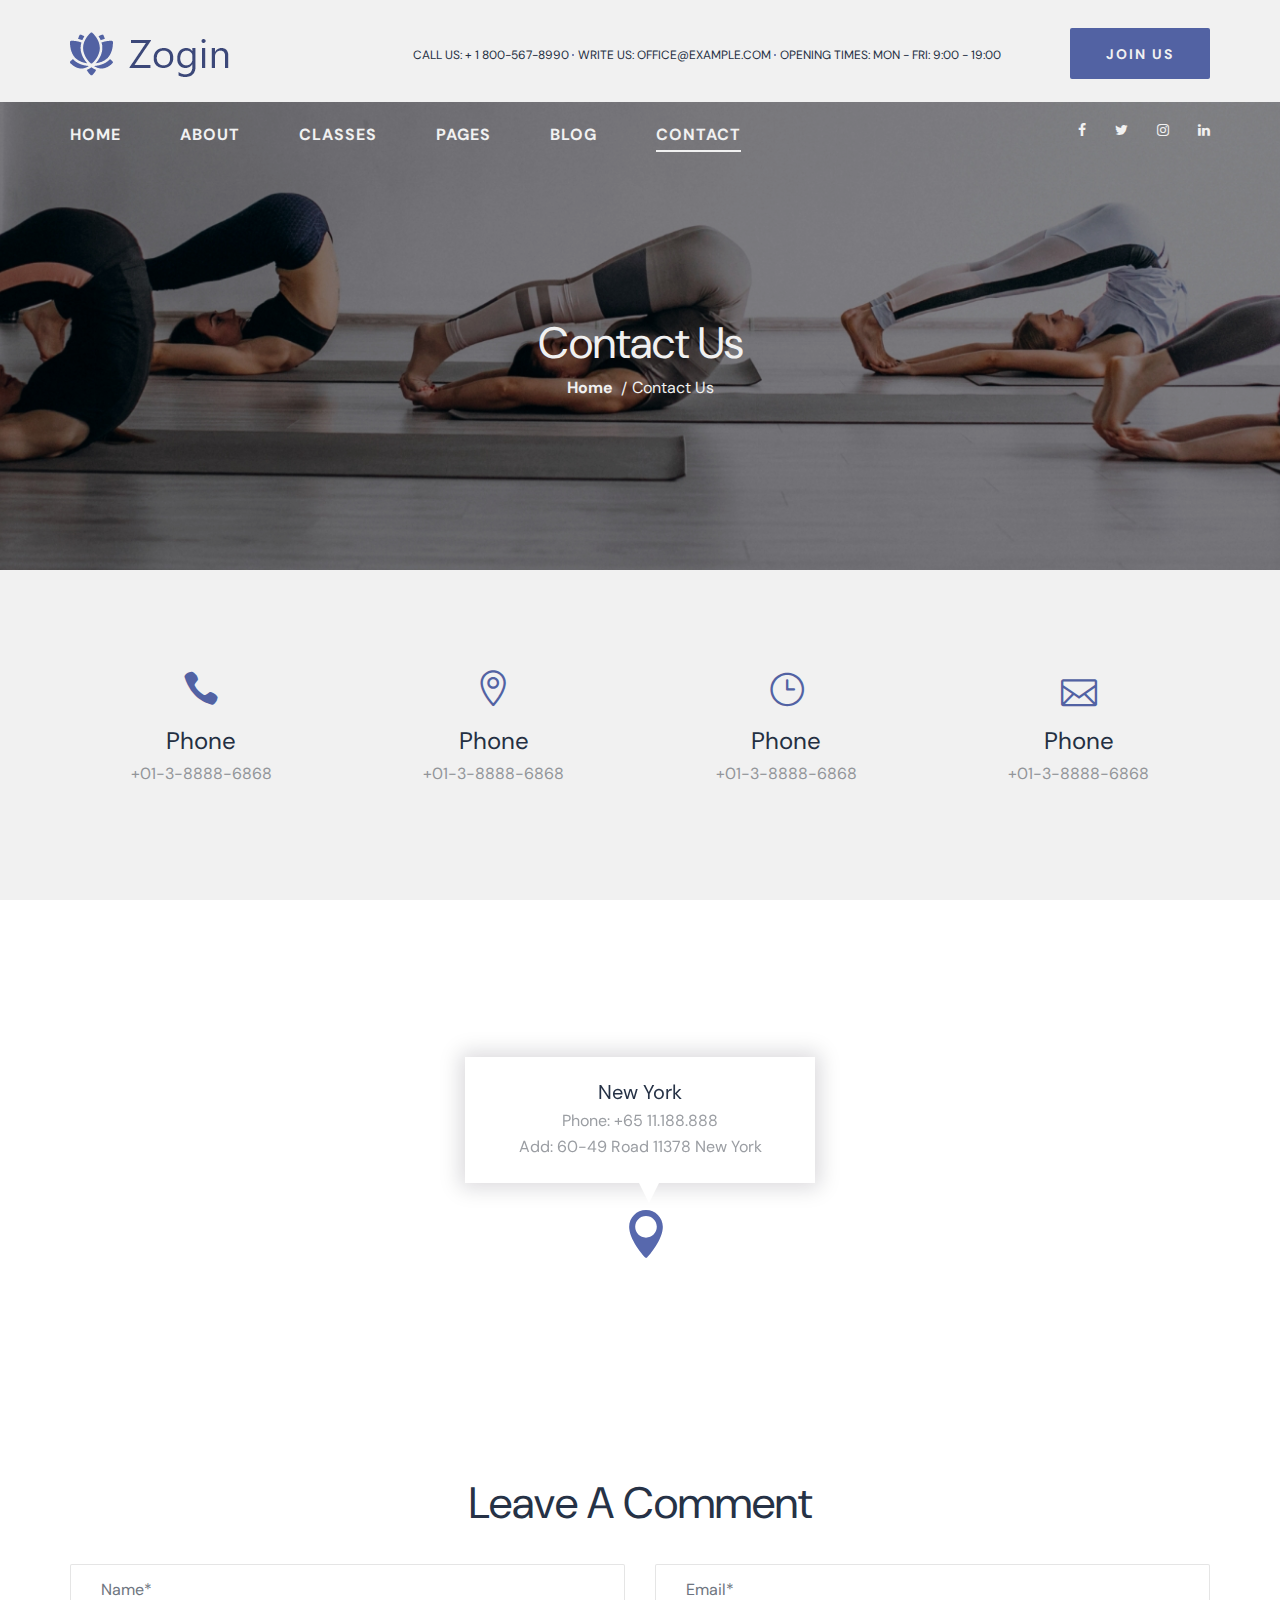
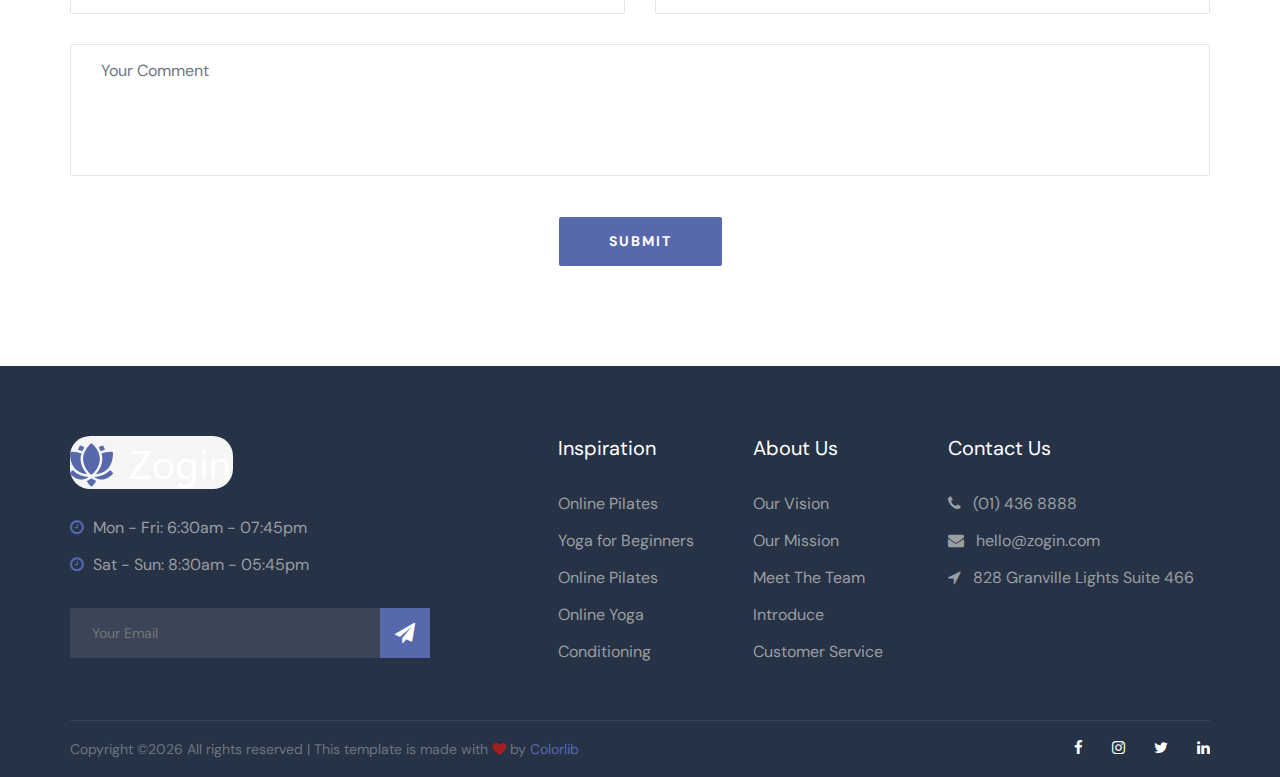
<file: contact.html>
<!DOCTYPE html>
<html lang="zxx">

<head>
    <meta charset="UTF-8">
    <meta name="description" content="Directing Template">
    <meta name="keywords" content="Directing, unica, creative, html">
    <meta name="viewport" content="width=device-width, initial-scale=1.0">
    <meta http-equiv="X-UA-Compatible" content="ie=edge">
    <title>Zogin | Template</title>

    <!-- Google Font -->
    <link href="https://fonts.googleapis.com/css2?family=DM+Sans:wght@400;500;700&display=swap" rel="stylesheet">

    <!-- Css Styles -->
    <link rel="stylesheet" href="css/bootstrap.min.css" type="text/css">
    <link rel="stylesheet" href="css/font-awesome.min.css" type="text/css">
    <link rel="stylesheet" href="css/elegant-icons.css" type="text/css">
    <link rel="stylesheet" href="css/nice-select.css" type="text/css">
    <link rel="stylesheet" href="css/barfiller.css" type="text/css">
    <link rel="stylesheet" href="css/owl.carousel.min.css" type="text/css">
    <link rel="stylesheet" href="css/slicknav.min.css" type="text/css">
    <link rel="stylesheet" href="css/style.css" type="text/css">
</head>

<body>
    <!-- Page Preloder -->
    <div id="preloder">
        <div class="loader"></div>
    </div>

    <!-- Offcanvas Menu Begin -->
    <div class="offcanvas-menu-overlay"></div>
    <div class="offcanvas-menu">
        <div class="offcanvas__logo">
            <a href="./index.html"><img src="img/logo.png" alt=""></a>
        </div>
        <div id="mobile-menu-wrap"></div>
        <div class="offcanvas__widget">
            <ul>
                <li>CALL US: + 1 800-567-8990</li>
                <li>WRITE US: OFFICE@EXAMPLE.COM</li>
                <li>OPENING TIMES: MON - FRI: 9:00 - 19:00</li>
            </ul>
            <a href="#" class="primary-btn">JOIN US</a>
        </div>
        <nav class="header__menu">
            <ul class="mobile-menu">
                <li class="active"><a href="./index.html">Home</a></li>
                <li><a href="./about-us.html">About</a></li>
                <li><a href="./classes.html">Classes</a></li>
                <li><a href="#">Pages</a>
                    <ul class="dropdown">
                        <li><a href="./classes-details.html">Classes Details</a></li>
                        <li><a href="./blog-details.html">Blog Details</a></li>
                        <li><a href="./pricing.html">Pricing</a></li>
                        <li><a href="./faq.html">Faq</a></li>
                    </ul>
                </li>
                <li><a href="./blog.html">Blog</a></li>
                <li><a href="./contact.html">Contact</a></li>
            </ul>
        </nav>
        <div class="offcanvas__social">
            <a href="#"><i class="fa fa-facebook"></i></a>
            <a href="#"><i class="fa fa-twitter"></i></a>
            <a href="#"><i class="fa fa-instagram"></i></a>
            <a href="#"><i class="fa fa-linkedin"></i></a>
        </div>
    </div>
    <!-- Offcanvas Menu End -->

    <!-- Header Section Begin -->
    <header class="header">
        <div class="header__top">
            <div class="container">
                <div class="row">
                    <div class="col-lg-3 col-md-3">
                        <div class="header__logo">
                            <a href="./index.html"><img src="img/logo.png" alt=""></a>
                        </div>
                    </div>
                    <div class="col-lg-9 col-md-9">
                        <div class="header__top__widget">
                            <ul>
                                <li>CALL US: + 1 800-567-8990</li>
                                <li>WRITE US: OFFICE@EXAMPLE.COM</li>
                                <li>OPENING TIMES: MON - FRI: 9:00 - 19:00</li>
                            </ul>
                            <a href="#" class="primary-btn">JOIN US</a>
                        </div>
                    </div>
                </div>
                <div class="canvas__open">
                    <i class="fa fa-bars"></i>
                </div>
            </div>
        </div>
        <div class="header__nav">
            <div class="container">
                <div class="row">
                    <div class="col-lg-9 col-md-9">
                        <nav class="header__menu">
                            <ul>
                                <li><a href="./index.html">Home</a></li>
                                <li><a href="./about-us.html">About</a></li>
                                <li><a href="./classes.html">Classes</a></li>
                                <li><a href="#">Pages</a>
                                    <ul class="dropdown">
                                        <li><a href="./classes-details.html">Classes Details</a></li>
                                        <li><a href="./blog-details.html">Blog Details</a></li>
                                        <li><a href="./pricing.html">Pricing</a></li>
                                        <li><a href="./faq.html">Faq</a></li>
                                    </ul>
                                </li>
                                <li><a href="./blog.html">Blog</a></li>
                                <li class="active"><a href="./contact.html">Contact</a></li>
                            </ul>
                        </nav>
                    </div>
                    <div class="col-lg-3 col-md-3">
                        <div class="header__social">
                            <a href="#"><i class="fa fa-facebook"></i></a>
                            <a href="#"><i class="fa fa-twitter"></i></a>
                            <a href="#"><i class="fa fa-instagram"></i></a>
                            <a href="#"><i class="fa fa-linkedin"></i></a>
                        </div>
                    </div>
                </div>
            </div>
        </div>
    </header>
    <!-- Header Section End -->

    <!-- Breadcrumb Begin -->
    <section class="breadcrumb-option set-bg" data-setbg="img/breadcrumb.jpg">
        <div class="container">
            <div class="row">
                <div class="col-lg-12">
                    <div class="breadcrumb__text">
                        <h2>Contact Us</h2>
                        <div class="breadcrumb__widget">
                            <a href="./index.html">Home</a>
                            <span>Contact Us</span>
                        </div>
                    </div>
                </div>
            </div>
        </div>
    </section>
    <!-- Breadcrumb End -->

    <!-- Contact Section Begin -->
    <section class="contact spad">
        <div class="container">
            <div class="row">
                <div class="col-lg-3 col-md-6 col-sm-6">
                    <div class="contact__widget__item">
                        <span class="icon_phone"></span>
                        <h4>Phone</h4>
                        <p>+01-3-8888-6868</p>
                    </div>
                </div>
                <div class="col-lg-3 col-md-6 col-sm-6">
                    <div class="contact__widget__item">
                        <span class="icon_pin_alt"></span>
                        <h4>Phone</h4>
                        <p>+01-3-8888-6868</p>
                    </div>
                </div>
                <div class="col-lg-3 col-md-6 col-sm-6">
                    <div class="contact__widget__item">
                        <span class="icon_clock_alt"></span>
                        <h4>Phone</h4>
                        <p>+01-3-8888-6868</p>
                    </div>
                </div>
                <div class="col-lg-3 col-md-6 col-sm-6">
                    <div class="contact__widget__item">
                        <span class="icon_mail_alt"></span>
                        <h4>Phone</h4>
                        <p>+01-3-8888-6868</p>
                    </div>
                </div>
            </div>
        </div>
    </section>
    <!-- Contact Section End -->

    <!-- Map Begin -->
    <div class="map">
        <iframe
            src="https://www.google.com/maps/embed?pb=!1m18!1m12!1m3!1d49116.39176087041!2d-86.41867791216099!3d39.69977417971648!2m3!1f0!2f0!3f0!3m2!1i1024!2i768!4f13.1!3m3!1m2!1s0x886ca48c841038a1%3A0x70cfba96bf847f0!2sPlainfield%2C%20IN%2C%20USA!5e0!3m2!1sen!2sbd!4v1586106673811!5m2!1sen!2sbd"
            height="500" style="border:0;" allowfullscreen="" aria-hidden="false" tabindex="0"></iframe>
        <div class="map-inside">
            <i class="icon_pin"></i>
            <div class="inside-widget">
                <h5>New York</h5>
                <ul>
                    <li>Phone: +65 11.188.888</li>
                    <li>Add: 60-49 Road 11378 New York</li>
                </ul>
            </div>
        </div>
    </div>
    <!-- Map End -->

    <!-- Leave Comment Begin -->
    <div class="leave-comment comment-form spad">
        <div class="container">
            <div class="row">
                <div class="col-lg-12">
                    <div class="leave__comment__text">
                        <h2>Leave A Comment</h2>
                        <form action="#">
                            <div class="row">
                                <div class="col-lg-6 col-md-6">
                                    <input type="text" placeholder="Name*">
                                </div>
                                <div class="col-lg-6 col-md-6">
                                    <input type="text" placeholder="Email*">
                                </div>
                                <div class="col-lg-12 text-center">
                                    <textarea placeholder="Your Comment"></textarea>
                                    <button type="submit" class="site-btn">Submit</button>
                                </div>
                            </div>
                        </form>
                    </div>
                </div>
            </div>
        </div>
    </div>
    <!-- Leave Comment End -->

    <!-- Footer Section Begin -->
    <section class="footer">
        <div class="container">
            <div class="row">
                <div class="col-lg-4 col-md-6 col-sm-6">
                    <div class="footer__about">
                        <img src="img/footer-logo.png" alt="">
                        <ul>
                            <li><i class="fa fa-clock-o"></i> Mon - Fri: 6:30am - 07:45pm</li>
                            <li><i class="fa fa-clock-o"></i> Sat - Sun: 8:30am - 05:45pm</li>
                        </ul>
                        <form action="#" class="subscribe-form">
                            <input type="text" placeholder="Your Email">
                            <button type="submit"><i class="fa fa-send"></i></button>
                        </form>
                    </div>
                </div>
                <div class="col-lg-2 offset-lg-1 col-md-3 col-sm-6">
                    <div class="footer__widget">
                        <h5>Inspiration</h5>
                        <ul>
                            <li><a href="#">Online Pilates</a></li>
                            <li><a href="#">Yoga for Beginners</a></li>
                            <li><a href="#">Online Pilates</a></li>
                            <li><a href="#">Online Yoga</a></li>
                            <li><a href="#">Conditioning</a></li>
                        </ul>
                    </div>
                </div>
                <div class="col-lg-2 col-md-3 col-sm-6">
                    <div class="footer__widget">
                        <h5>About Us</h5>
                        <ul>
                            <li><a href="#">Our Vision</a></li>
                            <li><a href="#">Our Mission</a></li>
                            <li><a href="#">Meet The Team</a></li>
                            <li><a href="#">Introduce</a></li>
                            <li><a href="#">Customer Service</a></li>
                        </ul>
                    </div>
                </div>
                <div class="col-lg-3 col-md-6 col-sm-6">
                    <div class="footer__widget">
                        <h5>Contact Us</h5>
                        <ul class="footer-address">
                            <li><i class="fa fa-phone"></i> (01) 436 8888</li>
                            <li><i class="fa fa-envelope"></i> hello@zogin.com</li>
                            <li><i class="fa fa-location-arrow"></i> 828 Granville Lights Suite 466</li>
                        </ul>
                    </div>
                </div>
            </div>
            <div class="footer__copyright">
                <div class="row">
                    <div class="col-lg-6 col-md-6 col-sm-6">
                        <!-- Link back to Colorlib can't be removed. Template is licensed under CC BY 3.0. -->
                        <div class="footer__copyright__text">
                            <p>Copyright &copy;<script>document.write(new Date().getFullYear());</script> All rights reserved | This template is made with <i class="fa fa-heart" aria-hidden="true"></i> by <a href="https://colorlib.com" target="_blank">Colorlib</a></p>
                        </div>
                        <!-- Link back to Colorlib can't be removed. Template is licensed under CC BY 3.0. -->
                    </div>
                    <div class="col-lg-6 col-md-6 col-sm-6">
                        <div class="footer__copyright__social">
                            <a href="#"><i class="fa fa-facebook"></i></a>
                            <a href="#"><i class="fa fa-instagram"></i></a>
                            <a href="#"><i class="fa fa-twitter"></i></a>
                            <a href="#"><i class="fa fa-linkedin"></i></a>
                        </div>
                    </div>
                </div>
            </div>
        </div>
    </section>
    <!-- Footer Section End -->

    <!-- Js Plugins -->
    <script src="js/jquery-3.3.1.min.js"></script>
    <script src="js/bootstrap.min.js"></script>
    <script src="js/jquery.nice-select.min.js"></script>
    <script src="js/jquery.barfiller.js"></script>
    <script src="js/jquery.slicknav.js"></script>
    <script src="js/owl.carousel.min.js"></script>
    <script src="js/main.js"></script>
</body>

</html>
</file>
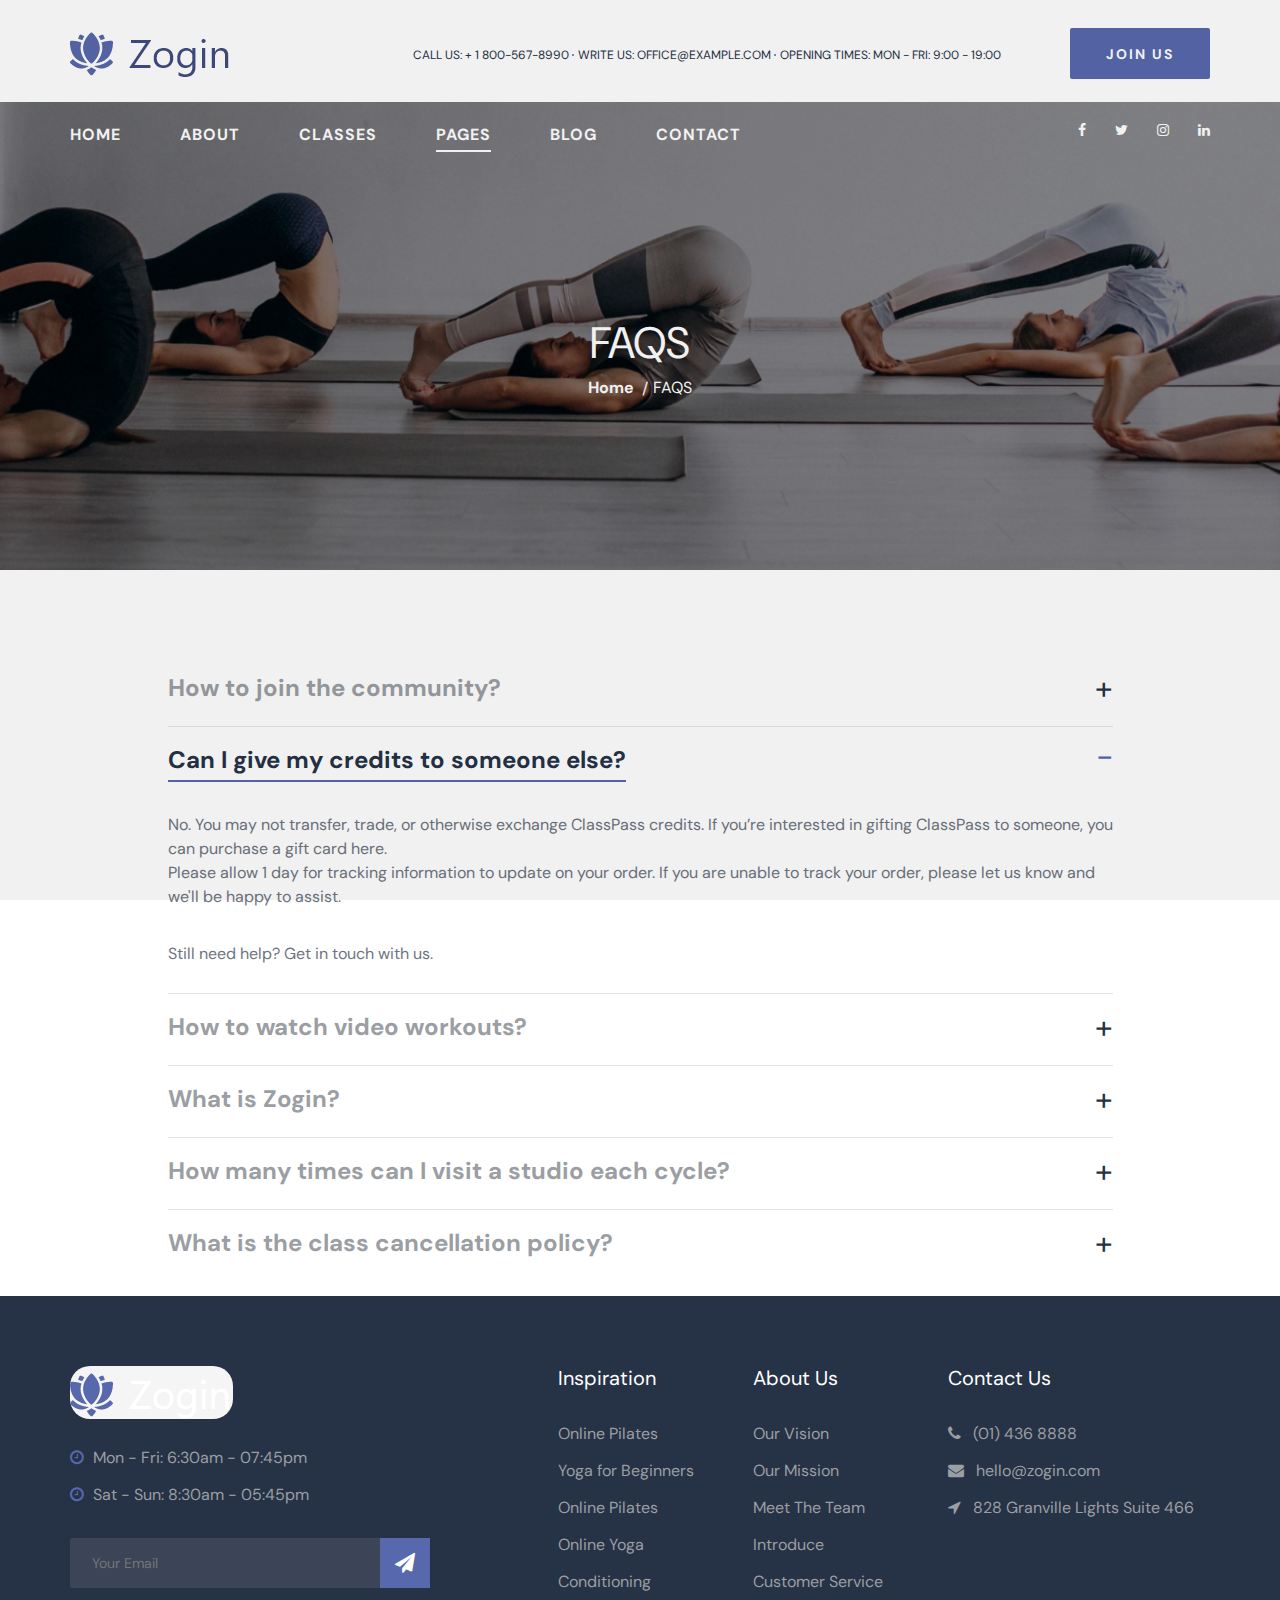
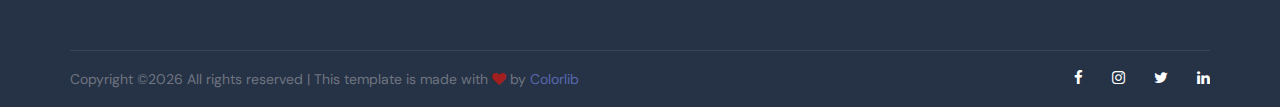
<file: faq.html>
<!DOCTYPE html>
<html lang="zxx">

<head>
    <meta charset="UTF-8">
    <meta name="description" content="Directing Template">
    <meta name="keywords" content="Directing, unica, creative, html">
    <meta name="viewport" content="width=device-width, initial-scale=1.0">
    <meta http-equiv="X-UA-Compatible" content="ie=edge">
    <title>Zogin | Template</title>

    <!-- Google Font -->
    <link href="https://fonts.googleapis.com/css2?family=Capriola&display=swap" rel="stylesheet">
    <link href="https://fonts.googleapis.com/css2?family=DM+Sans:wght@400;500;700&display=swap" rel="stylesheet">

    <!-- Css Styles -->
    <link rel="stylesheet" href="css/bootstrap.min.css" type="text/css">
    <link rel="stylesheet" href="css/font-awesome.min.css" type="text/css">
    <link rel="stylesheet" href="css/elegant-icons.css" type="text/css">
    <link rel="stylesheet" href="css/nice-select.css" type="text/css">
    <link rel="stylesheet" href="css/barfiller.css" type="text/css">
    <link rel="stylesheet" href="css/owl.carousel.min.css" type="text/css">
    <link rel="stylesheet" href="css/slicknav.min.css" type="text/css">
    <link rel="stylesheet" href="css/style.css" type="text/css">
</head>

<body>
    <!-- Page Preloder -->
    <div id="preloder">
        <div class="loader"></div>
    </div>

    <!-- Offcanvas Menu Begin -->
    <div class="offcanvas-menu-overlay"></div>
    <div class="offcanvas-menu">
        <div class="offcanvas__logo">
            <a href="./index.html"><img src="img/logo.png" alt=""></a>
        </div>
        <div id="mobile-menu-wrap"></div>
        <div class="offcanvas__widget">
            <ul>
                <li>CALL US: + 1 800-567-8990</li>
                <li>WRITE US: OFFICE@EXAMPLE.COM</li>
                <li>OPENING TIMES: MON - FRI: 9:00 - 19:00</li>
            </ul>
            <a href="#" class="primary-btn">JOIN US</a>
        </div>
        <nav class="header__menu">
            <ul class="mobile-menu">
                <li class="active"><a href="./index.html">Home</a></li>
                <li><a href="./about-us.html">About</a></li>
                <li><a href="./classes.html">Classes</a></li>
                <li><a href="#">Pages</a>
                    <ul class="dropdown">
                        <li><a href="./classes-details.html">Classes Details</a></li>
                        <li><a href="./blog-details.html">Blog Details</a></li>
                        <li><a href="./pricing.html">Pricing</a></li>
                        <li><a href="./faq.html">Faq</a></li>
                    </ul>
                </li>
                <li><a href="./blog.html">Blog</a></li>
                <li><a href="./contact.html">Contact</a></li>
            </ul>
        </nav>
        <div class="offcanvas__social">
            <a href="#"><i class="fa fa-facebook"></i></a>
            <a href="#"><i class="fa fa-twitter"></i></a>
            <a href="#"><i class="fa fa-instagram"></i></a>
            <a href="#"><i class="fa fa-linkedin"></i></a>
        </div>
    </div>
    <!-- Offcanvas Menu End -->

    <!-- Header Section Begin -->
    <header class="header">
        <div class="header__top">
            <div class="container">
                <div class="row">
                    <div class="col-lg-3 col-md-3">
                        <div class="header__logo">
                            <a href="./index.html"><img src="img/logo.png" alt=""></a>
                        </div>
                    </div>
                    <div class="col-lg-9 col-md-9">
                        <div class="header__top__widget">
                            <ul>
                                <li>CALL US: + 1 800-567-8990</li>
                                <li>WRITE US: OFFICE@EXAMPLE.COM</li>
                                <li>OPENING TIMES: MON - FRI: 9:00 - 19:00</li>
                            </ul>
                            <a href="#" class="primary-btn">JOIN US</a>
                        </div>
                    </div>
                </div>
                <div class="canvas__open">
                    <i class="fa fa-bars"></i>
                </div>
            </div>
        </div>
        <div class="header__nav">
            <div class="container">
                <div class="row">
                    <div class="col-lg-9 col-md-9">
                        <nav class="header__menu">
                            <ul>
                                <li><a href="./index.html">Home</a></li>
                                <li><a href="./about-us">About</a></li>
                                <li><a href="./classes.html">Classes</a></li>
                                <li class="active"><a href="#">Pages</a>
                                    <ul class="dropdown">
                                        <li><a href="./about-us.html">About</a></li>
                                        <li><a href="./classes-details.html">Classes Details</a></li>
                                        <li><a href="./blog-details.html">Blog Details</a></li>
                                        <li><a href="./pricing.html">Pricing</a></li>
                                        <li><a href="./faq.html">Faq</a></li>
                                    </ul>
                                </li>
                                <li><a href="./blog.html">Blog</a></li>
                                <li><a href="./contact.html">Contact</a></li>
                            </ul>
                        </nav>
                    </div>
                    <div class="col-lg-3 col-md-3">
                        <div class="header__social">
                            <a href="#"><i class="fa fa-facebook"></i></a>
                            <a href="#"><i class="fa fa-twitter"></i></a>
                            <a href="#"><i class="fa fa-instagram"></i></a>
                            <a href="#"><i class="fa fa-linkedin"></i></a>
                        </div>
                    </div>
                </div>
            </div>
        </div>
    </header>
    <!-- Header Section End -->

    <!-- Breadcrumb Begin -->
    <section class="breadcrumb-option set-bg" data-setbg="img/breadcrumb.jpg">
        <div class="container">
            <div class="row">
                <div class="col-lg-12">
                    <div class="breadcrumb__text">
                        <h2>FAQS</h2>
                        <div class="breadcrumb__widget">
                            <a href="./index.html">Home</a>
                            <span>FAQS</span>
                        </div>
                    </div>
                </div>
            </div>
        </div>
    </section>
    <!-- Breadcrumb End -->

    <!-- Faq Begin -->
    <div class="faq spad">
        <div class="container">
            <div class="row d-flex justify-content-center">
                <div class="col-lg-10">
                    <div class="faq__accordion">
                        <div class="accordion" id="accordionExample">
                            <div class="card">
                                <div class="card-heading">
                                    <a data-toggle="collapse" data-target="#collapseOne">
                                        <span>How to join the community?</span>
                                    </a>
                                </div>
                                <div id="collapseOne" class="collapse" data-parent="#accordionExample">
                                    <div class="card-body">
                                        <p>No. You may not transfer, trade, or otherwise exchange ClassPass credits. If
                                            you’re interested in gifting ClassPass to someone, you can purchase a gift
                                            card here.</p>
                                        <p>Please allow 1 day for tracking information to update on your order. If you
                                            are unable to track your order, please let us know and we'll be happy to
                                            assist.</p>
                                        <h6>Still need help? <a href="#">Get in touch with us.</a></h6>
                                    </div>
                                </div>
                            </div>
                            <div class="card">
                                <div class="card-heading active">
                                    <a data-toggle="collapse" data-target="#collapseTwo">
                                        <span>Can I give my credits to someone else?</span>
                                    </a>
                                </div>
                                <div id="collapseTwo" class="collapse show" data-parent="#accordionExample">
                                    <div class="card-body">
                                        <p>No. You may not transfer, trade, or otherwise exchange ClassPass credits. If
                                            you’re interested in gifting ClassPass to someone, you can purchase a gift
                                            card here.</p>
                                        <p>Please allow 1 day for tracking information to update on your order. If you
                                            are unable to track your order, please let us know and we'll be happy to
                                            assist.</p>
                                        <h6>Still need help? <a href="#">Get in touch with us.</a></h6>
                                    </div>
                                </div>
                            </div>
                            <div class="card">
                                <div class="card-heading">
                                    <a data-toggle="collapse" data-target="#collapseThree">
                                        <span>How to watch video workouts?</span>
                                    </a>
                                </div>
                                <div id="collapseThree" class="collapse" data-parent="#accordionExample">
                                    <div class="card-body">
                                        <p>No. You may not transfer, trade, or otherwise exchange ClassPass credits. If
                                            you’re interested in gifting ClassPass to someone, you can purchase a gift
                                            card here.</p>
                                        <p>Please allow 1 day for tracking information to update on your order. If you
                                            are unable to track your order, please let us know and we'll be happy to
                                            assist.</p>
                                        <h6>Still need help? <a href="#">Get in touch with us.</a></h6>
                                    </div>
                                </div>
                            </div>
                            <div class="card">
                                <div class="card-heading">
                                    <a data-toggle="collapse" data-target="#collapseFour">
                                        <span>What is Zogin?</span>
                                    </a>
                                </div>
                                <div id="collapseFour" class="collapse" data-parent="#accordionExample">
                                    <div class="card-body">
                                        <p>No. You may not transfer, trade, or otherwise exchange ClassPass credits. If
                                            you’re interested in gifting ClassPass to someone, you can purchase a gift
                                            card here.</p>
                                        <p>Please allow 1 day for tracking information to update on your order. If you
                                            are unable to track your order, please let us know and we'll be happy to
                                            assist.</p>
                                        <h6>Still need help? <a href="#">Get in touch with us.</a></h6>
                                    </div>
                                </div>
                            </div>
                            <div class="card">
                                <div class="card-heading">
                                    <a data-toggle="collapse" data-target="#collapseFive">
                                        <span>How many times can I visit a studio each cycle?</span>
                                    </a>
                                </div>
                                <div id="collapseFive" class="collapse" data-parent="#accordionExample">
                                    <div class="card-body">
                                        <p>No. You may not transfer, trade, or otherwise exchange ClassPass credits. If
                                            you’re interested in gifting ClassPass to someone, you can purchase a gift
                                            card here.</p>
                                        <p>Please allow 1 day for tracking information to update on your order. If you
                                            are unable to track your order, please let us know and we'll be happy to
                                            assist.</p>
                                        <h6>Still need help? <a href="#">Get in touch with us.</a></h6>
                                    </div>
                                </div>
                            </div>
                            <div class="card">
                                <div class="card-heading">
                                    <a data-toggle="collapse" data-target="#collapseSix">
                                        <span>What is the class cancellation policy?</span>
                                    </a>
                                </div>
                                <div id="collapseSix" class="collapse" data-parent="#accordionExample">
                                    <div class="card-body">
                                        <p>No. You may not transfer, trade, or otherwise exchange ClassPass credits. If
                                            you’re interested in gifting ClassPass to someone, you can purchase a gift
                                            card here.</p>
                                        <p>Please allow 1 day for tracking information to update on your order. If you
                                            are unable to track your order, please let us know and we'll be happy to
                                            assist.</p>
                                        <h6>Still need help? <a href="#">Get in touch with us.</a></h6>
                                    </div>
                                </div>
                            </div>
                        </div>
                    </div>
                </div>
            </div>
        </div>
    </div>
    <!-- Faq End -->

    <!-- Footer Section Begin -->
    <section class="footer">
        <div class="container">
            <div class="row">
                <div class="col-lg-4 col-md-6 col-sm-6">
                    <div class="footer__about">
                        <img src="img/footer-logo.png" alt="">
                        <ul>
                            <li><i class="fa fa-clock-o"></i> Mon - Fri: 6:30am - 07:45pm</li>
                            <li><i class="fa fa-clock-o"></i> Sat - Sun: 8:30am - 05:45pm</li>
                        </ul>
                        <form action="#" class="subscribe-form">
                            <input type="text" placeholder="Your Email">
                            <button type="submit"><i class="fa fa-send"></i></button>
                        </form>
                    </div>
                </div>
                <div class="col-lg-2 offset-lg-1 col-md-3 col-sm-6">
                    <div class="footer__widget">
                        <h5>Inspiration</h5>
                        <ul>
                            <li><a href="#">Online Pilates</a></li>
                            <li><a href="#">Yoga for Beginners</a></li>
                            <li><a href="#">Online Pilates</a></li>
                            <li><a href="#">Online Yoga</a></li>
                            <li><a href="#">Conditioning</a></li>
                        </ul>
                    </div>
                </div>
                <div class="col-lg-2 col-md-3 col-sm-6">
                    <div class="footer__widget">
                        <h5>About Us</h5>
                        <ul>
                            <li><a href="#">Our Vision</a></li>
                            <li><a href="#">Our Mission</a></li>
                            <li><a href="#">Meet The Team</a></li>
                            <li><a href="#">Introduce</a></li>
                            <li><a href="#">Customer Service</a></li>
                        </ul>
                    </div>
                </div>
                <div class="col-lg-3 col-md-6 col-sm-6">
                    <div class="footer__widget">
                        <h5>Contact Us</h5>
                        <ul class="footer-address">
                            <li><i class="fa fa-phone"></i> (01) 436 8888</li>
                            <li><i class="fa fa-envelope"></i> hello@zogin.com</li>
                            <li><i class="fa fa-location-arrow"></i> 828 Granville Lights Suite 466</li>
                        </ul>
                    </div>
                </div>
            </div>
            <div class="footer__copyright">
                <div class="row">
                    <div class="col-lg-6 col-md-6 col-sm-6">
                        <!-- Link back to Colorlib can't be removed. Template is licensed under CC BY 3.0. -->
                        <div class="footer__copyright__text">
                            <p>Copyright &copy;<script>document.write(new Date().getFullYear());</script> All rights reserved | This template is made with <i class="fa fa-heart" aria-hidden="true"></i> by <a href="https://colorlib.com" target="_blank">Colorlib</a></p>
                        </div>
                        <!-- Link back to Colorlib can't be removed. Template is licensed under CC BY 3.0. -->
                    </div>
                    <div class="col-lg-6 col-md-6 col-sm-6">
                        <div class="footer__copyright__social">
                            <a href="#"><i class="fa fa-facebook"></i></a>
                            <a href="#"><i class="fa fa-instagram"></i></a>
                            <a href="#"><i class="fa fa-twitter"></i></a>
                            <a href="#"><i class="fa fa-linkedin"></i></a>
                        </div>
                    </div>
                </div>
            </div>
        </div>
    </section>
    <!-- Footer Section End -->

    <!-- Js Plugins -->
    <script src="js/jquery-3.3.1.min.js"></script>
    <script src="js/bootstrap.min.js"></script>
    <script src="js/jquery.nice-select.min.js"></script>
    <script src="js/jquery.barfiller.js"></script>
    <script src="js/jquery.slicknav.js"></script>
    <script src="js/owl.carousel.min.js"></script>
    <script src="js/main.js"></script>
</body>

</html>
</file>
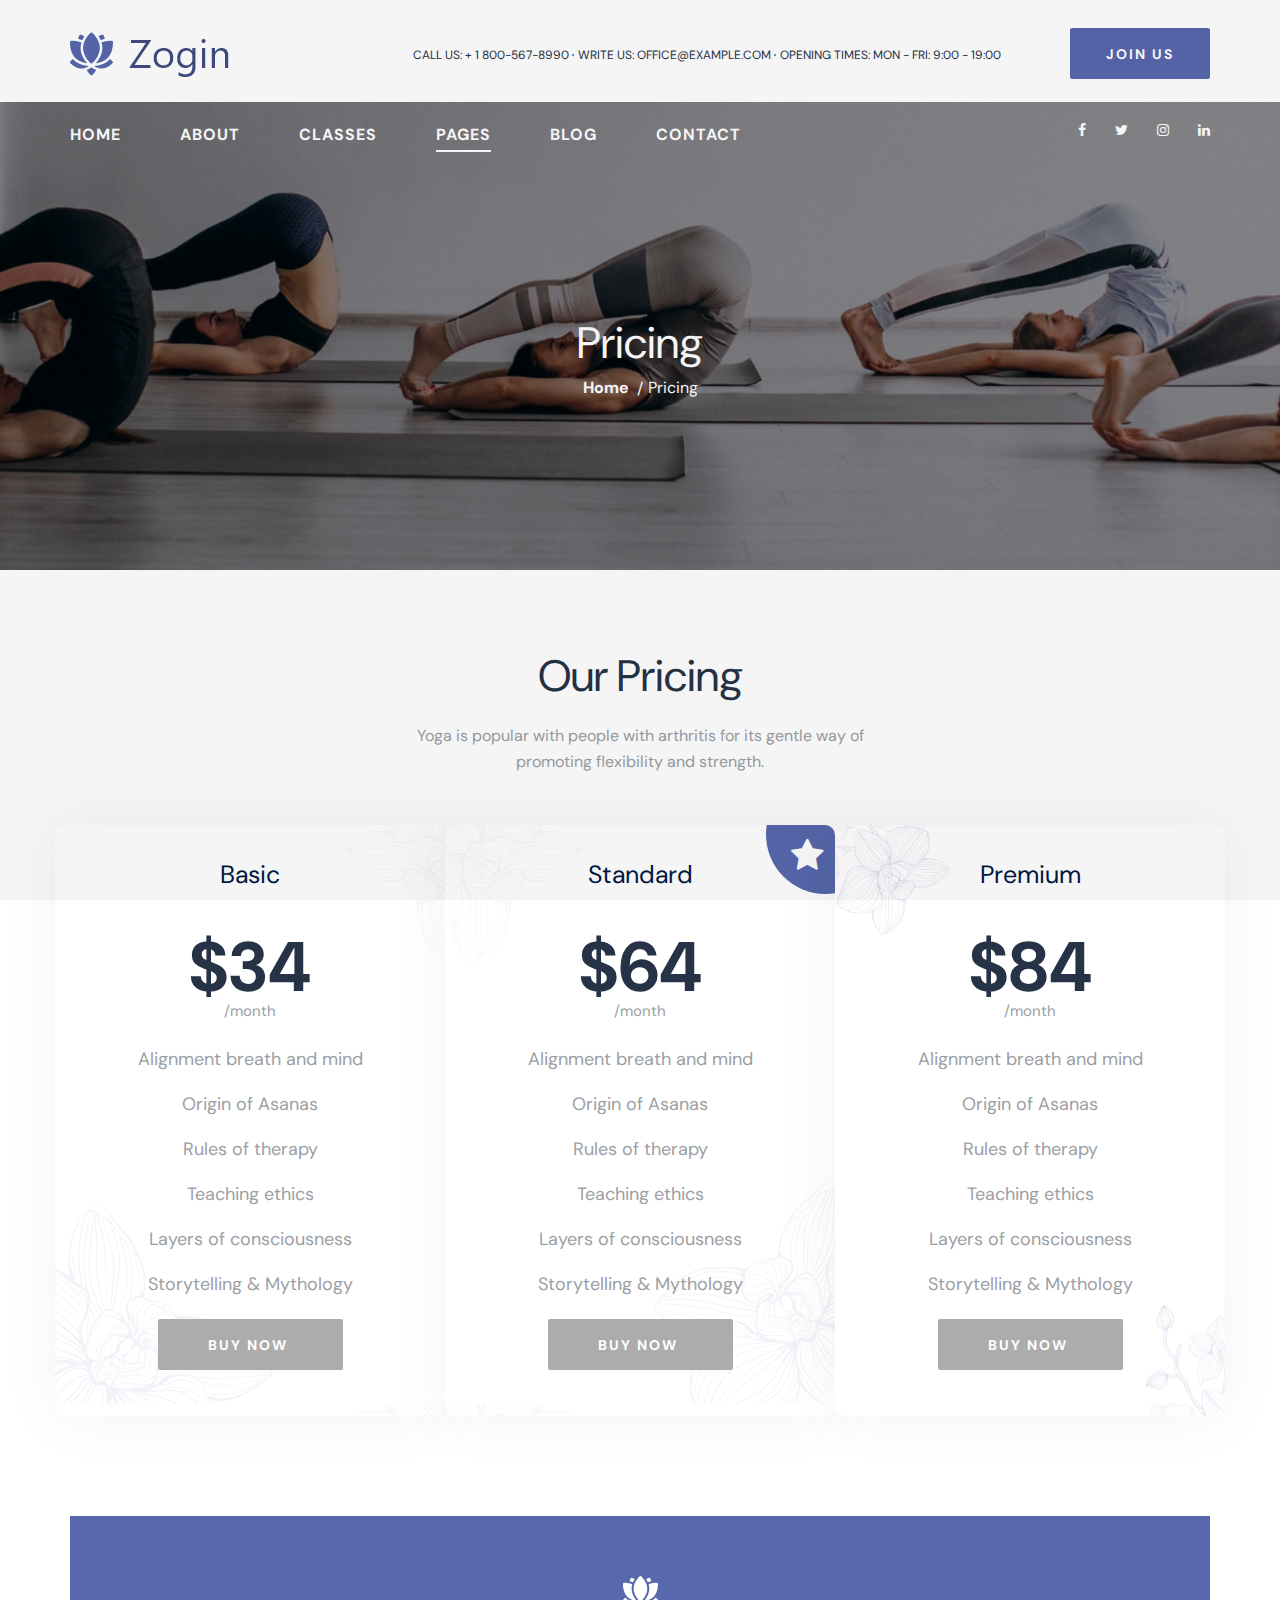
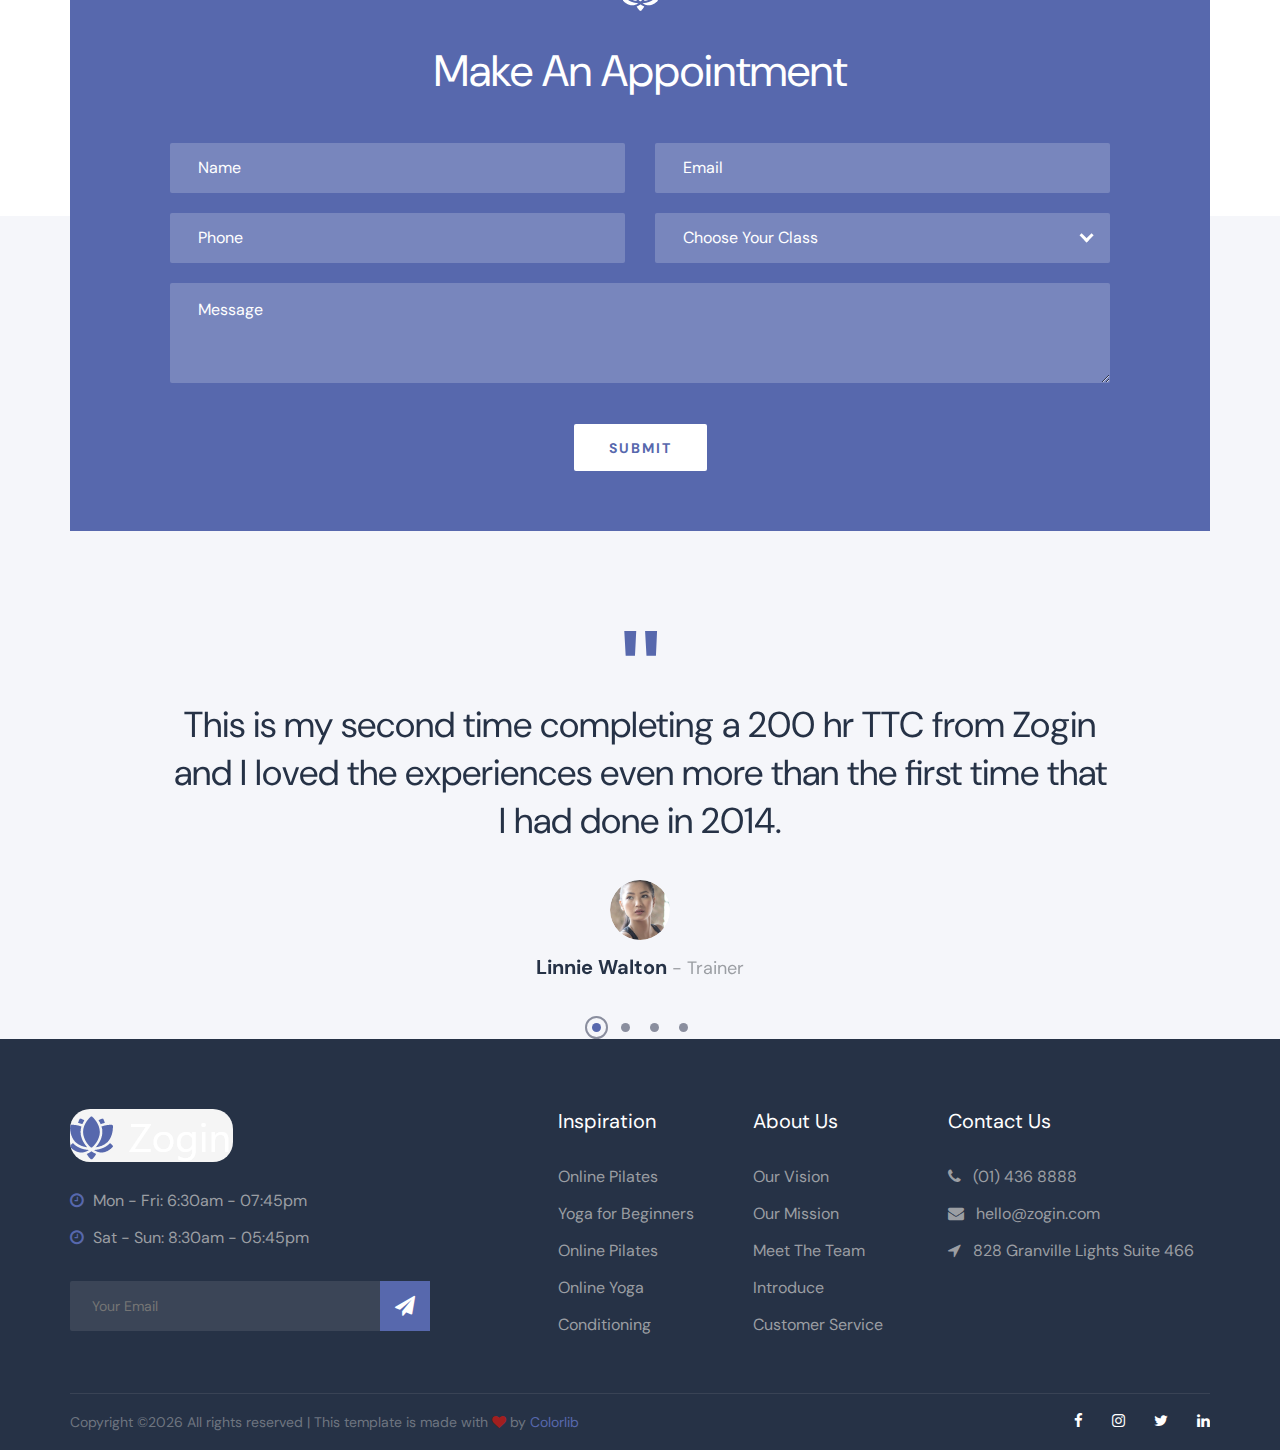
<file: pricing.html>
<!DOCTYPE html>
<html lang="zxx">

<head>
    <meta charset="UTF-8">
    <meta name="description" content="Directing Template">
    <meta name="keywords" content="Directing, unica, creative, html">
    <meta name="viewport" content="width=device-width, initial-scale=1.0">
    <meta http-equiv="X-UA-Compatible" content="ie=edge">
    <title>Zogin | Template</title>

    <!-- Google Font -->
    <link href="https://fonts.googleapis.com/css2?family=DM+Sans:wght@400;500;700&display=swap" rel="stylesheet">

    <!-- Css Styles -->
    <link rel="stylesheet" href="css/bootstrap.min.css" type="text/css">
    <link rel="stylesheet" href="css/font-awesome.min.css" type="text/css">
    <link rel="stylesheet" href="css/elegant-icons.css" type="text/css">
    <link rel="stylesheet" href="css/nice-select.css" type="text/css">
    <link rel="stylesheet" href="css/barfiller.css" type="text/css">
    <link rel="stylesheet" href="css/owl.carousel.min.css" type="text/css">
    <link rel="stylesheet" href="css/slicknav.min.css" type="text/css">
    <link rel="stylesheet" href="css/style.css" type="text/css">
</head>

<body>
    <!-- Page Preloder -->
    <div id="preloder">
        <div class="loader"></div>
    </div>

    <!-- Offcanvas Menu Begin -->
    <div class="offcanvas-menu-overlay"></div>
    <div class="offcanvas-menu">
        <div class="offcanvas__logo">
            <a href="./index.html"><img src="img/logo.png" alt=""></a>
        </div>
        <div id="mobile-menu-wrap"></div>
        <div class="offcanvas__widget">
            <ul>
                <li>CALL US: + 1 800-567-8990</li>
                <li>WRITE US: OFFICE@EXAMPLE.COM</li>
                <li>OPENING TIMES: MON - FRI: 9:00 - 19:00</li>
            </ul>
            <a href="#" class="primary-btn">JOIN US</a>
        </div>
        <nav class="header__menu">
            <ul class="mobile-menu">
                <li class="active"><a href="./index.html">Home</a></li>
                <li><a href="./about-us.html">About</a></li>
                <li><a href="./classes.html">Classes</a></li>
                <li><a href="#">Pages</a>
                    <ul class="dropdown">
                        <li><a href="./classes-details.html">Classes Details</a></li>
                        <li><a href="./blog-details.html">Blog Details</a></li>
                        <li><a href="./pricing.html">Pricing</a></li>
                        <li><a href="./faq.html">Faq</a></li>
                    </ul>
                </li>
                <li><a href="./blog.html">Blog</a></li>
                <li><a href="./contact.html">Contact</a></li>
            </ul>
        </nav>
        <div class="offcanvas__social">
            <a href="#"><i class="fa fa-facebook"></i></a>
            <a href="#"><i class="fa fa-twitter"></i></a>
            <a href="#"><i class="fa fa-instagram"></i></a>
            <a href="#"><i class="fa fa-linkedin"></i></a>
        </div>
    </div>
    <!-- Offcanvas Menu End -->

    <!-- Header Section Begin -->
    <header class="header">
        <div class="header__top">
            <div class="container">
                <div class="row">
                    <div class="col-lg-3 col-md-3">
                        <div class="header__logo">
                            <a href="./index.html"><img src="img/logo.png" alt=""></a>
                        </div>
                    </div>
                    <div class="col-lg-9 col-md-9">
                        <div class="header__top__widget">
                            <ul>
                                <li>CALL US: + 1 800-567-8990</li>
                                <li>WRITE US: OFFICE@EXAMPLE.COM</li>
                                <li>OPENING TIMES: MON - FRI: 9:00 - 19:00</li>
                            </ul>
                            <a href="#" class="primary-btn">JOIN US</a>
                        </div>
                    </div>
                </div>
                <div class="canvas__open">
                    <i class="fa fa-bars"></i>
                </div>
            </div>
        </div>
        <div class="header__nav">
            <div class="container">
                <div class="row">
                    <div class="col-lg-9 col-md-9">
                        <nav class="header__menu">
                            <ul>
                                <li><a href="./index.html">Home</a></li>
                                <li><a href="./about-us.html">About</a></li>
                                <li><a href="./classes.html">Classes</a></li>
                                <li class="active"><a href="#">Pages</a>
                                    <ul class="dropdown">
                                        <li><a href="./classes-details.html">Classes Details</a></li>
                                        <li><a href="./blog-details.html">Blog Details</a></li>
                                        <li><a href="./pricing.html">Pricing</a></li>
                                        <li><a href="./faq.html">Faq</a></li>
                                    </ul>
                                </li>
                                <li><a href="./blog.html">Blog</a></li>
                                <li><a href="./contact.html">Contact</a></li>
                            </ul>
                        </nav>
                    </div>
                    <div class="col-lg-3 col-md-3">
                        <div class="header__social">
                            <a href="#"><i class="fa fa-facebook"></i></a>
                            <a href="#"><i class="fa fa-twitter"></i></a>
                            <a href="#"><i class="fa fa-instagram"></i></a>
                            <a href="#"><i class="fa fa-linkedin"></i></a>
                        </div>
                    </div>
                </div>
            </div>
        </div>
    </header>
    <!-- Header Section End -->

    <!-- Breadcrumb Begin -->
    <section class="breadcrumb-option set-bg" data-setbg="img/breadcrumb.jpg">
        <div class="container">
            <div class="row">
                <div class="col-lg-12">
                    <div class="breadcrumb__text">
                        <h2>Pricing</h2>
                        <div class="breadcrumb__widget">
                            <a href="./index.html">Home</a>
                            <span>Pricing</span>
                        </div>
                    </div>
                </div>
            </div>
        </div>
    </section>
    <!-- Breadcrumb End -->

    <!-- Pricing Section Begin -->
    <section class="pricing spad">
        <div class="container">
            <div class="row">
                <div class="col-lg-12">
                    <div class="section-title normal-title">
                        <h2>Our Pricing</h2>
                        <p>Yoga is popular with people with arthritis for its gentle way of <br />promoting flexibility
                            and strength.</p>
                    </div>
                </div>
            </div>
            <div class="row">
                <div class="col-lg-4 p-0 col-md-6">
                    <div class="pricing__item set-bg" data-setbg="img/pricing/price-bg-1.png">
                        <h4>Basic</h4>
                        <div class="pricing__item__price">
                            <h2>$34</h2>
                            <span>/month</span>
                        </div>
                        <ul>
                            <li>Alignment breath and mind</li>
                            <li>Origin of Asanas</li>
                            <li>Rules of therapy</li>
                            <li>Teaching ethics</li>
                            <li>Layers of consciousness</li>
                            <li>Storytelling & Mythology</li>
                        </ul>
                        <a href="#" class="primary-btn">BUY NOW</a>
                    </div>
                </div>
                <div class="col-lg-4 p-0 col-md-6">
                    <div class="pricing__item active set-bg" data-setbg="img/pricing/price-bg-2.png">
                        <div class="pricing__item__star">
                            <i class="fa fa-star"></i>
                        </div>
                        <h4>Standard</h4>
                        <div class="pricing__item__price">
                            <h2>$64</h2>
                            <span>/month</span>
                        </div>
                        <ul>
                            <li>Alignment breath and mind</li>
                            <li>Origin of Asanas</li>
                            <li>Rules of therapy</li>
                            <li>Teaching ethics</li>
                            <li>Layers of consciousness</li>
                            <li>Storytelling & Mythology</li>
                        </ul>
                        <a href="#" class="primary-btn">BUY NOW</a>
                    </div>
                </div>
                <div class="col-lg-4 p-0 col-md-6">
                    <div class="pricing__item set-bg" data-setbg="img/pricing/price-bg-3.png">
                        <h4>Premium</h4>
                        <div class="pricing__item__price">
                            <h2>$84</h2>
                            <span>/month</span>
                        </div>
                        <ul>
                            <li>Alignment breath and mind</li>
                            <li>Origin of Asanas</li>
                            <li>Rules of therapy</li>
                            <li>Teaching ethics</li>
                            <li>Layers of consciousness</li>
                            <li>Storytelling & Mythology</li>
                        </ul>
                        <a href="#" class="primary-btn">BUY NOW</a>
                    </div>
                </div>
            </div>
        </div>
    </section>
    <!-- Pricing Section End -->

    <!-- Appoinment Section Begin -->
    <section class="appointment">
        <div class="container">
            <div class="appointment__text">
                <div class="row">
                    <div class="col-lg-12">
                        <div class="section-title">
                            <img src="img/icon-white.png" alt="">
                            <h2>Make An Appointment</h2>
                        </div>
                    </div>
                </div>
                <form action="#" class="appointment__form">
                    <div class="row">
                        <div class="col-lg-6">
                            <input type="text" placeholder="Name">
                        </div>
                        <div class="col-lg-6">
                            <input type="text" placeholder="Email">
                        </div>
                        <div class="col-lg-6">
                            <input type="text" placeholder="Phone">
                        </div>
                        <div class="col-lg-6">
                            <select class="class-select">
                                <option value="">Choose Your Class</option>
                            </select>
                        </div>
                        <div class="col-lg-12 text-center">
                            <textarea placeholder="Message"></textarea>
                            <button type="submit">Submit</button>
                        </div>
                    </div>
                </form>
            </div>
        </div>
    </section>
    <!-- Appoinment Section End -->

    <!-- Testimonial Section Begin -->
    <section class="testimonial spad">
        <div class="container">
            <div class="testimonial__slider owl-carousel">
                <div class="testimonial__item">
                    <div class="row d-flex justify-content-center">
                        <div class="col-lg-10">
                            <div class="testimonial__text">
                                <p>This is my second time completing a 200 hr TTC from Zogin and I loved the experiences
                                    even more than the first time that I had done in 2014.</p>
                                <img src="img/testimonial/testimonial-1.png" alt="">
                                <h5>Linnie Walton <span>- Trainer</span></h5>
                            </div>
                        </div>
                    </div>
                </div>
                <div class="testimonial__item">
                    <div class="row d-flex justify-content-center">
                        <div class="col-lg-10">
                            <div class="testimonial__text">
                                <p>This is my second time completing a 200 hr TTC from Zogin and I loved the experiences
                                    even more than the first time that I had done in 2015.</p>
                                <img src="img/testimonial/testimonial-1.png" alt="">
                                <h5>Linnie Walton <span>- Trainer</span></h5>
                            </div>
                        </div>
                    </div>
                </div>
                <div class="testimonial__item">
                    <div class="row d-flex justify-content-center">
                        <div class="col-lg-10">
                            <div class="testimonial__text">
                                <p>This is my second time completing a 200 hr TTC from Zogin and I loved the experiences
                                    even more than the first time that I had done in 2016.</p>
                                <img src="img/testimonial/testimonial-1.png" alt="">
                                <h5>Linnie Walton <span>- Trainer</span></h5>
                            </div>
                        </div>
                    </div>
                </div>
                <div class="testimonial__item">
                    <div class="row d-flex justify-content-center">
                        <div class="col-lg-10">
                            <div class="testimonial__text">
                                <p>This is my second time completing a 200 hr TTC from Zogin and I loved the experiences
                                    even more than the first time that I had done in 2017.</p>
                                <img src="img/testimonial/testimonial-1.png" alt="">
                                <h5>Linnie Walton <span>- Trainer</span></h5>
                            </div>
                        </div>
                    </div>
                </div>
            </div>
        </div>
    </section>
    <!-- Testimonial Section End -->

    <!-- Footer Section Begin -->
    <section class="footer">
        <div class="container">
            <div class="row">
                <div class="col-lg-4 col-md-6 col-sm-6">
                    <div class="footer__about">
                        <img src="img/footer-logo.png" alt="">
                        <ul>
                            <li><i class="fa fa-clock-o"></i> Mon - Fri: 6:30am - 07:45pm</li>
                            <li><i class="fa fa-clock-o"></i> Sat - Sun: 8:30am - 05:45pm</li>
                        </ul>
                        <form action="#" class="subscribe-form">
                            <input type="text" placeholder="Your Email">
                            <button type="submit"><i class="fa fa-send"></i></button>
                        </form>
                    </div>
                </div>
                <div class="col-lg-2 offset-lg-1 col-md-3 col-sm-6">
                    <div class="footer__widget">
                        <h5>Inspiration</h5>
                        <ul>
                            <li><a href="#">Online Pilates</a></li>
                            <li><a href="#">Yoga for Beginners</a></li>
                            <li><a href="#">Online Pilates</a></li>
                            <li><a href="#">Online Yoga</a></li>
                            <li><a href="#">Conditioning</a></li>
                        </ul>
                    </div>
                </div>
                <div class="col-lg-2 col-md-3 col-sm-6">
                    <div class="footer__widget">
                        <h5>About Us</h5>
                        <ul>
                            <li><a href="#">Our Vision</a></li>
                            <li><a href="#">Our Mission</a></li>
                            <li><a href="#">Meet The Team</a></li>
                            <li><a href="#">Introduce</a></li>
                            <li><a href="#">Customer Service</a></li>
                        </ul>
                    </div>
                </div>
                <div class="col-lg-3 col-md-6 col-sm-6">
                    <div class="footer__widget">
                        <h5>Contact Us</h5>
                        <ul class="footer-address">
                            <li><i class="fa fa-phone"></i> (01) 436 8888</li>
                            <li><i class="fa fa-envelope"></i> hello@zogin.com</li>
                            <li><i class="fa fa-location-arrow"></i> 828 Granville Lights Suite 466</li>
                        </ul>
                    </div>
                </div>
            </div>
            <div class="footer__copyright">
                <div class="row">
                    <div class="col-lg-6 col-md-6 col-sm-6">
                        <!-- Link back to Colorlib can't be removed. Template is licensed under CC BY 3.0. -->
                        <div class="footer__copyright__text">
                            <p>Copyright &copy;<script>document.write(new Date().getFullYear());</script> All rights reserved | This template is made with <i class="fa fa-heart" aria-hidden="true"></i> by <a href="https://colorlib.com" target="_blank">Colorlib</a></p>
                        </div>
                        <!-- Link back to Colorlib can't be removed. Template is licensed under CC BY 3.0. -->
                    </div>
                    <div class="col-lg-6 col-md-6 col-sm-6">
                        <div class="footer__copyright__social">
                            <a href="#"><i class="fa fa-facebook"></i></a>
                            <a href="#"><i class="fa fa-instagram"></i></a>
                            <a href="#"><i class="fa fa-twitter"></i></a>
                            <a href="#"><i class="fa fa-linkedin"></i></a>
                        </div>
                    </div>
                </div>
            </div>
        </div>
    </section>
    <!-- Footer Section End -->

    <!-- Js Plugins -->
    <script src="js/jquery-3.3.1.min.js"></script>
    <script src="js/bootstrap.min.js"></script>
    <script src="js/jquery.nice-select.min.js"></script>
    <script src="js/jquery.barfiller.js"></script>
    <script src="js/jquery.slicknav.js"></script>
    <script src="js/owl.carousel.min.js"></script>
    <script src="js/main.js"></script>
</body>

</html>
</file>
<file: css/elegant-icons.css>
@font-face {
	font-family: 'ElegantIcons';
	src:url('../fonts/ElegantIcons.eot');
	src:url('../fonts/ElegantIcons.eot?#iefix') format('embedded-opentype'),
		url('../fonts/ElegantIcons.woff') format('woff'),
		url('../fonts/ElegantIcons.ttf') format('truetype'),
		url('../fonts/ElegantIcons.svg#ElegantIcons') format('svg');
	font-weight: normal;
	font-style: normal;
}

/* Use the following CSS code if you want to use data attributes for inserting your icons */
[data-icon]:before {
	font-family: 'ElegantIcons';
	content: attr(data-icon);
	speak: none;
	font-weight: normal;
	font-variant: normal;
	text-transform: none;
	line-height: 1;
	-webkit-font-smoothing: antialiased;
	-moz-osx-font-smoothing: grayscale;
}

/* Use the following CSS code if you want to have a class per icon */
/*
Instead of a list of all class selectors,
you can use the generic selector below, but it's slower:
[class*="your-class-prefix"] {
*/
.arrow_up, .arrow_down, .arrow_left, .arrow_right, .arrow_left-up, .arrow_right-up, .arrow_right-down, .arrow_left-down, .arrow-up-down, .arrow_up-down_alt, .arrow_left-right_alt, .arrow_left-right, .arrow_expand_alt2, .arrow_expand_alt, .arrow_condense, .arrow_expand, .arrow_move, .arrow_carrot-up, .arrow_carrot-down, .arrow_carrot-left, .arrow_carrot-right, .arrow_carrot-2up, .arrow_carrot-2down, .arrow_carrot-2left, .arrow_carrot-2right, .arrow_carrot-up_alt2, .arrow_carrot-down_alt2, .arrow_carrot-left_alt2, .arrow_carrot-right_alt2, .arrow_carrot-2up_alt2, .arrow_carrot-2down_alt2, .arrow_carrot-2left_alt2, .arrow_carrot-2right_alt2, .arrow_triangle-up, .arrow_triangle-down, .arrow_triangle-left, .arrow_triangle-right, .arrow_triangle-up_alt2, .arrow_triangle-down_alt2, .arrow_triangle-left_alt2, .arrow_triangle-right_alt2, .arrow_back, .icon_minus-06, .icon_plus, .icon_close, .icon_check, .icon_minus_alt2, .icon_plus_alt2, .icon_close_alt2, .icon_check_alt2, .icon_zoom-out_alt, .icon_zoom-in_alt, .icon_search, .icon_box-empty, .icon_box-selected, .icon_minus-box, .icon_plus-box, .icon_box-checked, .icon_circle-empty, .icon_circle-slelected, .icon_stop_alt2, .icon_stop, .icon_pause_alt2, .icon_pause, .icon_menu, .icon_menu-square_alt2, .icon_menu-circle_alt2, .icon_ul, .icon_ol, .icon_adjust-horiz, .icon_adjust-vert, .icon_document_alt, .icon_documents_alt, .icon_pencil, .icon_pencil-edit_alt, .icon_pencil-edit, .icon_folder-alt, .icon_folder-open_alt, .icon_folder-add_alt, .icon_info_alt, .icon_error-oct_alt, .icon_error-circle_alt, .icon_error-triangle_alt, .icon_question_alt2, .icon_question, .icon_comment_alt, .icon_chat_alt, .icon_vol-mute_alt, .icon_volume-low_alt, .icon_volume-high_alt, .icon_quotations, .icon_quotations_alt2, .icon_clock_alt, .icon_lock_alt, .icon_lock-open_alt, .icon_key_alt, .icon_cloud_alt, .icon_cloud-upload_alt, .icon_cloud-download_alt, .icon_image, .icon_images, .icon_lightbulb_alt, .icon_gift_alt, .icon_house_alt, .icon_genius, .icon_mobile, .icon_tablet, .icon_laptop, .icon_desktop, .icon_camera_alt, .icon_mail_alt, .icon_cone_alt, .icon_ribbon_alt, .icon_bag_alt, .icon_creditcard, .icon_cart_alt, .icon_paperclip, .icon_tag_alt, .icon_tags_alt, .icon_trash_alt, .icon_cursor_alt, .icon_mic_alt, .icon_compass_alt, .icon_pin_alt, .icon_pushpin_alt, .icon_map_alt, .icon_drawer_alt, .icon_toolbox_alt, .icon_book_alt, .icon_calendar, .icon_film, .icon_table, .icon_contacts_alt, .icon_headphones, .icon_lifesaver, .icon_piechart, .icon_refresh, .icon_link_alt, .icon_link, .icon_loading, .icon_blocked, .icon_archive_alt, .icon_heart_alt, .icon_star_alt, .icon_star-half_alt, .icon_star, .icon_star-half, .icon_tools, .icon_tool, .icon_cog, .icon_cogs, .arrow_up_alt, .arrow_down_alt, .arrow_left_alt, .arrow_right_alt, .arrow_left-up_alt, .arrow_right-up_alt, .arrow_right-down_alt, .arrow_left-down_alt, .arrow_condense_alt, .arrow_expand_alt3, .arrow_carrot_up_alt, .arrow_carrot-down_alt, .arrow_carrot-left_alt, .arrow_carrot-right_alt, .arrow_carrot-2up_alt, .arrow_carrot-2dwnn_alt, .arrow_carrot-2left_alt, .arrow_carrot-2right_alt, .arrow_triangle-up_alt, .arrow_triangle-down_alt, .arrow_triangle-left_alt, .arrow_triangle-right_alt, .icon_minus_alt, .icon_plus_alt, .icon_close_alt, .icon_check_alt, .icon_zoom-out, .icon_zoom-in, .icon_stop_alt, .icon_menu-square_alt, .icon_menu-circle_alt, .icon_document, .icon_documents, .icon_pencil_alt, .icon_folder, .icon_folder-open, .icon_folder-add, .icon_folder_upload, .icon_folder_download, .icon_info, .icon_error-circle, .icon_error-oct, .icon_error-triangle, .icon_question_alt, .icon_comment, .icon_chat, .icon_vol-mute, .icon_volume-low, .icon_volume-high, .icon_quotations_alt, .icon_clock, .icon_lock, .icon_lock-open, .icon_key, .icon_cloud, .icon_cloud-upload, .icon_cloud-download, .icon_lightbulb, .icon_gift, .icon_house, .icon_camera, .icon_mail, .icon_cone, .icon_ribbon, .icon_bag, .icon_cart, .icon_tag, .icon_tags, .icon_trash, .icon_cursor, .icon_mic, .icon_compass, .icon_pin, .icon_pushpin, .icon_map, .icon_drawer, .icon_toolbox, .icon_book, .icon_contacts, .icon_archive, .icon_heart, .icon_profile, .icon_group, .icon_grid-2x2, .icon_grid-3x3, .icon_music, .icon_pause_alt, .icon_phone, .icon_upload, .icon_download, .social_facebook, .social_twitter, .social_pinterest, .social_googleplus, .social_tumblr, .social_tumbleupon, .social_wordpress, .social_instagram, .social_dribbble, .social_vimeo, .social_linkedin, .social_rss, .social_deviantart, .social_share, .social_myspace, .social_skype, .social_youtube, .social_picassa, .social_googledrive, .social_flickr, .social_blogger, .social_spotify, .social_delicious, .social_facebook_circle, .social_twitter_circle, .social_pinterest_circle, .social_googleplus_circle, .social_tumblr_circle, .social_stumbleupon_circle, .social_wordpress_circle, .social_instagram_circle, .social_dribbble_circle, .social_vimeo_circle, .social_linkedin_circle, .social_rss_circle, .social_deviantart_circle, .social_share_circle, .social_myspace_circle, .social_skype_circle, .social_youtube_circle, .social_picassa_circle, .social_googledrive_alt2, .social_flickr_circle, .social_blogger_circle, .social_spotify_circle, .social_delicious_circle, .social_facebook_square, .social_twitter_square, .social_pinterest_square, .social_googleplus_square, .social_tumblr_square, .social_stumbleupon_square, .social_wordpress_square, .social_instagram_square, .social_dribbble_square, .social_vimeo_square, .social_linkedin_square, .social_rss_square, .social_deviantart_square, .social_share_square, .social_myspace_square, .social_skype_square, .social_youtube_square, .social_picassa_square, .social_googledrive_square, .social_flickr_square, .social_blogger_square, .social_spotify_square, .social_delicious_square, .icon_printer, .icon_calulator, .icon_building, .icon_floppy, .icon_drive, .icon_search-2, .icon_id, .icon_id-2, .icon_puzzle, .icon_like, .icon_dislike, .icon_mug, .icon_currency, .icon_wallet, .icon_pens, .icon_easel, .icon_flowchart, .icon_datareport, .icon_briefcase, .icon_shield, .icon_percent, .icon_globe, .icon_globe-2, .icon_target, .icon_hourglass, .icon_balance, .icon_rook, .icon_printer-alt, .icon_calculator_alt, .icon_building_alt, .icon_floppy_alt, .icon_drive_alt, .icon_search_alt, .icon_id_alt, .icon_id-2_alt, .icon_puzzle_alt, .icon_like_alt, .icon_dislike_alt, .icon_mug_alt, .icon_currency_alt, .icon_wallet_alt, .icon_pens_alt, .icon_easel_alt, .icon_flowchart_alt, .icon_datareport_alt, .icon_briefcase_alt, .icon_shield_alt, .icon_percent_alt, .icon_globe_alt, .icon_clipboard {
	font-family: 'ElegantIcons';
	speak: none;
	font-style: normal;
	font-weight: normal;
	font-variant: normal;
	text-transform: none;
	line-height: 1;
	-webkit-font-smoothing: antialiased;
}
.arrow_up:before {
	content: "\21";
}
.arrow_down:before {
	content: "\22";
}
.arrow_left:before {
	content: "\23";
}
.arrow_right:before {
	content: "\24";
}
.arrow_left-up:before {
	content: "\25";
}
.arrow_right-up:before {
	content: "\26";
}
.arrow_right-down:before {
	content: "\27";
}
.arrow_left-down:before {
	content: "\28";
}
.arrow-up-down:before {
	content: "\29";
}
.arrow_up-down_alt:before {
	content: "\2a";
}
.arrow_left-right_alt:before {
	content: "\2b";
}
.arrow_left-right:before {
	content: "\2c";
}
.arrow_expand_alt2:before {
	content: "\2d";
}
.arrow_expand_alt:before {
	content: "\2e";
}
.arrow_condense:before {
	content: "\2f";
}
.arrow_expand:before {
	content: "\30";
}
.arrow_move:before {
	content: "\31";
}
.arrow_carrot-up:before {
	content: "\32";
}
.arrow_carrot-down:before {
	content: "\33";
}
.arrow_carrot-left:before {
	content: "\34";
}
.arrow_carrot-right:before {
	content: "\35";
}
.arrow_carrot-2up:before {
	content: "\36";
}
.arrow_carrot-2down:before {
	content: "\37";
}
.arrow_carrot-2left:before {
	content: "\38";
}
.arrow_carrot-2right:before {
	content: "\39";
}
.arrow_carrot-up_alt2:before {
	content: "\3a";
}
.arrow_carrot-down_alt2:before {
	content: "\3b";
}
.arrow_carrot-left_alt2:before {
	content: "\3c";
}
.arrow_carrot-right_alt2:before {
	content: "\3d";
}
.arrow_carrot-2up_alt2:before {
	content: "\3e";
}
.arrow_carrot-2down_alt2:before {
	content: "\3f";
}
.arrow_carrot-2left_alt2:before {
	content: "\40";
}
.arrow_carrot-2right_alt2:before {
	content: "\41";
}
.arrow_triangle-up:before {
	content: "\42";
}
.arrow_triangle-down:before {
	content: "\43";
}
.arrow_triangle-left:before {
	content: "\44";
}
.arrow_triangle-right:before {
	content: "\45";
}
.arrow_triangle-up_alt2:before {
	content: "\46";
}
.arrow_triangle-down_alt2:before {
	content: "\47";
}
.arrow_triangle-left_alt2:before {
	content: "\48";
}
.arrow_triangle-right_alt2:before {
	content: "\49";
}
.arrow_back:before {
	content: "\4a";
}
.icon_minus-06:before {
	content: "\4b";
}
.icon_plus:before {
	content: "\4c";
}
.icon_close:before {
	content: "\4d";
}
.icon_check:before {
	content: "\4e";
}
.icon_minus_alt2:before {
	content: "\4f";
}
.icon_plus_alt2:before {
	content: "\50";
}
.icon_close_alt2:before {
	content: "\51";
}
.icon_check_alt2:before {
	content: "\52";
}
.icon_zoom-out_alt:before {
	content: "\53";
}
.icon_zoom-in_alt:before {
	content: "\54";
}
.icon_search:before {
	content: "\55";
}
.icon_box-empty:before {
	content: "\56";
}
.icon_box-selected:before {
	content: "\57";
}
.icon_minus-box:before {
	content: "\58";
}
.icon_plus-box:before {
	content: "\59";
}
.icon_box-checked:before {
	content: "\5a";
}
.icon_circle-empty:before {
	content: "\5b";
}
.icon_circle-slelected:before {
	content: "\5c";
}
.icon_stop_alt2:before {
	content: "\5d";
}
.icon_stop:before {
	content: "\5e";
}
.icon_pause_alt2:before {
	content: "\5f";
}
.icon_pause:before {
	content: "\60";
}
.icon_menu:before {
	content: "\61";
}
.icon_menu-square_alt2:before {
	content: "\62";
}
.icon_menu-circle_alt2:before {
	content: "\63";
}
.icon_ul:before {
	content: "\64";
}
.icon_ol:before {
	content: "\65";
}
.icon_adjust-horiz:before {
	content: "\66";
}
.icon_adjust-vert:before {
	content: "\67";
}
.icon_document_alt:before {
	content: "\68";
}
.icon_documents_alt:before {
	content: "\69";
}
.icon_pencil:before {
	content: "\6a";
}
.icon_pencil-edit_alt:before {
	content: "\6b";
}
.icon_pencil-edit:before {
	content: "\6c";
}
.icon_folder-alt:before {
	content: "\6d";
}
.icon_folder-open_alt:before {
	content: "\6e";
}
.icon_folder-add_alt:before {
	content: "\6f";
}
.icon_info_alt:before {
	content: "\70";
}
.icon_error-oct_alt:before {
	content: "\71";
}
.icon_error-circle_alt:before {
	content: "\72";
}
.icon_error-triangle_alt:before {
	content: "\73";
}
.icon_question_alt2:before {
	content: "\74";
}
.icon_question:before {
	content: "\75";
}
.icon_comment_alt:before {
	content: "\76";
}
.icon_chat_alt:before {
	content: "\77";
}
.icon_vol-mute_alt:before {
	content: "\78";
}
.icon_volume-low_alt:before {
	content: "\79";
}
.icon_volume-high_alt:before {
	content: "\7a";
}
.icon_quotations:before {
	content: "\7b";
}
.icon_quotations_alt2:before {
	content: "\7c";
}
.icon_clock_alt:before {
	content: "\7d";
}
.icon_lock_alt:before {
	content: "\7e";
}
.icon_lock-open_alt:before {
	content: "\e000";
}
.icon_key_alt:before {
	content: "\e001";
}
.icon_cloud_alt:before {
	content: "\e002";
}
.icon_cloud-upload_alt:before {
	content: "\e003";
}
.icon_cloud-download_alt:before {
	content: "\e004";
}
.icon_image:before {
	content: "\e005";
}
.icon_images:before {
	content: "\e006";
}
.icon_lightbulb_alt:before {
	content: "\e007";
}
.icon_gift_alt:before {
	content: "\e008";
}
.icon_house_alt:before {
	content: "\e009";
}
.icon_genius:before {
	content: "\e00a";
}
.icon_mobile:before {
	content: "\e00b";
}
.icon_tablet:before {
	content: "\e00c";
}
.icon_laptop:before {
	content: "\e00d";
}
.icon_desktop:before {
	content: "\e00e";
}
.icon_camera_alt:before {
	content: "\e00f";
}
.icon_mail_alt:before {
	content: "\e010";
}
.icon_cone_alt:before {
	content: "\e011";
}
.icon_ribbon_alt:before {
	content: "\e012";
}
.icon_bag_alt:before {
	content: "\e013";
}
.icon_creditcard:before {
	content: "\e014";
}
.icon_cart_alt:before {
	content: "\e015";
}
.icon_paperclip:before {
	content: "\e016";
}
.icon_tag_alt:before {
	content: "\e017";
}
.icon_tags_alt:before {
	content: "\e018";
}
.icon_trash_alt:before {
	content: "\e019";
}
.icon_cursor_alt:before {
	content: "\e01a";
}
.icon_mic_alt:before {
	content: "\e01b";
}
.icon_compass_alt:before {
	content: "\e01c";
}
.icon_pin_alt:before {
	content: "\e01d";
}
.icon_pushpin_alt:before {
	content: "\e01e";
}
.icon_map_alt:before {
	content: "\e01f";
}
.icon_drawer_alt:before {
	content: "\e020";
}
.icon_toolbox_alt:before {
	content: "\e021";
}
.icon_book_alt:before {
	content: "\e022";
}
.icon_calendar:before {
	content: "\e023";
}
.icon_film:before {
	content: "\e024";
}
.icon_table:before {
	content: "\e025";
}
.icon_contacts_alt:before {
	content: "\e026";
}
.icon_headphones:before {
	content: "\e027";
}
.icon_lifesaver:before {
	content: "\e028";
}
.icon_piechart:before {
	content: "\e029";
}
.icon_refresh:before {
	content: "\e02a";
}
.icon_link_alt:before {
	content: "\e02b";
}
.icon_link:before {
	content: "\e02c";
}
.icon_loading:before {
	content: "\e02d";
}
.icon_blocked:before {
	content: "\e02e";
}
.icon_archive_alt:before {
	content: "\e02f";
}
.icon_heart_alt:before {
	content: "\e030";
}
.icon_star_alt:before {
	content: "\e031";
}
.icon_star-half_alt:before {
	content: "\e032";
}
.icon_star:before {
	content: "\e033";
}
.icon_star-half:before {
	content: "\e034";
}
.icon_tools:before {
	content: "\e035";
}
.icon_tool:before {
	content: "\e036";
}
.icon_cog:before {
	content: "\e037";
}
.icon_cogs:before {
	content: "\e038";
}
.arrow_up_alt:before {
	content: "\e039";
}
.arrow_down_alt:before {
	content: "\e03a";
}
.arrow_left_alt:before {
	content: "\e03b";
}
.arrow_right_alt:before {
	content: "\e03c";
}
.arrow_left-up_alt:before {
	content: "\e03d";
}
.arrow_right-up_alt:before {
	content: "\e03e";
}
.arrow_right-down_alt:before {
	content: "\e03f";
}
.arrow_left-down_alt:before {
	content: "\e040";
}
.arrow_condense_alt:before {
	content: "\e041";
}
.arrow_expand_alt3:before {
	content: "\e042";
}
.arrow_carrot_up_alt:before {
	content: "\e043";
}
.arrow_carrot-down_alt:before {
	content: "\e044";
}
.arrow_carrot-left_alt:before {
	content: "\e045";
}
.arrow_carrot-right_alt:before {
	content: "\e046";
}
.arrow_carrot-2up_alt:before {
	content: "\e047";
}
.arrow_carrot-2dwnn_alt:before {
	content: "\e048";
}
.arrow_carrot-2left_alt:before {
	content: "\e049";
}
.arrow_carrot-2right_alt:before {
	content: "\e04a";
}
.arrow_triangle-up_alt:before {
	content: "\e04b";
}
.arrow_triangle-down_alt:before {
	content: "\e04c";
}
.arrow_triangle-left_alt:before {
	content: "\e04d";
}
.arrow_triangle-right_alt:before {
	content: "\e04e";
}
.icon_minus_alt:before {
	content: "\e04f";
}
.icon_plus_alt:before {
	content: "\e050";
}
.icon_close_alt:before {
	content: "\e051";
}
.icon_check_alt:before {
	content: "\e052";
}
.icon_zoom-out:before {
	content: "\e053";
}
.icon_zoom-in:before {
	content: "\e054";
}
.icon_stop_alt:before {
	content: "\e055";
}
.icon_menu-square_alt:before {
	content: "\e056";
}
.icon_menu-circle_alt:before {
	content: "\e057";
}
.icon_document:before {
	content: "\e058";
}
.icon_documents:before {
	content: "\e059";
}
.icon_pencil_alt:before {
	content: "\e05a";
}
.icon_folder:before {
	content: "\e05b";
}
.icon_folder-open:before {
	content: "\e05c";
}
.icon_folder-add:before {
	content: "\e05d";
}
.icon_folder_upload:before {
	content: "\e05e";
}
.icon_folder_download:before {
	content: "\e05f";
}
.icon_info:before {
	content: "\e060";
}
.icon_error-circle:before {
	content: "\e061";
}
.icon_error-oct:before {
	content: "\e062";
}
.icon_error-triangle:before {
	content: "\e063";
}
.icon_question_alt:before {
	content: "\e064";
}
.icon_comment:before {
	content: "\e065";
}
.icon_chat:before {
	content: "\e066";
}
.icon_vol-mute:before {
	content: "\e067";
}
.icon_volume-low:before {
	content: "\e068";
}
.icon_volume-high:before {
	content: "\e069";
}
.icon_quotations_alt:before {
	content: "\e06a";
}
.icon_clock:before {
	content: "\e06b";
}
.icon_lock:before {
	content: "\e06c";
}
.icon_lock-open:before {
	content: "\e06d";
}
.icon_key:before {
	content: "\e06e";
}
.icon_cloud:before {
	content: "\e06f";
}
.icon_cloud-upload:before {
	content: "\e070";
}
.icon_cloud-download:before {
	content: "\e071";
}
.icon_lightbulb:before {
	content: "\e072";
}
.icon_gift:before {
	content: "\e073";
}
.icon_house:before {
	content: "\e074";
}
.icon_camera:before {
	content: "\e075";
}
.icon_mail:before {
	content: "\e076";
}
.icon_cone:before {
	content: "\e077";
}
.icon_ribbon:before {
	content: "\e078";
}
.icon_bag:before {
	content: "\e079";
}
.icon_cart:before {
	content: "\e07a";
}
.icon_tag:before {
	content: "\e07b";
}
.icon_tags:before {
	content: "\e07c";
}
.icon_trash:before {
	content: "\e07d";
}
.icon_cursor:before {
	content: "\e07e";
}
.icon_mic:before {
	content: "\e07f";
}
.icon_compass:before {
	content: "\e080";
}
.icon_pin:before {
	content: "\e081";
}
.icon_pushpin:before {
	content: "\e082";
}
.icon_map:before {
	content: "\e083";
}
.icon_drawer:before {
	content: "\e084";
}
.icon_toolbox:before {
	content: "\e085";
}
.icon_book:before {
	content: "\e086";
}
.icon_contacts:before {
	content: "\e087";
}
.icon_archive:before {
	content: "\e088";
}
.icon_heart:before {
	content: "\e089";
}
.icon_profile:before {
	content: "\e08a";
}
.icon_group:before {
	content: "\e08b";
}
.icon_grid-2x2:before {
	content: "\e08c";
}
.icon_grid-3x3:before {
	content: "\e08d";
}
.icon_music:before {
	content: "\e08e";
}
.icon_pause_alt:before {
	content: "\e08f";
}
.icon_phone:before {
	content: "\e090";
}
.icon_upload:before {
	content: "\e091";
}
.icon_download:before {
	content: "\e092";
}
.social_facebook:before {
	content: "\e093";
}
.social_twitter:before {
	content: "\e094";
}
.social_pinterest:before {
	content: "\e095";
}
.social_googleplus:before {
	content: "\e096";
}
.social_tumblr:before {
	content: "\e097";
}
.social_tumbleupon:before {
	content: "\e098";
}
.social_wordpress:before {
	content: "\e099";
}
.social_instagram:before {
	content: "\e09a";
}
.social_dribbble:before {
	content: "\e09b";
}
.social_vimeo:before {
	content: "\e09c";
}
.social_linkedin:before {
	content: "\e09d";
}
.social_rss:before {
	content: "\e09e";
}
.social_deviantart:before {
	content: "\e09f";
}
.social_share:before {
	content: "\e0a0";
}
.social_myspace:before {
	content: "\e0a1";
}
.social_skype:before {
	content: "\e0a2";
}
.social_youtube:before {
	content: "\e0a3";
}
.social_picassa:before {
	content: "\e0a4";
}
.social_googledrive:before {
	content: "\e0a5";
}
.social_flickr:before {
	content: "\e0a6";
}
.social_blogger:before {
	content: "\e0a7";
}
.social_spotify:before {
	content: "\e0a8";
}
.social_delicious:before {
	content: "\e0a9";
}
.social_facebook_circle:before {
	content: "\e0aa";
}
.social_twitter_circle:before {
	content: "\e0ab";
}
.social_pinterest_circle:before {
	content: "\e0ac";
}
.social_googleplus_circle:before {
	content: "\e0ad";
}
.social_tumblr_circle:before {
	content: "\e0ae";
}
.social_stumbleupon_circle:before {
	content: "\e0af";
}
.social_wordpress_circle:before {
	content: "\e0b0";
}
.social_instagram_circle:before {
	content: "\e0b1";
}
.social_dribbble_circle:before {
	content: "\e0b2";
}
.social_vimeo_circle:before {
	content: "\e0b3";
}
.social_linkedin_circle:before {
	content: "\e0b4";
}
.social_rss_circle:before {
	content: "\e0b5";
}
.social_deviantart_circle:before {
	content: "\e0b6";
}
.social_share_circle:before {
	content: "\e0b7";
}
.social_myspace_circle:before {
	content: "\e0b8";
}
.social_skype_circle:before {
	content: "\e0b9";
}
.social_youtube_circle:before {
	content: "\e0ba";
}
.social_picassa_circle:before {
	content: "\e0bb";
}
.social_googledrive_alt2:before {
	content: "\e0bc";
}
.social_flickr_circle:before {
	content: "\e0bd";
}
.social_blogger_circle:before {
	content: "\e0be";
}
.social_spotify_circle:before {
	content: "\e0bf";
}
.social_delicious_circle:before {
	content: "\e0c0";
}
.social_facebook_square:before {
	content: "\e0c1";
}
.social_twitter_square:before {
	content: "\e0c2";
}
.social_pinterest_square:before {
	content: "\e0c3";
}
.social_googleplus_square:before {
	content: "\e0c4";
}
.social_tumblr_square:before {
	content: "\e0c5";
}
.social_stumbleupon_square:before {
	content: "\e0c6";
}
.social_wordpress_square:before {
	content: "\e0c7";
}
.social_instagram_square:before {
	content: "\e0c8";
}
.social_dribbble_square:before {
	content: "\e0c9";
}
.social_vimeo_square:before {
	content: "\e0ca";
}
.social_linkedin_square:before {
	content: "\e0cb";
}
.social_rss_square:before {
	content: "\e0cc";
}
.social_deviantart_square:before {
	content: "\e0cd";
}
.social_share_square:before {
	content: "\e0ce";
}
.social_myspace_square:before {
	content: "\e0cf";
}
.social_skype_square:before {
	content: "\e0d0";
}
.social_youtube_square:before {
	content: "\e0d1";
}
.social_picassa_square:before {
	content: "\e0d2";
}
.social_googledrive_square:before {
	content: "\e0d3";
}
.social_flickr_square:before {
	content: "\e0d4";
}
.social_blogger_square:before {
	content: "\e0d5";
}
.social_spotify_square:before {
	content: "\e0d6";
}
.social_delicious_square:before {
	content: "\e0d7";
}
.icon_printer:before {
	content: "\e103";
}
.icon_calulator:before {
	content: "\e0ee";
}
.icon_building:before {
	content: "\e0ef";
}
.icon_floppy:before {
	content: "\e0e8";
}
.icon_drive:before {
	content: "\e0ea";
}
.icon_search-2:before {
	content: "\e101";
}
.icon_id:before {
	content: "\e107";
}
.icon_id-2:before {
	content: "\e108";
}
.icon_puzzle:before {
	content: "\e102";
}
.icon_like:before {
	content: "\e106";
}
.icon_dislike:before {
	content: "\e0eb";
}
.icon_mug:before {
	content: "\e105";
}
.icon_currency:before {
	content: "\e0ed";
}
.icon_wallet:before {
	content: "\e100";
}
.icon_pens:before {
	content: "\e104";
}
.icon_easel:before {
	content: "\e0e9";
}
.icon_flowchart:before {
	content: "\e109";
}
.icon_datareport:before {
	content: "\e0ec";
}
.icon_briefcase:before {
	content: "\e0fe";
}
.icon_shield:before {
	content: "\e0f6";
}
.icon_percent:before {
	content: "\e0fb";
}
.icon_globe:before {
	content: "\e0e2";
}
.icon_globe-2:before {
	content: "\e0e3";
}
.icon_target:before {
	content: "\e0f5";
}
.icon_hourglass:before {
	content: "\e0e1";
}
.icon_balance:before {
	content: "\e0ff";
}
.icon_rook:before {
	content: "\e0f8";
}
.icon_printer-alt:before {
	content: "\e0fa";
}
.icon_calculator_alt:before {
	content: "\e0e7";
}
.icon_building_alt:before {
	content: "\e0fd";
}
.icon_floppy_alt:before {
	content: "\e0e4";
}
.icon_drive_alt:before {
	content: "\e0e5";
}
.icon_search_alt:before {
	content: "\e0f7";
}
.icon_id_alt:before {
	content: "\e0e0";
}
.icon_id-2_alt:before {
	content: "\e0fc";
}
.icon_puzzle_alt:before {
	content: "\e0f9";
}
.icon_like_alt:before {
	content: "\e0dd";
}
.icon_dislike_alt:before {
	content: "\e0f1";
}
.icon_mug_alt:before {
	content: "\e0dc";
}
.icon_currency_alt:before {
	content: "\e0f3";
}
.icon_wallet_alt:before {
	content: "\e0d8";
}
.icon_pens_alt:before {
	content: "\e0db";
}
.icon_easel_alt:before {
	content: "\e0f0";
}
.icon_flowchart_alt:before {
	content: "\e0df";
}
.icon_datareport_alt:before {
	content: "\e0f2";
}
.icon_briefcase_alt:before {
	content: "\e0f4";
}
.icon_shield_alt:before {
	content: "\e0d9";
}
.icon_percent_alt:before {
	content: "\e0da";
}
.icon_globe_alt:before {
	content: "\e0de";
}
.icon_clipboard:before {
	content: "\e0e6";
}


	.glyph {
		float: left;
		text-align: center;
		padding: .75em;
		margin: .4em 1.5em .75em 0;
		width: 6em;
text-shadow: none;
	}
        .glyph_big {
        font-size: 128px;
        color: #59c5dc;
        float: left;
        margin-right: 20px;
        }

        .glyph div { padding-bottom: 10px;}

	.glyph input {
		font-family: consolas, monospace;
		font-size: 12px;
		width: 100%;
		text-align: center;
		border: 0;
		box-shadow: 0 0 0 1px #ccc;
		padding: .2em;
                -moz-border-radius: 5px;
                -webkit-border-radius: 5px;
	}
	.centered {
		margin-left: auto;
		margin-right: auto;
	}
	.glyph .fs1 {
		font-size: 2em;
	}
</file>
<file: css/nice-select.css>
.nice-select {
  -webkit-tap-highlight-color: transparent;
  background-color: #fff;
  border-radius: 5px;
  border: solid 1px #e8e8e8;
  box-sizing: border-box;
  clear: both;
  cursor: pointer;
  display: block;
  float: left;
  font-family: inherit;
  font-size: 14px;
  font-weight: normal;
  height: 42px;
  line-height: 40px;
  outline: none;
  padding-left: 18px;
  padding-right: 30px;
  position: relative;
  text-align: left !important;
  -webkit-transition: all 0.2s ease-in-out;
  transition: all 0.2s ease-in-out;
  -webkit-user-select: none;
     -moz-user-select: none;
      -ms-user-select: none;
          user-select: none;
  white-space: nowrap;
  width: auto; }
  .nice-select:hover {
    border-color: #dbdbdb; }
  .nice-select:active, .nice-select.open, .nice-select:focus {
    border-color: #999; }
  .nice-select:after {
    border-bottom: 2px solid #999;
    border-right: 2px solid #999;
    content: '';
    display: block;
    height: 5px;
    margin-top: -4px;
    pointer-events: none;
    position: absolute;
    right: 12px;
    top: 50%;
    -webkit-transform-origin: 66% 66%;
        -ms-transform-origin: 66% 66%;
            transform-origin: 66% 66%;
    -webkit-transform: rotate(45deg);
        -ms-transform: rotate(45deg);
            transform: rotate(45deg);
    -webkit-transition: all 0.15s ease-in-out;
    transition: all 0.15s ease-in-out;
    width: 5px; }
  .nice-select.open:after {
    -webkit-transform: rotate(-135deg);
        -ms-transform: rotate(-135deg);
            transform: rotate(-135deg); }
  .nice-select.open .list {
    opacity: 1;
    pointer-events: auto;
    -webkit-transform: scale(1) translateY(0);
        -ms-transform: scale(1) translateY(0);
            transform: scale(1) translateY(0); }
  .nice-select.disabled {
    border-color: #ededed;
    color: #999;
    pointer-events: none; }
    .nice-select.disabled:after {
      border-color: #cccccc; }
  .nice-select.wide {
    width: 100%; }
    .nice-select.wide .list {
      left: 0 !important;
      right: 0 !important; }
  .nice-select.right {
    float: right; }
    .nice-select.right .list {
      left: auto;
      right: 0; }
  .nice-select.small {
    font-size: 12px;
    height: 36px;
    line-height: 34px; }
    .nice-select.small:after {
      height: 4px;
      width: 4px; }
    .nice-select.small .option {
      line-height: 34px;
      min-height: 34px; }
  .nice-select .list {
    background-color: #fff;
    border-radius: 5px;
    box-shadow: 0 0 0 1px rgba(68, 68, 68, 0.11);
    box-sizing: border-box;
    margin-top: 4px;
    opacity: 0;
    overflow: hidden;
    padding: 0;
    pointer-events: none;
    position: absolute;
    top: 100%;
    left: 0;
    -webkit-transform-origin: 50% 0;
        -ms-transform-origin: 50% 0;
            transform-origin: 50% 0;
    -webkit-transform: scale(0.75) translateY(-21px);
        -ms-transform: scale(0.75) translateY(-21px);
            transform: scale(0.75) translateY(-21px);
    -webkit-transition: all 0.2s cubic-bezier(0.5, 0, 0, 1.25), opacity 0.15s ease-out;
    transition: all 0.2s cubic-bezier(0.5, 0, 0, 1.25), opacity 0.15s ease-out;
    z-index: 9; }
    .nice-select .list:hover .option:not(:hover) {
      background-color: transparent !important; }
  .nice-select .option {
    cursor: pointer;
    font-weight: 400;
    line-height: 40px;
    list-style: none;
    min-height: 40px;
    outline: none;
    padding-left: 18px;
    padding-right: 29px;
    text-align: left;
    -webkit-transition: all 0.2s;
    transition: all 0.2s; }
    .nice-select .option:hover, .nice-select .option.focus, .nice-select .option.selected.focus {
      background-color: #f6f6f6; }
    .nice-select .option.selected {
      font-weight: bold; }
    .nice-select .option.disabled {
      background-color: transparent;
      color: #999;
      cursor: default; }

.no-csspointerevents .nice-select .list {
  display: none; }

.no-csspointerevents .nice-select.open .list {
  display: block; }
</file>
<file: css/barfiller.css>
.barfiller {
    width:100%;
    height:12px;
    background:#fcfcfc;
    border:1px solid #ccc;
    position:relative;
    margin-bottom:20px;
    box-shadow: inset 1px 4px 9px -6px rgba(0,0,0,.5); 
    -moz-box-shadow: inset 1px 4px 9px -6px rgba(0,0,0,.5); 
}

.barfiller .fill {
    display:block;
    position:relative;
    width:0px;
    height:100%;
    background:#333;
    z-index:1;
}

.barfiller .tipWrap {
    display:none;
}

.barfiller .tip {
    margin-top:-30px;
    padding:2px 4px;
    font-size:11px;
    color:#fff;
    left:0px;
    position:absolute;
    z-index:2;
    background: #333;
} 

.barfiller .tip:after {
    border:solid;
    border-color:rgba(0,0,0,.8) transparent;
    border-width:6px 6px 0 6px;
    content:"";
    display:block;
    position:absolute;
    left:9px;
    top:100%;
    z-index:9
}
</file>
<file: css/style.css>
/******************************************************************
  Template Name: Zogin
  Description:  Phozogy Yoga HTML Template
  Author: Colorlib
  Author URI: https://colorlib.com
  Version: 1.0
  Created: Colorlib
******************************************************************/

/*------------------------------------------------------------------
[Table of contents]

1.  Template default CSS
	1.1	Variables
	1.2	Mixins
	1.3	Flexbox
	1.4	Reset
2.  Helper Css
3.  Header Section
4.  Hero Section
5.  Service Section
6.  Class Section
7.  Appointment Section
8.  Testimonial Product Section
9.  Contact
10.  Footer Style
-------------------------------------------------------------------*/

/*----------------------------------------*/

/* Template default CSS
/*----------------------------------------*/

html,
body {
	height: 100%;
	font-family: "DM Sans", sans-serif;
	-webkit-font-smoothing: antialiased;
}

h1,
h2,
h3,
h4,
h5,
h6 {
	margin: 0;
	color: #111111;
	font-weight: 400;
	font-family: "DM Sans", sans-serif;
}

h1 {
	font-size: 70px;
}

h2 {
	font-size: 36px;
}

h3 {
	font-size: 30px;
}

h4 {
	font-size: 24px;
}

h5 {
	font-size: 18px;
}

h6 {
	font-size: 16px;
}

p {
	font-size: 16px;
	font-family: "DM Sans", sans-serif;
	color: #6E7580;
	font-weight: 400;
	line-height: 26px;
	margin: 0 0 15px 0;
}

img {
	max-width: 100%;
}

.footer__about img {
	background: whitesmoke;
    border-radius: 20px;
}

input:focus,
select:focus,
button:focus,
textarea:focus {
	outline: none;
}

a:hover,
a:focus {
	text-decoration: none;
	outline: none;
	color: #ffffff;
}

ul,
ol {
	padding: 0;
	margin: 0;
}

/*---------------------
  Helper CSS
-----------------------*/

.section-title {
	margin-bottom: 45px;
	text-align: center;
}

.section-title.normal-title {
	margin-bottom: 50px;
}

.section-title.normal-title h2 {
	margin-bottom: 20px;
	margin-top: 0;
}

.section-title.normal-title p {
	margin-bottom: 0;
	color: #9B9EA3;
}

.section-title h2 {
	font-size: 44px;
	color: #263246;
	margin-top: 34px;
	margin-bottom: 5px;
}

.set-bg {
	background-repeat: no-repeat;
	background-size: cover;
	background-position: top center;
}

.spad {
	padding-top: 100px;
	/* padding-bottom: 100px; */
}

.text-white h1,
.text-white h2,
.text-white h3,
.text-white h4,
.text-white h5,
.text-white h6,
.text-white p,
.text-white span,
.text-white li,
.text-white a {
	color: #fff;
}

/* buttons */

.primary-btn {
	display: inline-block;
	font-size: 14px;
	padding: 16px 36px 14px;
	color: #ffffff;
	text-transform: uppercase;
	font-weight: 700;
	background: #5768AD;
	border-radius: 2px;
	letter-spacing: 2px;
}

.site-btn {
	font-size: 14px;
	color: #ffffff;
	font-weight: 700;
	text-transform: uppercase;
	display: inline-block;
	padding: 14px 50px;
	background: #5768AD;
	border: none;
	letter-spacing: 2px;
	border-radius: 2px;
}

/* Preloder */

#preloder {
	position: fixed;
	width: 100%;
	height: 100%;
	top: 0;
	left: 0;
	z-index: 999999;
	background: #000;
}

.loader {
	width: 40px;
	height: 40px;
	position: absolute;
	top: 50%;
	left: 50%;
	margin-top: -13px;
	margin-left: -13px;
	border-radius: 60px;
	animation: loader 0.8s linear infinite;
	-webkit-animation: loader 0.8s linear infinite;
}

@keyframes loader {
	0% {
		-webkit-transform: rotate(0deg);
		transform: rotate(0deg);
		border: 4px solid #f44336;
		border-left-color: transparent;
	}
	50% {
		-webkit-transform: rotate(180deg);
		transform: rotate(180deg);
		border: 4px solid #673ab7;
		border-left-color: transparent;
	}
	100% {
		-webkit-transform: rotate(360deg);
		transform: rotate(360deg);
		border: 4px solid #f44336;
		border-left-color: transparent;
	}
}

@-webkit-keyframes loader {
	0% {
		-webkit-transform: rotate(0deg);
		border: 4px solid #f44336;
		border-left-color: transparent;
	}
	50% {
		-webkit-transform: rotate(180deg);
		border: 4px solid #673ab7;
		border-left-color: transparent;
	}
	100% {
		-webkit-transform: rotate(360deg);
		border: 4px solid #f44336;
		border-left-color: transparent;
	}
}

/*---------------------
  Header
-----------------------*/

.header__logo {
	padding: 25px 0 25px;
}

.header__top__widget {
	text-align: right;
	padding: 28px 0 24px;
}

.header__top__widget ul {
	display: inline-block;
	margin-right: 65px;
}

.header__top__widget ul li {
	font-size: 12px;
	color: #263246;
	text-transform: uppercase;
	list-style: none;
	display: inline-block;
	position: relative;
	margin-right: 5px;
}

.header__top__widget ul li:last-child {
	margin-right: 0;
}

.header__top__widget ul li:last-child:after {
	display: none;
}

.header__top__widget ul li:after {
	position: absolute;
	right: -5px;
	top: 8px;
	height: 2px;
	width: 2px;
	background: #5768AD;
	content: "";
	border-radius: 50%;
}

.header__top__widget .primary-btn {
	display: inline-block;
}

.header__nav {
	position: relative;
	z-index: 9;
	padding-top: 15px;
}

.header__menu {
	display: inline-block;
}

.header__menu ul li {
	list-style: none;
	display: inline-block;
	margin-right: 55px;
	position: relative;
}

.header__menu ul li:last-child {
	margin-right: 0;
}

.header__menu ul li:hover .dropdown {
	opacity: 1;
	top: 34px;
	visibility: visible;
}

.header__menu ul li:hover .dropdown li a:after {
	display: none;
}

.header__menu ul li:hover a:after {
	opacity: 1;
	width: 100%;
}

.header__menu ul li.active a:after {
	opacity: 1;
	width: 100%;
}

.header__menu ul li .dropdown {
	position: absolute;
	left: 0;
	top: 50px;
	width: 180px;
	background: #ffffff;
	text-align: left;
	-webkit-transition: all, 0.3s;
	-moz-transition: all, 0.3s;
	-ms-transition: all, 0.3s;
	-o-transition: all, 0.3s;
	transition: all, 0.3s;
	opacity: 0;
	visibility: hidden;
	padding: 5px 0;
	z-index: 9;
}

.header__menu ul li .dropdown li {
	margin-right: 0;
	display: block;
}

.header__menu ul li .dropdown li a {
	padding: 6px 15px;
	font-weight: 400;
	font-size: 15px;
	color: #222222;
	text-transform: capitalize;
	font-weight: 500;
}

.header__menu ul li a {
	font-size: 16px;
	color: #ffffff;
	font-weight: 700;
	padding: 5px 0;
	display: block;
	font-weight: 700;
	letter-spacing: 1px;
	text-transform: uppercase;
	position: relative;
}

.header__menu ul li a:after {
	position: absolute;
	left: 0;
	bottom: 0;
	height: 2px;
	width: 0%;
	background: #ffffff;
	content: "";
	opacity: 0;
	-webkit-transition: all, 0.3s;
	-moz-transition: all, 0.3s;
	-ms-transition: all, 0.3s;
	-o-transition: all, 0.3s;
	transition: all, 0.3s;
}

.header__social {
	text-align: right;
}

.header__social a {
	display: inline-block;
	font-size: 14px;
	color: #ffffff;
	margin-right: 25px;
}

.header__social a:last-child {
	margin-right: 0;
}

.canvas__open {
	display: none;
}

.offcanvas-menu {
	display: none;
}

/*---------------------
  Hero
-----------------------*/

.hero {
	margin-top: -50px;
}

.hero__sliders.owl-carousel .owl-item.active .hero__text span {
	opacity: 1;
	top: 0;
}

.hero__sliders.owl-carousel .owl-item.active .hero__text h2 {
	opacity: 1;
	top: 0;
}

.hero__sliders.owl-carousel .owl-item.active .hero__text .primary-btn {
	opacity: 1;
	top: 0;
}

.hero__sliders.owl-carousel .owl-nav button {
	display: inline-block;
	height: 46px;
	width: 46px;
	background: rgba(255, 255, 255, 0.3);
	border-radius: 2px;
	color: #ffffff;
	font-size: 20px;
	line-height: 52px;
	text-align: center;
	position: absolute;
	left: 40px;
	top: 50%;
	-webkit-transform: translateY(-23px);
	transform: translateY(-23px);
	-webkit-transition: all, 0.3s;
	-moz-transition: all, 0.3s;
	-ms-transition: all, 0.3s;
	-o-transition: all, 0.3s;
	transition: all, 0.3s;
}

.hero__sliders.owl-carousel .owl-nav button:hover {
	color: #111111;
	background: #ffffff;
}

.hero__sliders.owl-carousel .owl-nav button.owl-next {
	left: auto;
	right: 40px;
}

.hero__items {
	height: 873px;
	display: flex;
	align-items: center;
}

.hero__text span {
	font-size: 16px;
	color: #ffffff;
	font-weight: 700;
	text-transform: uppercase;
	letter-spacing: 4px;
	display: block;
	margin-bottom: 30px;
	position: relative;
	top: 100px;
	opacity: 0;
	-webkit-transition: all, 0.2s;
	-moz-transition: all, 0.2s;
	-ms-transition: all, 0.2s;
	-o-transition: all, 0.2s;
	transition: all, 0.2s;
}

.hero__text h2 {
	font-size: 70px;
	line-height: 80px;
	color: #ffffff;
	margin-bottom: 50px;
	position: relative;
	top: 100px;
	opacity: 0;
	-webkit-transition: all, 0.5s;
	-moz-transition: all, 0.5s;
	-ms-transition: all, 0.5s;
	-o-transition: all, 0.5s;
	transition: all, 0.5s;
}

.hero__text .primary-btn {
	position: relative;
	top: 100px;
	opacity: 0;
	-webkit-transition: all, 0.8s;
	-moz-transition: all, 0.8s;
	-ms-transition: all, 0.8s;
	-o-transition: all, 0.8s;
	transition: all, 0.8s;
}

/*---------------------
  Services
-----------------------*/

.services {
	padding-top: 80px;
	/* padding-bottom: 70px; */
}

.services__item {
	text-align: center;
	padding: 40px 15px 60px;
	border-radius: 10px;
	box-shadow: 0px 0px 65px rgba(12, 26, 39, 0.05);
	margin-bottom: 30px;
	background: #ffffff;
}

.services__item h5 {
	font-size: 20px;
	color: #263246;
	margin-top: 35px;
	margin-bottom: 12px;
}

.services__item p {
	color: #6E7580;
	margin-bottom: 0;
}

/*---------------------
  Chooseus
-----------------------*/

.chooseus {
	background: #f5f6fa;
	padding-bottom: 20px;
}

.chooseus__text {
	margin-bottom: 70px;
}

.chooseus__text h2 {
	font-size: 44px;
	color: #263246;
	margin-bottom: 6px;
}

.chooseus__text p {
	margin-bottom: 0;
}

.chooseus__item {
	width: 50%;
	float: left;
	margin-bottom: 80px;
}

.chooseus__item__icon {
	float: left;
	margin-right: 30px;
}

.chooseus__item__text {
	overflow: hidden;
}

.chooseus__item__text h2 {
	font-size: 48px;
	color: #263246;
	line-height: 45px;
	margin-bottom: 5px;
}

.chooseus__item__text p {
	font-size: 18px;
	margin-bottom: 0;
	color: #9B9EA3;
}

.chooseus__pic img {
	min-width: 100%;
}

/*---------------------
  Gallery
-----------------------*/

.gallery__pic img {
	min-width: 100%;
}

/*---------------------
  Instructor
-----------------------*/

.instructor {
	padding-top: 80px;
	padding-bottom: 70px;
}

.instructor__item {
	margin-bottom: 30px;
}

.instructor__item__pic {
	margin-bottom: 20px;
}

.instructor__item__pic img {
	min-width: 100%;
}

.instructor__item__text {
	text-align: center;
}

.instructor__item__text h5 {
	clear: #001943;
	margin-bottom: 5px;
}

.instructor__item__text span {
	font-size: 14px;
	color: #9B9EA3;
}

/*---------------------
  Appoinment
-----------------------*/

.appointment {
	position: relative;
	z-index: 9;
}

.appointment .section-title h2 {
	color: #ffffff;
}

.appointment__text {
	background: #5768AD;
	padding: 60px 100px;
}

.appointment__form input {
	width: 100%;
	height: 50px;
	font-size: 16px;
	color: #ffffff;
	padding-left: 28px;
	border-radius: 2px;
	background: rgba(255, 255, 255, 0.2);
	border: none;
	margin-bottom: 20px;
}

.appointment__form input::placeholder {
	color: #ffffff;
}

.appointment__form textarea {
	width: 100%;
	height: 100px;
	font-size: 16px;
	color: #ffffff;
	padding-left: 28px;
	padding-top: 15px;
	border-radius: 2px;
	background: rgba(255, 255, 255, 0.2);
	border: none;
	margin-bottom: 34px;
}

.appointment__form textarea::placeholder {
	color: #ffffff;
}

.appointment__form .nice-select {
	width: 100%;
	height: 50px;
	padding-left: 28px;
	background: rgba(255, 255, 255, 0.2);
	border-radius: 2px;
	line-height: 50px;
	border: none;
	margin-bottom: 20px;
}

.appointment__form .nice-select:after {
	border-bottom: 3px solid #fff;
	border-right: 3px solid #fff;
	height: 10px;
	width: 10px;
	right: 20px;
	top: 44%;
}

.appointment__form .nice-select .list {
	width: 100%;
	border-radius: 0;
	margin-top: 0;
}

.appointment__form .nice-select span {
	font-size: 16px;
	color: #ffffff;
}

.appointment__form button {
	font-size: 14px;
	color: #5768AD;
	text-transform: uppercase;
	display: inline-block;
	background: #ffffff;
	padding: 14px 35px 12px;
	border-radius: 2px;
	border: none;
	font-weight: 700;
	letter-spacing: 2px;
}

/*---------------------
  Testimonial
-----------------------*/

.testimonial {
	background: #f5f6fa;
	padding-top: 415px;
	margin-top: -315px;
}

.testimonial__slider.owl-carousel .owl-item img {
	width: auto;
}

.testimonial__slider.owl-carousel .owl-dots {
	text-align: center;
	margin-top: 36px;
}

.testimonial__slider.owl-carousel .owl-dots button {
	height: 9px;
	width: 9px;
	background: #8a8e9e;
	border-radius: 50%;
	margin-right: 20px;
	position: relative;
}

.testimonial__slider.owl-carousel .owl-dots button:after {
	position: absolute;
	left: -7px;
	top: -7px;
	height: 23px;
	width: 23px;
	border: 2px solid #8a8e9e;
	border-radius: 50%;
	content: "";
	opacity: 0;
}

.testimonial__slider.owl-carousel .owl-dots button.active {
	background: #5768AD;
}

.testimonial__slider.owl-carousel .owl-dots button.active:after {
	opacity: 1;
}

.testimonial__slider.owl-carousel .owl-dots button:last-child {
	margin-right: 0;
}

.testimonial__text {
	text-align: center;
	position: relative;
	padding-top: 70px;
}

.testimonial__text:before {
	position: absolute;
	left: 0;
	right: 0;
	top: 0;
	content: '"';
	color: #5768AD;
	font-size: 160px;
	line-height: 119px;
	margin: 0 auto;
}

.testimonial__text p {
	font-size: 36px;
	color: #263246;
	line-height: 48px;
	margin-bottom: 35px;
}

.testimonial__text img {
	height: 60px;
	width: 60px;
	border-radius: 50%;
	margin: 0 auto;
}

.testimonial__text h5 {
	font-size: 20px;
	color: #263246;
	font-weight: 700;
	margin-top: 15px;
}

.testimonial__text h5 span {
	font-size: 18px;
	color: #9B9EA3;
	font-weight: 400;
}

/*---------------------
  Footer
-----------------------*/

.footer {
	background: #263246;
	padding-top: 70px;
}

.footer__about {
	margin-bottom: 30px;
}

.footer__about ul {
	margin-bottom: 25px;
	margin-top: 20px;
}

.footer__about ul li {
	color: #9B9EA3;
	line-height: 37px;
	font-size: 16px;
	list-style: none;
}

.footer__about ul li i {
	font-size: 16px;
	color: #5768AD;
	margin-right: 5px;
}

.footer__about .subscribe-form {
	position: relative;
}

.footer__about .subscribe-form input {
	width: 100%;
	height: 50px;
	font-size: 14px;
	color: #999999;
	background: rgba(250, 250, 250, 0.1);
	border: none;
	border-radius: 2px;
	padding-left: 22px;
}

.footer__about .subscribe-form button {
	font-size: 20px;
	color: #ffffff;
	display: inline-block;
	background: #5768AD;
	padding: 0 15px;
	border: none;
	position: absolute;
	right: 0;
	top: 0;
	height: 100%;
}

.footer__widget {
	margin-bottom: 30px;
}

.footer__widget h5 {
	font-size: 20px;
	color: #ffffff;
	margin-bottom: 25px;
}

.footer__widget ul li {
	list-style: none;
}

.footer__widget ul li a {
	font-size: 16px;
	color: #9B9EA3;
	line-height: 37px;
}

.footer__widget .footer-address li {
	list-style: none;
	font-size: 16px;
	color: #9B9EA3;
	line-height: 37px;
}

.footer__widget .footer-address li i {
	margin-right: 8px;
}

.footer__copyright {
	border-top: 1px solid rgba(225, 225, 225, 0.1);
	overflow: hidden;
	padding: 15px 0;
	margin-top: 20px;
}

.footer__copyright__text p {
	font-size: 14px;
	color: #6e7580;
	margin-bottom: 0;
}

.footer__copyright__text i {
	color: #a11f1f;
}

.footer__copyright__text a {
	color: #5768AD;
}

.footer__copyright__social {
	text-align: right;
}

.footer__copyright__social a {
	display: inline-block;
	font-size: 15px;
	color: #ffffff;
	margin-right: 25px;
}

.footer__copyright__social a:last-child {
	margin-right: 0;
}

/*---------------------
  Breadcrumb
-----------------------*/

.breadcrumb-option,
.blog-hero {
	padding-top: 215px;
	padding-bottom: 170px;
	margin-top: -50px;
}

.breadcrumb__text,
.blog-hero {
	text-align: center;
}

.breadcrumb__text h2,
.blog-hero h2 {
	font-size: 44px;
	color: #ffffff;
	margin-bottom: 6px;
}

.breadcrumb__widget a {
	display: inline-block;
	font-size: 16px;
	color: #ffffff;
	font-weight: 700;
	margin-right: 15px;
	position: relative;
}

.breadcrumb__widget a:after {
	position: absolute;
	right: -14px;
	top: 1px;
	font-weight: 400;
	content: "/";
}

.breadcrumb__widget span {
	display: inline-block;
	font-size: 16px;
	color: #ffffff;
	font-weight: 400;
}

/*---------------------
  Home About
-----------------------*/

.home-about {
	padding-bottom: 0;
}

.home__about__pic {
	margin-right: -20px;
	padding-right: 30px;
}

.home__about__pic__item {
	height: 620px;
	width: calc(50% - 20px);
	float: left;
	margin-right: 20px;
	margin-bottom: 20px;
}

.home__about__pic__item__inner {
	height: 300px;
	margin-bottom: 20px;
}

.home__about__text {
	padding-top: 35px;
}

.home__about__text .section-title {
	text-align: left;
	margin-bottom: 24px;
}

.home__about__text span {
	display: block;
	font-size: 16px;
	color: #404D80;
	margin-bottom: 12px;
}

.home__about__text p.para-2 {
	margin-bottom: 40px;
}

/*---------------------
    About
-----------------------*/

.about {
	position: relative;
	z-index: 1;
	overflow: hidden;
	padding-bottom: 0;
}

.about:before {
	position: absolute;
	left: -447px;
	top: -144px;
	width: 990px;
	height: 1008px;
	background-image: url(../img/about/background-left.png);
	content: "";
	z-index: -1;
}

.about:after {
	position: absolute;
	right: -120px;
	bottom: 0;
	width: 459px;
	height: 504px;
	background-image: url(../img/about/background-right.png);
	content: "";
	z-index: -1;
}

.about__services {
	padding-bottom: 70px;
}

.about__text .section-title {
	margin-bottom: 26px;
	text-align: left;
}

.about__text .section-title h2 {
	margin-bottom: 8px;
}

.about__text .section-title p {
	color: #6E7580;
	line-height: 24px;
	margin-bottom: 0;
}

.about__bar .about__bar__item {
	margin-bottom: 30px;
}

.about__bar .about__bar__item:last-child {
	margin-right: 0;
}

.about__bar .about__bar__item p {
	color: #263246;
	font-weight: 700;
	margin-bottom: 20px;
}

.about__bar .about__bar__item .barfiller {
	height: 8px;
	border: none;
	background: rgba(87, 104, 173, 0.1);
	border-radius: 50px;
	box-shadow: inherit;
	margin-bottom: 0;
}

.about__bar .about__bar__item .barfiller .tip {
	font-size: 14px;
	font-weight: 700;
	color: #ffffff;
	padding: 2px 11px 1px;
	border-radius: 10px;
	background: #5768AD;
	margin-top: -40px;
}

.about__bar .about__bar__item .barfiller .tip:after {
	border-color: #5768AD transparent;
	left: 50%;
	top: 92%;
	-webkit-transform: translateX(-6px);
	transform: translateX(-6px);
}

.about__bar .about__bar__item .barfiller .fill {
	background: #5768AD;
	border-radius: 50px;
}

/*---------------------
    Team
-----------------------*/

.team {
	background: #f5f6fa;
	padding-bottom: 60px;
	margin-top: -60px;
}

.team__item {
	box-shadow: 0px 10px 15px rgba(35, 37, 43, 0.1);
	position: relative;
	padding: 85px 35px 80px;
	background: #ffffff;
}

.team__item__pic {
	position: absolute;
	right: -15px;
	bottom: 0;
}

.team__item__text .team__item__title {
	margin-bottom: 18px;
}

.team__item__text .team__item__title h4 {
	color: #5768AD;
	margin-bottom: 4px;
}

.team__item__text .team__item__title span {
	font-size: 16px;
	color: #6E7580;
}

.team__item__text p {
	font-size: 14px;
	line-height: 20px;
}

.team__item__text .team__item__social a {
	display: inline-block;
	font-size: 16px;
	color: #9B9EA3;
	margin-right: 18px;
	-webkit-transition: all, 0.3s;
	-moz-transition: all, 0.3s;
	-ms-transition: all, 0.3s;
	-o-transition: all, 0.3s;
	transition: all, 0.3s;
}

.team__item__text .team__item__social a:hover {
	color: #5768AD;
}

.team__item__text .team__item__social a:last-child {
	margin-right: 0;
}

.team__slider.owl-carousel .col-lg-6 {
	max-width: 100%;
}

.team__slider.owl-carousel .owl-stage-outer {
	padding-top: 60px;
	padding-bottom: 40px;
}

.team__slider.owl-carousel .owl-nav button {
	display: inline-block;
	height: 46px;
	width: 46px;
	background: #ffffff;
	border-radius: 2px;
	color: #111111;
	font-size: 20px;
	line-height: 52px;
	text-align: center;
	position: absolute;
	left: -76px;
	top: 50%;
	-webkit-transform: translateY(-23px);
	transform: translateY(-23px);
	-webkit-transition: all, 0.3s;
	-moz-transition: all, 0.3s;
	-ms-transition: all, 0.3s;
	-o-transition: all, 0.3s;
	transition: all, 0.3s;
}

.team__slider.owl-carousel .owl-nav button:hover {
	color: #ffffff;
	background: #5768AD;
}

.team__slider.owl-carousel .owl-nav button.owl-next {
	left: auto;
	right: -76px;
}

/*---------------------
    Counter
-----------------------*/

.counter {
	padding-top: 0;
}

.counter__text {
	padding: 95px 70px 20px;
	box-shadow: 0px 0px 20px rgba(9, 30, 64, 0.6);
}

.counter__item {
	display: inline-block;
	margin-right: 60px;
	margin-bottom: 30px;
}

.counter__item:last-child {
	margin-right: 0;
}

.counter__item__icon {
	float: left;
	margin-right: 30px;
}

.counter__item__text {
	overflow: hidden;
}

.counter__item__text h2 {
	font-size: 44px;
	font-weight: 700;
	color: #ffffff;
}

.counter__item__text p {
	color: #ffffff;
	margin-bottom: 0;
	font-size: 18px;
}

/*---------------------
  Classes
-----------------------*/

.classes__filter {
	background: #ffffff;
	box-shadow: 0px 10px 20px rgba(35, 37, 43, 0.1);
	border-radius: 2px;
	padding: 25px 100px 30px;
	margin-bottom: 60px;
}

.classes__filter form {
	position: relative;
	width: 100%;
	display: inline-block;
}

.classes__filter form .class__filter__select {
	width: calc(24% - 30px);
	float: left;
	margin-right: 30px;
}

.classes__filter form .class__filter__select p {
	color: #9B9EA3;
	margin-bottom: 10px;
}

.classes__filter form .class__filter__select .nice-select {
	float: none;
	height: 40px;
	background: #f5f6fa;
	border: 1px solid #D4D5D8;
	border-radius: 2px;
}

.classes__filter form .class__filter__select .nice-select span {
	font-size: 16px;
	color: #001943;
}

.classes__filter form .class__filter__select .nice-select .list {
	width: 100%;
	border-radius: 0;
	margin-top: 0;
}

.classes__filter form .class__filter__select .nice-select:after {
	border-bottom: 2px solid #5768AD;
	border-right: 2px solid #5768AD;
	height: 8px;
	margin-top: 0;
	right: 20px;
	top: 37%;
	width: 8px;
}

.classes__filter form .class__filter__btn {
	position: absolute;
	right: 0;
	bottom: 0;
}

.classes__filter form .class__filter__btn button {
	font-size: 18px;
	color: #ffffff;
	height: 40px;
	width: 42px;
	border-radius: 2px;
	background: #5768AD;
	line-height: 40px;
	text-align: center;
	border: none;
	display: inline-block;
}

.upcoming-classes {
	/* padding-bottom: 70px;	 */
	padding-top: 80px;
}

.upcoming-classes.top-classes {
	background: #f5f6fa;
}

.classes__item {
	box-shadow: 0px 0px 65px rgba(12, 26, 39, 0.05);
	margin-bottom: 30px;
	background: #ffffff;
}

.classes__item.classes__item__page .classes__item__pic span {
	padding: 5px 30px 4px 20px;
}

.classes__item__pic {
	height: 241px;
	position: relative;
}

.classes__item__pic span {
	font-size: 14px;
	font-weight: 700;
	color: #ffffff;
	display: inline-block;
	padding: 7px 16px 4px;
	background: #5768AD;
	position: absolute;
	left: 0;
	top: 10px;
}

.classes__item__text {
	padding: 24px 0 28px 30px;
}

.classes__item__text ul {
	margin-bottom: 10px;
}

.classes__item__text ul li {
	list-style: none;
	font-size: 16px;
	color: #9B9EA3;
	display: inline-block;
	margin-right: 45px;
}

.classes__item__text ul li:last-child {
	margin-right: 0;
}

.classes__item__text ul li span {
	margin-right: 5px;
}

.classes__item__text p {
	color: #9B9EA3;
	margin-bottom: 10px;
}

.classes__item__text h4 {
	margin-bottom: 50px;
}

.classes__item__text h4 a {
	color: #001943;
	line-height: 36px;
}

.classes__item__text h3 a {
	color: #001943;
	line-height: 56px;
}

.classes__item__text h6 {
	color: #001943;
	margin-bottom: 35px;
}

.classes__item__text h6 span {
	color: #9B9EA3;
	font-size: 14px;
}

.classes__item__text .class-btn {
	font-size: 14px;
	font-weight: 700;
	color: #5768AD;
	display: inline-block;
	border: 1px solid rgba(155, 158, 163, 0.2);
	padding: 10px 20px 7px;
	border-radius: 2px;
	-webkit-transition: all 0.4s;
	-moz-transition: all 0.4s;
	-ms-transition: all 0.4s;
	-o-transition: all 0.4s;
	transition: all 0.4s;
}

.classes__item__text .class-btn:hover {
	background: #5768AD;
	border: 1px solid #5768AD;
	color: #ffffff;
}

.classes__pagination {
	text-align: center;
	padding-top: 30px;
}

.classes__pagination.blog__pagination {
	text-align: left;
	padding-top: 0;
}

.classes__pagination a {
	display: inline-block;
	font-size: 16px;
	color: #9B9EA3;
	background: #f5f6fa;
	font-weight: 700;
	height: 40px;
	width: 40px;
	border: 1px solid #D4D5D8;
	border-radius: 50%;
	line-height: 40px;
	text-align: center;
	-webkit-transition: all, 0.3s;
	-moz-transition: all, 0.3s;
	-ms-transition: all, 0.3s;
	-o-transition: all, 0.3s;
	transition: all, 0.3s;
	margin-right: 16px;
}

.classes__pagination a:last-child {
	margin-right: 0;
}

.classes__pagination a span {
	font-size: 24px;
	position: relative;
	top: 3px;
}

.classes__pagination a:hover {
	background: #5768AD;
	border-color: #5768AD;
	color: #ffffff;
}

/*---------------------
  Classes Details
-----------------------*/

.classes__sidebar__item {
	margin-bottom: 60px;
}

.classes__sidebar__item.classes__sidebar__item--info h4 {
	margin-bottom: 30px;
}

.classes__sidebar__item h4 {
	color: #263246;
	margin-bottom: 40px;
}

.classes__sidebar__item ul.classes__sidebar__item__widget li {
	display: inline-block;
	margin-right: 45px;
}

.classes__sidebar__item ul.classes__sidebar__item__widget li:last-child {
	margin-right: 0;
}

.classes__sidebar__item ul.classes__sidebar__item__id {
	margin-bottom: 30px;
}

.classes__sidebar__item ul li {
	list-style: none;
	font-size: 18px;
	color: #6E7580;
	line-height: 36px;
}

.classes__sidebar__item ul li span {
	margin-right: 5px;
	font-size: 18px;
}

.classes__sidebar__item .sidebar-btn {
	font-size: 14px;
	font-weight: 700;
	color: #5768AD;
	display: inline-block;
	border: 1px solid #5768AD;
	padding: 10px 20px 7px;
	border-radius: 2px;
}

.classes__sidebar__instructor__pic {
	float: left;
	margin-right: 30px;
}

.classes__sidebar__instructor__pic img {
	height: 121px;
	width: 121px;
	border-radius: 50%;
}

.classes__sidebar__instructor__text {
	overflow: hidden;
}

.classes__sidebar__instructor__text .classes__sidebar__instructor__title {
	margin-bottom: 15px;
}

.classes__sidebar__instructor__text .classes__sidebar__instructor__title h4 {
	color: #5768AD;
	margin-bottom: 0;
}

.classes__sidebar__instructor__text .classes__sidebar__instructor__title span {
	font-size: 16px;
	color: #6E7580;
}

.classes__sidebar__instructor__text p {
	font-size: 14px;
	line-height: 20px;
	margin-bottom: 20px;
}

.classes__sidebar__instructor__text .classes__sidebar__instructor__social a {
	font-size: 16px;
	color: #9B9EA3;
	display: inline-block;
	margin-right: 18px;
	-webkit-transition: all, 0.3s;
	-moz-transition: all, 0.3s;
	-ms-transition: all, 0.3s;
	-o-transition: all, 0.3s;
	transition: all, 0.3s;
}

.classes__sidebar__instructor__text .classes__sidebar__instructor__social a:hover {
	color: #5768AD;
}

.classes__sidebar__instructor__text .classes__sidebar__instructor__social a:last-child {
	margin-right: 0;
}

.classes__sidebar__comment {
	border-bottom: 1px solid rgba(37, 37, 37, 0.1);
	padding-bottom: 30px;
	margin-bottom: 40px;
	overflow: hidden;
}

.classes__sidebar__comment:last-child {
	padding-bottom: 0;
	border-bottom: none;
	margin-bottom: 0;
}

.classes__sidebar__comment__pic {
	text-align: center;
	float: left;
	margin-right: 30px;
}

.classes__sidebar__comment__pic img {
	height: 70px;
	width: 70px;
	border-radius: 50%;
	margin: 0 auto;
	margin-bottom: 10px;
}

.classes__sidebar__comment__pic .classes__sidebar__comment__rating i {
	font-size: 12px;
	color: #F5C136;
	margin-right: -4px;
}

.classes__sidebar__comment__text {
	overflow: hidden;
}

.classes__sidebar__comment__text span {
	font-size: 14px;
	color: #9B9EA3;
	display: block;
}

.classes__sidebar__comment__text h6 {
	color: #5768AD;
	font-weight: 700;
	margin-top: 6px;
	margin-bottom: 5px;
}

.classes__sidebar__comment__text p {
	line-height: 28px;
	margin-bottom: 0;
}

.classes__details h2 {
	font-size: 44px;
	color: #263246;
	margin-bottom: 16px;
}

.classes__details p {
	line-height: 28px;
	margin-bottom: 40px;
}

.classes__details .classes__details__widget {
	margin-bottom: 15px;
}

.classes__details .classes__details__widget li {
	list-style: none;
	font-size: 16px;
	color: #9B9EA3;
	display: inline-block;
	margin-right: 45px;
}

.classes__details .classes__details__widget li:last-child {
	margin-right: 0;
}

.classes__details .classes__details__widget li span {
	margin-right: 5px;
}

.classes__details__large {
	position: relative;
	margin-bottom: 28px;
}

.classes__details__large span {
	font-size: 14px;
	font-weight: 700;
	color: #ffffff;
	display: inline-block;
	padding: 5px 30px 4px 20px;
	background: #5768AD;
	position: absolute;
	left: 0;
	top: 10px;
}

.classes__details__item {
	margin-bottom: 20px;
}

.classes__details__item img {
	min-width: 100%;
	margin-bottom: 20px;
}

.classes__details__desc h6 {
	color: #263246;
	font-weight: 700;
	margin-bottom: 12px;
}

.classes__details__desc ul li {
	list-style: none;
	font-size: 16px;
	line-height: 28px;
}

.classes__details__desc ul li span {
	color: #5768AD;
	margin-right: 10px;
}

/*---------------------
  Leave Comment
-----------------------*/

.leave-comment {
	background: #f5f6fa;
	padding-bottom: 70px;
	padding-top: 80px;
}

.leave__comment__text h2 {
	font-size: 44px;
	color: #263246;
	text-align: center;
	margin-bottom: 35px;
}

.leave__comment__text form input {
	width: 100%;
	font-size: 16px;
	color: #6E7580;
	padding-left: 30px;
	border: 1px solid rgba(0, 0, 0, 0.1);
	background: #ffffff;
	border-radius: 2px;
	height: 50px;
	margin-bottom: 20px;
}

.leave__comment__text form input::placeholder {
	color: #6E7580;
}

.leave__comment__text form .leave__comment__rating {
	margin-bottom: 20px;
}

.leave__comment__text form .leave__comment__rating h5 {
	font-size: 20px;
	color: #263246;
	display: inline-block;
	font-weight: 700;
	margin-right: 12px;
}

.leave__comment__text form .leave__comment__rating i {
	font-size: 16px;
	color: #F5C136;
	margin-right: -4px;
}

.leave__comment__text form .leave__comment__rating i:last-child {
	color: #9B9EA3;
}

.leave__comment__text form textarea {
	width: 100%;
	font-size: 16px;
	color: #6E7580;
	padding-left: 30px;
	border: 1px solid rgba(0, 0, 0, 0.1);
	background: #ffffff;
	border-radius: 2px;
	height: 132px;
	margin-bottom: 35px;
	resize: none;
	padding-top: 14px;
}

.leave__comment__text form textarea::placeholder {
	color: #6E7580;
}

/*---------------------
  Pricing
-----------------------*/

.pricing {
	padding-top: 80px;
	padding-bottom: 60px;
}

.pricing__item {
	text-align: center;
	background: #ffffff;
	box-shadow: 0px 0px 65px rgba(12, 26, 39, 0.05);
	padding: 35px 0 46px;
	position: relative;
	-webkit-transform: scale(1);
	transform: scale(1);
	-webkit-transition: all, 0.5s;
	-moz-transition: all, 0.5s;
	-ms-transition: all, 0.5s;
	-o-transition: all, 0.5s;
	transition: all, 0.5s;
	z-index: 1;
	margin-bottom: 40px;
	border-radius: 10px;
	overflow: hidden;
}

.pricing__item .active {
	-webkit-transform: scale(1.1);
	transform: scale(1.1);
	z-index: 9;
}

.pricing__item:hover {
	box-shadow: 0px 0px 65px rgba(12, 26, 39, 0.05);
	-webkit-transform: scale(1.1);
	transform: scale(1.1);
	z-index: 9;
}

.pricing__item:hover .pricing__item__price h2 {
	color: #5768AD;
}

.pricing__item:hover ul li {
	color: #6E7580;
}

.pricing__item:hover .primary-btn {
	background: #5768AD;
}

.pricing__item .pricing__item__star {
	height: 119px;
	width: 119px;
	background: #5768AD;
	border-radius: 50%;
	position: absolute;
	right: -50px;
	top: -50px;
}

.pricing__item .pricing__item__star i {
	font-size: 35px;
	color: #ffffff;
	position: absolute;
	left: 25px;
	bottom: 21px;
}

.pricing__item h4 {
	font-size: 25px;
	color: #001943;
	margin-bottom: 45px;
}

.pricing__item .pricing__item__price {
	margin-bottom: 15px;
}

.pricing__item .pricing__item__price h2 {
	font-size: 70px;
	font-weight: 700;
	color: #263246;
	line-height: 65px;
	-webkit-transition: all, 0.3s;
	-moz-transition: all, 0.3s;
	-ms-transition: all, 0.3s;
	-o-transition: all, 0.3s;
	transition: all, 0.3s;
}

.pricing__item .pricing__item__price span {
	color: #9B9EA3;
	font-size: 15px;
	font-weight: 400;
	display: block;
}

.pricing__item ul {
	margin-bottom: 12px;
}

.pricing__item ul li {
	list-style: none;
	font-size: 18px;
	color: #9B9EA3;
	line-height: 45px;
	-webkit-transition: all, 0.3s;
	-moz-transition: all, 0.3s;
	-ms-transition: all, 0.3s;
	-o-transition: all, 0.3s;
	transition: all, 0.3s;
}

.pricing__item .primary-btn {
	background: #acacac;
	padding: 16px 55px 14px 50px;
	-webkit-transition: all, 0.3s;
	-moz-transition: all, 0.3s;
	-ms-transition: all, 0.3s;
	-o-transition: all, 0.3s;
	transition: all, 0.3s;
}

/*---------------------
  Blog
-----------------------*/

.blog__item {
	margin-bottom: 60px;
}

.blog__item__pic {
	margin-bottom: 26px;
}

.blog__item__pic img {
	min-width: 100%;
}

.blog__item__text ul {
	margin-bottom: 26px;
}

.blog__item__text ul li {
	font-size: 16px;
	color: #9B9EA3;
	margin-right: 15px;
	display: inline-block;
}

.blog__item__text ul li:last-child {
	margin-right: 0;
}

.blog__item__text ul li i {
	margin-right: 5px;
}

.blog__item__text h5 {
	margin-bottom: 15px;
}

.blog__item__text h5 a {
	font-size: 20px;
	color: #263246;
	-webkit-transition: all, 0.3s;
	-moz-transition: all, 0.3s;
	-ms-transition: all, 0.3s;
	-o-transition: all, 0.3s;
	transition: all, 0.3s;
}

.blog__item__text h5 a:hover {
	color: #5768AD;
}

.blog__item__text p {
	color: #9B9EA3;
	margin-bottom: 35px;
}

.blog__item__text .blog_read_more {
	font-size: 14px;
	color: #9B9EA3;
	padding: 18px 25px 15px;
	border-radius: 50px;
	text-transform: uppercase;
	border: 1px solid rgba(155, 158, 163, 0.3);
	display: inline-block;
}

.blog__item__text .blog_read_more span {
	font-size: 16px;
	position: relative;
	top: 2px;
	margin-left: 6px;
}

/*---------------------
  Blog Sidebar
-----------------------*/

.blog__sidebar {
	padding-right: 50px;
}

.blog__sidebar__search {
	margin-bottom: 50px;
}

.blog__sidebar__search form {
	position: relative;
}

.blog__sidebar__search form input {
	width: 100%;
	height: 46px;
	border: 1px solid rgba(0, 0, 0, 0.1);
	border-radius: 20px;
	font-size: 16px;
	color: #9B9EA3;
	padding-left: 25px;
}

.blog__sidebar__search form input::placeholder {
	color: #9B9EA3;
}

.blog__sidebar__search form button {
	position: absolute;
	right: 0;
	top: 0;
	font-size: 16px;
	color: #9B9EA3;
	height: 100%;
	padding: 0 15px;
	background: transparent;
	border: none;
}

.blog__sidebar__categories {
	margin-bottom: 30px;
}

.blog__sidebar__categories h4 {
	color: #1C1C1C;
	margin-bottom: 10px;
}

.blog__sidebar__categories ul li {
	list-style: none;
}

.blog__sidebar__categories ul li a {
	font-size: 16px;
	color: #9B9EA3;
	line-height: 48px;
	-webkit-transition: all, 0.3s;
	-moz-transition: all, 0.3s;
	-ms-transition: all, 0.3s;
	-o-transition: all, 0.3s;
	transition: all, 0.3s;
}

.blog__sidebar__categories ul li a:hover {
	color: #5768AD;
}

.blog__sidebar__recent {
	margin-bottom: 50px;
}

.blog__sidebar__recent h4 {
	color: #1C1C1C;
	margin-bottom: 25px;
}

.blog__recent__item {
	margin-bottom: 20px;
	overflow: hidden;
}

.blog__recent__item:last-child {
	margin-bottom: 0;
}

.blog__recent__item__pic {
	float: left;
	margin-right: 20px;
}

.blog__recent__item__text {
	overflow: hidden;
}

.blog__recent__item__text h6 {
	color: #263246;
	font-weight: 700;
	line-height: 20px;
	margin-bottom: 5px;
}

.blog__recent__item__text span {
	font-size: 12px;
	color: #9B9EA3;
	text-transform: uppercase;
}

.blog__sidebar__tags {
	margin-bottom: 40px;
}

.blog__sidebar__tags h4 {
	color: #1C1C1C;
	margin-bottom: 25px;
}

.blog__sidebar__tags a {
	font-size: 16px;
	background: #f5f5f5;
	color: #9B9EA3;
	display: inline-block;
	padding: 7px 15px 3px;
	margin-right: 6px;
	margin-bottom: 10px;
}

.blog__sidebar__comment h4 {
	color: #1C1C1C;
	margin-bottom: 25px;
}

/*---------------------
  Blog Details Hero
-----------------------*/

.blog__hero__text ul li {
	list-style: none;
	display: inline-block;
	font-size: 16px;
	color: #ffffff;
	margin-right: 35px;
	position: relative;
}

.blog__hero__text ul li:after {
	position: absolute;
	right: -23px;
	top: -1px;
	content: "|";
}

.blog__hero__text ul li:last-child {
	margin-right: 0;
}

.blog__hero__text ul li:last-child:after {
	display: none;
}

.blog__hero__text ul li span {
	font-weight: 700;
}

/*---------------------
  Blog Details
-----------------------*/

.blog__details__large {
	position: relative;
	margin-bottom: 40px;
}

.blog__details__large span {
	font-size: 14px;
	font-weight: 700;
	color: #ffffff;
	display: inline-block;
	padding: 5px 30px 4px 20px;
	background: #5768AD;
	position: absolute;
	left: 0;
	top: 10px;
}

.blog__details__text {
	margin-bottom: 30px;
}

.blog__details__text p {
	line-height: 28px;
}

.blog__details__quote {
	position: relative;
	padding-left: 30px;
	margin-bottom: 60px;
}

.blog__details__quote:before {
	position: absolute;
	left: 0;
	top: 0;
	height: 56px;
	width: 2px;
	background: #5768AD;
	content: "";
}

.blog__details__quote p {
	line-height: 28px;
	color: #263246;
}

.blog__details__pic {
	margin-bottom: 30px;
}

.blog__details__pic img {
	margin-bottom: 20px;
	min-width: 100%;
}

.blog__details__desc {
	margin-bottom: 40px;
}

.blog__details__desc h4 {
	color: #263246;
	font-weight: 700;
	margin-bottom: 10px;
}

.blog__details__desc p {
	line-height: 28px;
}

.blog__details__tags__share {
	overflow: hidden;
	margin-bottom: 25px;
}

.blog__details__tags__share p {
	color: #9B9EA3;
	float: left;
}

.blog__details__tags__share p span {
	color: #263246;
	font-weight: 700;
}

.blog__details__tags__share .blog__details__share {
	float: right;
}

.blog__details__tags__share .blog__details__share a {
	display: inline-block;
	font-size: 18px;
	color: #263246;
	margin-right: 24px;
}

.blog__details__tags__share .blog__details__share a:last-child {
	margin-right: 0;
}

.blog__details__author {
	background: #f5f6fa;
	border-radius: 2px;
	padding: 35px 40px 35px 20px;
	margin-bottom: 50px;
}

.blog__details__author__pic {
	float: left;
	margin-right: 20px;
}

.blog__details__author__pic img {
	height: 90px;
	width: 90px;
	border-radius: 50%;
}

.blog__details__author__text {
	overflow: hidden;
}

.blog__details__author__text h4 {
	color: #263246;
	font-weight: 700;
	margin-bottom: 5px;
}

.blog__details__author__text p {
	color: #9B9EA3;
	line-height: 28px;
	margin-bottom: 0;
}

.blog__previous__btn,
.blog__next__btn {
	display: block;
	position: relative;
	padding-left: 30px;
}

.blog__previous__btn i,
.blog__next__btn i {
	font-size: 25px;
	color: #9B9EA3;
	position: absolute;
	left: 0;
	top: 0;
}

.blog__previous__btn h6,
.blog__next__btn h6 {
	color: #263246;
	font-weight: 700;
	margin-bottom: 5px;
}

.blog__previous__btn span,
.blog__next__btn span {
	font-size: 12px;
	color: #9B9EA3;
}

.blog__next__btn {
	text-align: right;
	padding-left: 0;
	padding-right: 30px;
}

.blog__next__btn i {
	right: 0;
	top: 0;
}

/*---------------------
  Contact
-----------------------*/

.contact {
	padding-bottom: 80px;
}

.contact__widget__item {
	text-align: center;
	margin-bottom: 30px;
}

.contact__widget__item span {
	font-size: 36px;
	color: #5768AD;
}

.contact__widget__item h4 {
	color: #263246;
	margin-top: 16px;
	margin-bottom: 5px;
}

.contact__widget__item p {
	color: #9B9EA3;
	margin-bottom: 0;
}

/*---------------------
  Map
-----------------------*/

.map {
	height: 500px;
	position: relative;
}

.map iframe {
	width: 100%;
}

.map .map-inside {
	position: absolute;
	left: 50%;
	top: 160px;
	-webkit-transform: translateX(-175px);
	-ms-transform: translateX(-175px);
	transform: translateX(-175px);
}

.map .map-inside i {
	font-size: 48px;
	color: #5768AD;
	position: absolute;
	bottom: -75px;
	left: 50%;
	-webkit-transform: translateX(-18px);
	-ms-transform: translateX(-18px);
	transform: translateX(-18px);
}

.map .map-inside .inside-widget {
	width: 350px;
	background: #ffffff;
	text-align: center;
	padding: 23px 0;
	position: relative;
	z-index: 1;
	-webkit-box-shadow: 0 0 20px 5px rgba(12, 7, 26, 0.15);
	box-shadow: 0 0 20px 5px rgba(12, 7, 26, 0.15);
}

.map .map-inside .inside-widget:after {
	position: absolute;
	left: 50%;
	bottom: -38px;
	-webkit-transform: translateX(-6px);
	-ms-transform: translateX(-6px);
	transform: translateX(-9px);
	border: 18px solid transparent;
	border-top: 36px solid #ffffff;
	content: "";
	z-index: -1;
}

.map .map-inside .inside-widget h5 {
	font-size: 20px;
	color: #263246;
	margin-bottom: 4px;
}

.map .map-inside .inside-widget ul li {
	list-style: none;
	font-size: 16px;
	color: #9B9EA3;
	line-height: 26px;
}

/*---------------------
  Contact Form
-----------------------*/

.comment-form {
	background: #ffffff;
	padding-bottom: 100px;
}

.comment-form form input {
	margin-bottom: 30px;
}

.comment-form form textarea {
	margin-bottom: 34px;
}

/*---------------------
  Faq
-----------------------*/

.faq__accordion .card {
	border: none;
	border-radius: 0;
}

.faq__accordion .card:last-child .card-heading {
	border-bottom: none;
}

.faq__accordion .card:last-child .collapse.show .card-body {
	padding-bottom: 0;
	border-bottom: none;
	margin-bottom: 0;
}

.faq__accordion .card .card-heading {
	border-bottom: 1px solid rgba(0, 0, 0, 0.1);
	padding-bottom: 20px;
	margin-bottom: 15px;
}

.faq__accordion .card .card-heading.active {
	border-bottom: 0;
}

.faq__accordion .card .card-heading.active a span {
	color: #263246;
}

.faq__accordion .card .card-heading.active a span:before {
	opacity: 1;
}

.faq__accordion .card .card-heading a {
	font-size: 24px;
	cursor: pointer;
}

.faq__accordion .card .card-heading a span {
	font-weight: 700;
	position: relative;
	color: #9B9EA3;
	display: inline-block;
	transition: all 0.4s;
}

.faq__accordion .card .card-heading a span:before {
	position: absolute;
	left: 0;
	bottom: -4px;
	height: 2px;
	width: 100%;
	background: #5768AD;
	content: "";
	opacity: 0;
	transition: all 0.4s;
}

.faq__accordion .card .card-body {
	padding: 0;
	padding-bottom: 30px;
	margin-bottom: 15px;
	border-bottom: 1px solid rgba(0, 0, 0, 0.1);
}

.faq__accordion .card .card-body p {
	margin-bottom: 0;
	line-height: 24px;
}

.faq__accordion .card .card-body h6 {
	color: #6E7580;
	margin-top: 35px;
}

.faq__accordion .card .card-body h6 a {
	color: #6E7580;
}

.faq__accordion .card-heading a:after,
.faq__accordion .card-heading>a.active[aria-expanded=false]:after {
	content: "+";
	font-size: 32px;
	font-weight: 400;
	color: #263246;
	position: absolute;
	right: 0;
	top: 0;
	line-height: 20px;
	top: 8px;
}

.faq__accordion .card-heading.active a:after {
	content: "-";
	font-size: 32px;
	font-weight: 400;
	color: #5768AD;
	position: absolute;
	right: 0;
	top: 4px;
	line-height: 20px;
}

.faq__accordion .card-heading a[aria-expanded=true]:after,
.faq__accordion .card-heading>a.active:after {
	content: "-";
	font-size: 32px;
	font-weight: 400;
	color: #5768AD;
	position: absolute;
	right: 0;
	top: 4px;
	line-height: 20px;
}

/*--------------------------------- Responsive Media Quaries -----------------------------*/

@media only screen and (min-width: 1200px) {
	.container {
		max-width: 1170px;
	}
}

/* Medium Device = 1200px */

@media only screen and (min-width: 992px) and (max-width: 1199px) {
	.hero__sliders.owl-carousel .owl-nav button {
		left: 5px;
	}
	.hero__sliders.owl-carousel .owl-nav button.owl-next {
		right: 5px;
	}
	.team__slider.owl-carousel .owl-nav button {
		left: -5px;
	}
	.team__slider.owl-carousel .owl-nav button.owl-next {
		right: -5px;
	}
	.counter__item {
		margin-right: 50px;
	}
	.header__top__widget .primary-btn {
		display: none;
	}
	.header__top__widget ul {
		margin-right: 0;
	}
	.header__top__widget {
		padding: 44px 0 35px;
	}
}

/* Tablet Device = 768px */

@media only screen and (min-width: 768px) and (max-width: 991px) {
	.header__menu ul li {
		margin-right: 18px;
	}
	.header__top__widget ul {
		display: none;
	}
	.hero__sliders.owl-carousel .owl-nav button {
		left: 5px;
	}
	.hero__sliders.owl-carousel .owl-nav button.owl-next {
		right: 5px;
	}
	.about__pic {
		margin-bottom: 30px;
	}
	.team__item__pic {
		position: relative;
		right: 0;
		margin-bottom: 20px;
		margin-top: -80px;
	}
	.team__item {
		padding: 30px 35px 40px;
	}
	.team__slider.owl-carousel .owl-nav {
		text-align: center;
		padding-top: 50px;
	}
	.team__slider.owl-carousel .owl-nav button {
		position: relative;
		left: 0;
		top: 0;
	}
	.team__slider.owl-carousel .owl-nav button.owl-next {
		right: -10px;
	}
	.classes__filter {
		padding: 25px 50px 30px;
	}
	.classes__filter form .class__filter__select {
		width: 100%;
		margin-right: 0;
		margin-bottom: 20px;
		float: none;
	}
	.classes__filter form .class__filter__btn {
		position: relative;
		right: 0;
		bottom: 0;
		text-align: center;
	}
	.blog__sidebar {
		margin-top: 50px;
	}
	.counter__item {
		margin-right: 50px;
	}
}

/* Wide Mobile = 480px */

@media only screen and (max-width: 767px) {
	.appointment__text {
		padding: 60px 30px;
	}
	.hero__sliders.owl-carousel .owl-nav button {
		position: relative;
		left: 15px;
		bottom: 120px;
	}
	.hero__sliders.owl-carousel .owl-nav button.owl-next {
		right: -25px;
	}
	.home__about__pic__item {
		width: 100%;
		margin-right: 0;
	}
	.about .p-0 {
		padding: 0 15px !important;
	}
	.about__pic {
		margin-bottom: 30px;
	}
	.team__item__pic {
		position: relative;
		right: 0;
		margin-bottom: 20px;
		margin-top: -100px;
	}
	.team__item {
		padding: 30px 35px 40px;
	}
	.team__slider.owl-carousel .owl-nav {
		text-align: center;
		padding-top: 50px;
	}
	.team__slider.owl-carousel .owl-nav button {
		position: relative;
		left: 0;
		top: 0;
	}
	.team__slider.owl-carousel .owl-nav button.owl-next {
		right: -10px;
	}
	.classes__filter {
		padding: 25px 50px 30px;
	}
	.classes__filter form .class__filter__select {
		width: 100%;
		margin-right: 0;
		margin-bottom: 20px;
		float: none;
	}
	.classes__filter form .class__filter__btn {
		position: relative;
		right: 0;
		bottom: 0;
		text-align: center;
	}
	.blog__sidebar {
		margin-top: 50px;
	}
	.blog__previous__btn,
	.blog__next__btn {
		margin-bottom: 20px;
	}
	.header__top__widget {
		display: none;
	}
	.header__nav {
		display: none;
	}
	.hero {
		margin-top: 0;
	}
	.header__top .container {
		position: relative;
	}
	.offcanvas-menu-overlay {
		position: fixed;
		width: 100%;
		height: 100%;
		left: 0;
		top: 0;
		background: rgba(0, 0, 0, 0.5);
		z-index: 98;
		visibility: hidden;
		-webkit-transition: all, 0.5s;
		-moz-transition: all, 0.5s;
		-ms-transition: all, 0.5s;
		-o-transition: all, 0.5s;
		transition: all, 0.5s;
	}
	.offcanvas-menu-overlay.active {
		visibility: visible;
	}
	.canvas__open {
		font-size: 20px;
		color: #263246;
		height: 30px;
		width: 30px;
		line-height: 30px;
		text-align: center;
		border: 1px solid #263246;
		cursor: pointer;
		position: absolute;
		right: 15px;
		top: 35px;
		display: block;
	}
	.offcanvas-menu {
		position: fixed;
		width: 300px;
		height: 100%;
		left: -300px;
		background: #ffffff;
		z-index: 99;
		overflow-y: auto;
		padding: 50px 30px 30px 30px;
		opacity: 0;
		display: block;
		-webkit-transition: all, 0.5s;
		-moz-transition: all, 0.5s;
		-ms-transition: all, 0.5s;
		-o-transition: all, 0.5s;
		transition: all, 0.5s;
	}
	.offcanvas-menu.show-offcanvas-menu {
		left: 0;
		opacity: 1;
	}
	.offcanvas__logo {
		margin-bottom: 30px;
	}
	.offcanvas__logo a {
		display: inline-block;
	}
	.offcanvas__widget {
		margin-bottom: 30px;
	}
	.offcanvas__widget ul {
		margin-bottom: 20px;
	}
	.offcanvas__widget ul li {
		font-size: 16px;
		color: #263246;
		text-transform: uppercase;
		list-style: none;
		display: inline-block;
		line-height: 36px;
	}
	.offcanvas__widget .primary-btn {
		display: inline-block;
	}
	.offcanvas__social a {
		display: inline-block;
		font-size: 16px;
		color: #263246;
		margin-right: 10px;
	}
	.offcanvas__social a:last-child {
		margin-right: 0;
	}
	.slicknav_menu {
		background: transparent;
		padding: 0;
		margin-bottom: 30px;
	}
	.slicknav_btn {
		display: none;
	}
	.slicknav_nav {
		background: transparent;
		display: block !important;
	}
	.slicknav_nav .slicknav_row:hover {
		-webkit-border-radius: 0;
		-moz-border-radius: 0;
		border-radius: 0;
		background: transparent;
		color: #263246;
	}
	.slicknav_nav a:hover {
		-webkit-border-radius: 0;
		-moz-border-radius: 0;
		border-radius: 0;
		background: transparent;
		color: #263246;
	}
	.slicknav_nav .slicknav_row,
	.slicknav_nav a {
		padding: 10px 0;
		margin: 0;
		color: #263246;
		font-size: 16px;
		border-bottom: 1px solid #e1e1e1;
	}
	.header__menu {
		display: none;
	}
	.header__social {
		display: none;
	}
	.hero__items {
		height: auto;
	}
	.hero__text {
		padding: 120px 0 170px;
	}
	.breadcrumb-option,
	.blog-hero {
		margin-top: 0;
	}
	.footer__copyright__text {
		text-align: center;
		margin-bottom: 10px;
	}
	.footer__copyright__social {
		text-align: center;
	}
	.home__about__pic {
		margin-right: 0;
		padding-right: 0;
	}
	.blog__details__tags__share p {
		float: none;
	}
	.blog__details__tags__share .blog__details__share {
		float: none;
	}
	.over-hid {
		overflow: hidden;
	}
}

/* Small Device = 320px */

@media only screen and (max-width: 479px) {
	.hero__text h2 {
		font-size: 40px;
		line-height: normal;
	}
	.hero__sliders.owl-carousel .owl-nav button {
		bottom: 80px;
	}
	.chooseus__item {
		width: 100%;
		margin-bottom: 60px;
	}
	.appointment .section-title h2 {
		font-size: 35px;
	}
	.counter__item {
		display: block;
		margin-right: 0;
	}
	.counter__text {
		padding: 95px 30px 20px 50px;
	}
	.blog__details__author__pic {
		float: none;
		margin-right: 0;
		margin-bottom: 30px;
	}
	.map .map-inside {
		-webkit-transform: translateX(-150px);
		-ms-transform: translateX(-150px);
		transform: translateX(-150px);
	}
	.map .map-inside .inside-widget {
		width: 300px;
	}
	.blog__sidebar {
		padding-right: 0;
	}
	.faq__accordion .card .card-heading a {
		font-size: 16px;
	}
}
</file>
